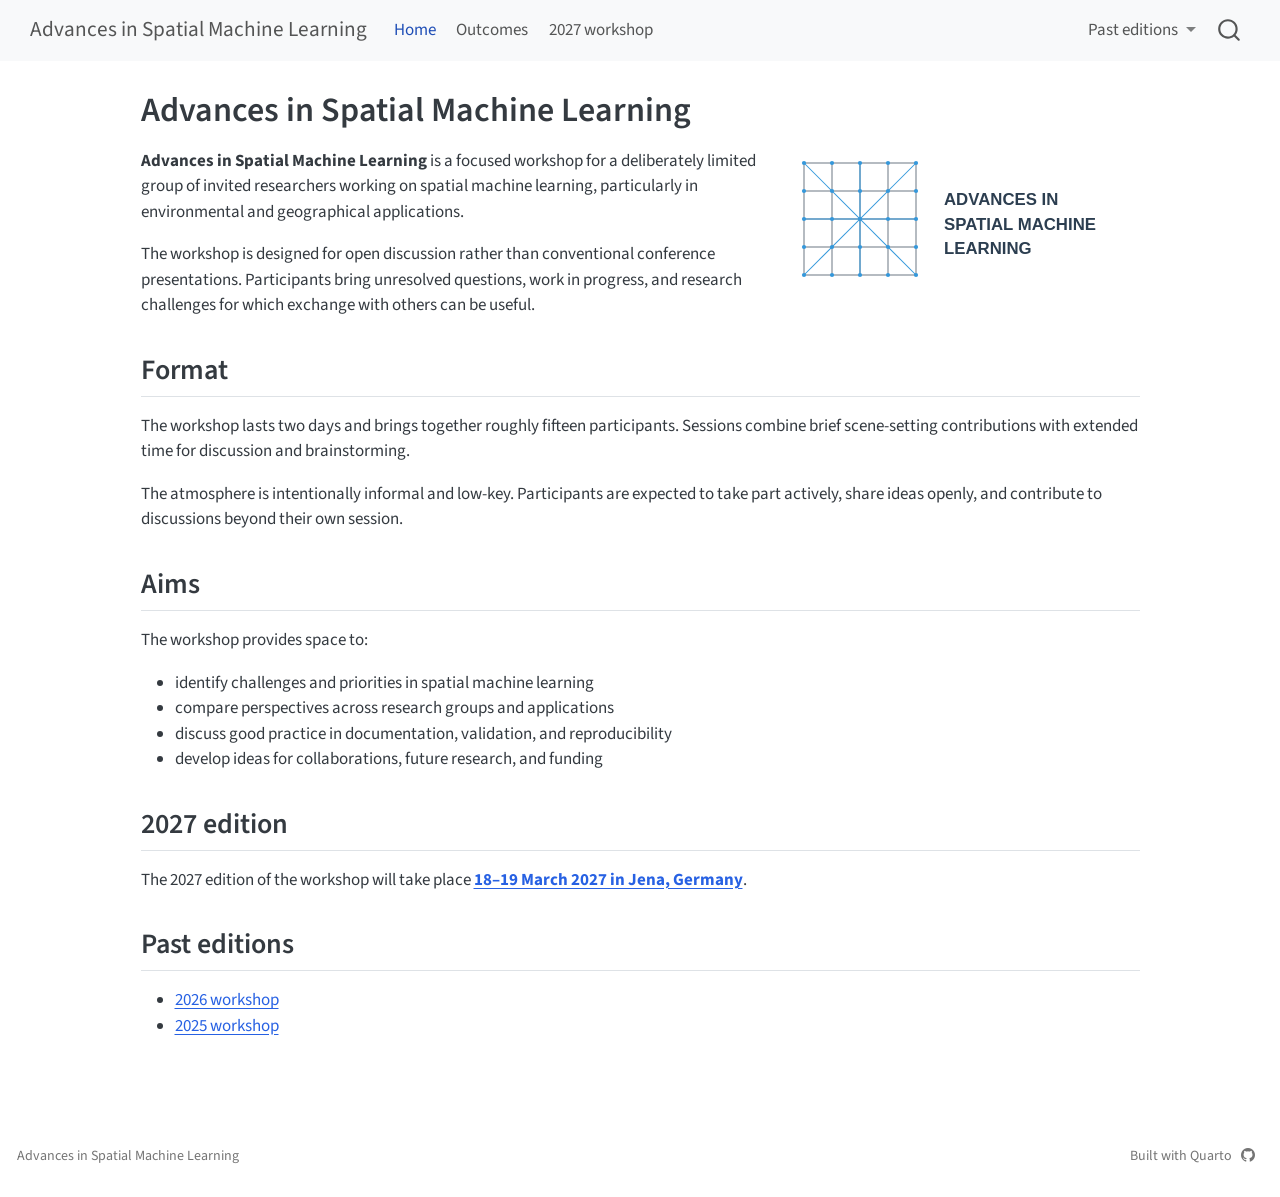
<file: index.html>
<!DOCTYPE html>
<html xmlns="http://www.w3.org/1999/xhtml" lang="en" xml:lang="en"><head>

<meta charset="utf-8">
<meta name="generator" content="quarto-1.11.9">

<meta name="viewport" content="width=device-width, initial-scale=1.0, user-scalable=yes">


<title>Advances in Spatial Machine Learning</title>
<style>
/* Default styles provided by pandoc.
** See https://pandoc.org/MANUAL.html#variables-for-html for config info.
*/
span.smallcaps{font-variant: small-caps;}
div.columns{display: flex; gap: 1.5em;}
div.column{flex: auto;}
@media screen {
div.columns{gap: min(4vw, 1.5em);}
div.column{overflow-x: auto;}
}
div.hanging-indent{margin-left: 1.5em; text-indent: -1.5em;}
ul.task-list{list-style: none;}
ul.task-list li input[type="checkbox"] {
  width: 0.8em;
  margin: 0 0.8em 0.2em -1em; /* quarto-specific, see https://github.com/quarto-dev/quarto-cli/issues/4556 */ 
  vertical-align: middle;
}
</style>


<script src="site_libs/quarto-nav/quarto-nav.js"></script>
<script src="site_libs/quarto-nav/headroom.min.js"></script>
<script src="site_libs/clipboard/clipboard.min.js"></script>
<script src="site_libs/quarto-search/autocomplete.umd.js"></script>
<script src="site_libs/quarto-search/fuse.min.js"></script>
<script src="site_libs/quarto-search/quarto-search.js"></script>
<meta name="quarto:offset" content="./">
<script src="site_libs/quarto-html/quarto.js" type="module"></script>
<script src="site_libs/quarto-html/tabsets/tabsets.js" type="module"></script>
<script src="site_libs/quarto-html/scrollable-regions/scrollable-regions.js" type="module"></script>
<script src="site_libs/quarto-html/popper.min.js"></script>
<script src="site_libs/quarto-html/tippy.umd.min.js"></script>
<script src="site_libs/quarto-html/anchor.min.js"></script>
<link href="site_libs/quarto-html/tippy.css" rel="stylesheet">
<link href="site_libs/quarto-html/quarto-syntax-highlighting-63b5708e65d6cd79cd7618c58d0c21e7.css" rel="stylesheet" id="quarto-text-highlighting-styles">
<script src="site_libs/bootstrap/bootstrap.min.js"></script>
<link href="site_libs/bootstrap/bootstrap-icons.css" rel="stylesheet">
<link href="site_libs/bootstrap/bootstrap-656bcca7f8d9086f250f7ab4b73faee2.min.css" rel="stylesheet" append-hash="true" id="quarto-bootstrap" data-mode="light">
<script id="quarto-search-options" type="application/json">{
  "location": "navbar",
  "copy-button": false,
  "collapse-after": 3,
  "panel-placement": "end",
  "type": "overlay",
  "limit": 50,
  "keyboard-shortcut": [
    "f",
    "/",
    "s"
  ],
  "show-item-context": false,
  "language": {
    "search-no-results-text": "No results",
    "search-matching-documents-text": "matching documents",
    "search-copy-link-title": "Copy link to search",
    "search-hide-matches-text": "Hide additional matches",
    "search-more-match-text": "more match in this document",
    "search-more-matches-text": "more matches in this document",
    "search-clear-button-title": "Clear",
    "search-text-placeholder": "",
    "search-detached-cancel-button-title": "Cancel",
    "search-submit-button-title": "Submit",
    "search-label": "Search"
  }
}</script>


<link rel="stylesheet" href="styles.css">
</head>

<body class="nav-fixed fullcontent quarto-light"><a id="quarto-skip-link" class="visually-hidden-focusable" href="#quarto-document-content">Skip to main content</a>

<div id="quarto-search-results"></div>
  <header id="quarto-header" class="headroom fixed-top">
    <nav class="navbar navbar-expand-lg " data-bs-theme="dark" aria-label="Site">
      <div class="navbar-container container-fluid">
      <div class="navbar-brand-container mx-auto">
    <a class="navbar-brand" href="./index.html">
    <span class="navbar-title">Advances in Spatial Machine Learning</span>
    </a>
  </div>
          <button class="navbar-toggler" type="button" data-bs-toggle="collapse" data-bs-target="#navbarCollapse" aria-controls="navbarCollapse" aria-expanded="false" aria-label="Toggle navigation" onclick="if (window.quartoToggleHeadroom) { window.quartoToggleHeadroom(); }">
  <span class="navbar-toggler-icon"></span>
</button>
          <div class="collapse navbar-collapse" id="navbarCollapse">
            <ul class="navbar-nav navbar-nav-scroll me-auto">
  <li class="nav-item">
    <a class="nav-link active" href="./index.html" aria-current="page"> 
<span class="menu-text">Home</span></a>
  </li>  
  <li class="nav-item">
    <a class="nav-link" href="./outcomes.html"> 
<span class="menu-text">Outcomes</span></a>
  </li>  
  <li class="nav-item">
    <a class="nav-link" href="./2027.html"> 
<span class="menu-text">2027 workshop</span></a>
  </li>  
</ul>
            <ul class="navbar-nav navbar-nav-scroll ms-auto">
  <li class="nav-item dropdown ">
    <a class="nav-link dropdown-toggle" href="#" id="nav-menu-past-editions" role="link" data-bs-toggle="dropdown" aria-expanded="false">
 <span class="menu-text">Past editions</span>
    </a>
    <ul class="dropdown-menu dropdown-menu-end" aria-labelledby="nav-menu-past-editions">    
        <li>
    <a class="dropdown-item" href="./2026.html">
 <span class="dropdown-text">2026 workshop</span></a>
  </li>  
        <li>
    <a class="dropdown-item" href="./2025.html">
 <span class="dropdown-text">2025 workshop</span></a>
  </li>  
    </ul>
  </li>
</ul>
          </div> <!-- /navcollapse -->
            <div class="quarto-navbar-tools">
</div>
            <div id="quarto-search" class="" title="Search"></div>
      </div> <!-- /container-fluid -->
    </nav>
</header>
<!-- content -->
<div id="quarto-content" class="quarto-container page-columns page-rows-contents page-layout-article page-navbar">
<!-- sidebar -->
<!-- margin-sidebar -->
    
<!-- main -->
<main class="content" id="quarto-document-content" tabindex="-1">

<header id="title-block-header" class="quarto-title-block default">
<div class="quarto-title">
<h1 class="title">Advances in Spatial Machine Learning</h1>
</div>



<div class="quarto-title-meta">

    
  
    
  </div>
  


</header>


<p><img src="figs/spatial-ml-logo-horizontal.svg" align="right" alt="Advances in Spatial Machine Learning workshop logo" width="350"></p>
<p><strong>Advances in Spatial Machine Learning</strong> is a focused workshop for a deliberately limited group of invited researchers working on spatial machine learning, particularly in environmental and geographical applications.</p>
<p>The workshop is designed for open discussion rather than conventional conference presentations. Participants bring unresolved questions, work in progress, and research challenges for which exchange with others can be useful.</p>
<section id="format" class="level2">
<h2 class="anchored" data-anchor-id="format">Format</h2>
<p>The workshop lasts two days and brings together roughly fifteen participants. <!--It includes six focused working sessions, an introduction, and a concluding discussion.--> Sessions combine brief scene-setting contributions with extended time for discussion and brainstorming.</p>
<p>The atmosphere is intentionally informal and low-key. Participants are expected to take part actively, share ideas openly, and contribute to discussions beyond their own session.</p>
</section>
<section id="aims" class="level2">
<h2 class="anchored" data-anchor-id="aims">Aims</h2>
<p>The workshop provides space to:</p>
<ul>
<li>identify challenges and priorities in spatial machine learning</li>
<li>compare perspectives across research groups and applications</li>
<li>discuss good practice in documentation, validation, and reproducibility</li>
<li>develop ideas for collaborations, future research, and funding</li>
</ul>
</section>
<section id="edition" class="level2">
<h2 class="anchored" data-anchor-id="edition">2027 edition</h2>
<p>The 2027 edition of the workshop will take place <a href="./2027.html"><strong>18–19 March 2027 in Jena, Germany</strong></a>.</p>
</section>
<section id="past-editions" class="level2">
<h2 class="anchored" data-anchor-id="past-editions">Past editions</h2>
<ul>
<li><a href="./2026.html">2026 workshop</a></li>
<li><a href="./2025.html">2025 workshop</a></li>
</ul>


</section>

</main> <!-- /main -->
<script id="quarto-html-after-body" type="application/javascript">
  window.document.addEventListener("DOMContentLoaded", function (event) {
    const icon = "";
    const anchorJS = new window.AnchorJS();
    anchorJS.options = {
      placement: 'right',
      icon: icon
    };
    anchorJS.add('.anchored');
    const isCodeAnnotation = (el) => {
      for (const clz of el.classList) {
        if (clz.startsWith('code-annotation-')) {                     
          return true;
        }
      }
      return false;
    }
    const onCopySuccess = function(e) {
      // button target
      const button = e.trigger;
      // don't keep focus
      button.blur();
      // flash "checked"
      button.classList.add('code-copy-button-checked');
      var currentTitle = button.getAttribute("title");
      button.setAttribute("title", "Copied!");
      let tooltip;
      if (window.bootstrap) {
        button.setAttribute("data-bs-toggle", "tooltip");
        button.setAttribute("data-bs-placement", "left");
        button.setAttribute("data-bs-title", "Copied!");
        tooltip = new bootstrap.Tooltip(button, 
          { trigger: "manual", 
            customClass: "code-copy-button-tooltip",
            offset: [0, -8]});
        tooltip.show();    
      }
      setTimeout(function() {
        if (tooltip) {
          tooltip.hide();
          button.removeAttribute("data-bs-title");
          button.removeAttribute("data-bs-toggle");
          button.removeAttribute("data-bs-placement");
        }
        button.setAttribute("title", currentTitle);
        button.classList.remove('code-copy-button-checked');
      }, 1000);
      // clear code selection
      e.clearSelection();
    }
    const getTextToCopy = function(trigger) {
      const outerScaffold = trigger.parentElement.cloneNode(true);
      const codeEl = outerScaffold.querySelector('code');
      for (const childEl of codeEl.children) {
        if (isCodeAnnotation(childEl)) {
          childEl.remove();
        }
      }
      return codeEl.innerText;
    }
    const clipboard = new window.ClipboardJS('.code-copy-button:not([data-in-quarto-modal])', {
      text: getTextToCopy
    });
    clipboard.on('success', onCopySuccess);
    if (window.document.getElementById('quarto-embedded-source-code-modal')) {
      const clipboardModal = new window.ClipboardJS('.code-copy-button[data-in-quarto-modal]', {
        text: getTextToCopy,
        container: window.document.getElementById('quarto-embedded-source-code-modal')
      });
      clipboardModal.on('success', onCopySuccess);
    }
      var localhostRegex = new RegExp(/^(?:http|https):\/\/localhost\:?[0-9]*\//);
      var mailtoRegex = new RegExp(/^mailto:/);
        var filterRegex = new RegExp("https:\/\/advsml\.github\.io\/");
      var isInternal = (href) => {
          return filterRegex.test(href) || localhostRegex.test(href) || mailtoRegex.test(href);
      }
      // Inspect non-navigation links and adorn them if external
      window.quartoDecorateExternalLinks = function (root) {
     var links = (root || window.document).querySelectorAll('a[href]:not(.nav-link):not(.navbar-brand):not(.toc-action):not(.sidebar-link):not(.sidebar-item-toggle):not(.pagination-link):not(.no-external):not([aria-hidden]):not(.dropdown-item):not(.quarto-navigation-tool):not(.about-link)');
      for (var i=0; i<links.length; i++) {
        const link = links[i];
        if (!isInternal(link.href)) {
          // undo the damage that might have been done by quarto-nav.js in the case of
          // links that we want to consider external
          if (link.dataset.originalHref !== undefined) {
            link.href = link.dataset.originalHref;
          }
          if (!link.classList.contains('no-external-icon')) {
          }
        }
      }
      };
      window.quartoDecorateExternalLinks(window.document);
    // Esc closes the popup (WCAG 1.4.13) and focus leaving both trigger and
    // popup closes it (WCAG 2.4.11); tippy handles neither for interactive popups.
    const hideOnEscAndFocusOut = {
      name: 'hideOnEscAndFocusOut',
      defaultValue: true,
      fn(instance) {
        const dismiss = () => {
          // A show scheduled by the trigger delay would otherwise reopen it
          instance.clearDelayTimeouts();
          instance.hide();
        };
        const onKeyDown = (event) => {
          if (event.key !== 'Escape') {
            return;
          }
          // Keep Esc from also reaching page handlers (e.g. reveal.js overview),
          // except an open reveal.js slide menu, which Esc should close too.
          // The menu handles keys only when its keyboard option is on.
          const menuHandlesEsc = window.Reveal?.getPlugin?.('menu')?.isOpen() &&
            window.Reveal.getConfig().menu?.keyboard !== false;
          if (!menuHandlesEsc) {
            event.stopPropagation();
          }
          if (instance.popper.contains(window.document.activeElement)) {
            // Disabled while refocusing so the focus trigger does not reopen it
            instance.disable();
            instance.reference.focus();
            instance.enable();
          }
          dismiss();
        };
        const onFocusOut = (event) => {
          const target = event.relatedTarget;
          if (target && !instance.reference.contains(target) &&
              !instance.popper.contains(target)) {
            dismiss();
          }
        };
        // On the trigger too: a click trigger (code-annotations: select) has no
        // blur handling. Attached for the instance's lifetime so leaving the
        // trigger also cancels a show still pending on the trigger delay.
        instance.reference.addEventListener('focusout', onFocusOut);
        return {
          onShow() {
            window.document.addEventListener('keydown', onKeyDown, true);
            instance.popper.addEventListener('focusout', onFocusOut);
          },
          onHide() {
            window.document.removeEventListener('keydown', onKeyDown, true);
            instance.popper.removeEventListener('focusout', onFocusOut);
          },
          onDestroy() {
            instance.reference.removeEventListener('focusout', onFocusOut);
          },
        };
      },
    };
    function tippyHover(el, contentFn, onTriggerFn, onUntriggerFn) {
      const config = {
        allowHTML: true,
        maxWidth: 500,
        delay: 100,
        arrow: false,
        appendTo: function(el) {
            return el.parentElement;
        },
        interactive: true,
        interactiveBorder: 10,
        theme: 'quarto',
        placement: 'bottom-start',
        plugins: [hideOnEscAndFocusOut],
      };
      if (contentFn) {
        config.content = contentFn;
      }
      if (onTriggerFn) {
        config.onTrigger = onTriggerFn;
      }
      if (onUntriggerFn) {
        config.onUntrigger = onUntriggerFn;
      }
      window.tippy(el, config); 
    }
    const noterefs = window.document.querySelectorAll('a[role="doc-noteref"]');
    for (var i=0; i<noterefs.length; i++) {
      const ref = noterefs[i];
      tippyHover(ref, function() {
        // use id or data attribute instead here
        let href = ref.getAttribute('data-footnote-href') || ref.getAttribute('href');
        try { href = new URL(href).hash; } catch {}
        const id = href.replace(/^#\/?/, "");
        const note = window.document.getElementById(id);
        if (note) {
          return note.innerHTML;
        } else {
          return "";
        }
      });
    }
    const xrefs = window.document.querySelectorAll('a.quarto-xref');
    const processXRef = (id, note) => {
      // Strip column container classes
      const stripColumnClz = (el) => {
        el.classList.remove("page-full", "page-columns");
        if (el.children) {
          for (const child of el.children) {
            stripColumnClz(child);
          }
        }
      }
      stripColumnClz(note)
      if (id === null || id.startsWith('sec-')) {
        // Special case sections, only their first couple elements
        const container = document.createElement("div");
        if (note.children && note.children.length > 2) {
          container.appendChild(note.children[0].cloneNode(true));
          for (let i = 1; i < note.children.length; i++) {
            const child = note.children[i];
            if (child.tagName === "P" && child.innerText === "") {
              continue;
            } else {
              container.appendChild(child.cloneNode(true));
              break;
            }
          }
          if (window.Quarto?.typesetMath) {
            window.Quarto.typesetMath(container);
          }
          return container.innerHTML
        } else {
          if (window.Quarto?.typesetMath) {
            window.Quarto.typesetMath(note);
          }
          return note.innerHTML;
        }
      } else {
        // Remove any anchor links if they are present
        const anchorLink = note.querySelector('a.anchorjs-link');
        if (anchorLink) {
          anchorLink.remove();
        }
        if (window.Quarto?.typesetMath) {
          window.Quarto.typesetMath(note);
        }
        if (note.classList.contains("callout")) {
          return note.outerHTML;
        } else {
          return note.innerHTML;
        }
      }
    }
    for (var i=0; i<xrefs.length; i++) {
      const xref = xrefs[i];
      tippyHover(xref, undefined, function(instance) {
        instance.disable();
        let url = xref.getAttribute('href');
        let hash = undefined; 
        if (url.startsWith('#')) {
          hash = url;
        } else {
          try { hash = new URL(url).hash; } catch {}
        }
        if (hash) {
          const id = hash.replace(/^#\/?/, "");
          const note = window.document.getElementById(id);
          if (note !== null) {
            try {
              const html = processXRef(id, note.cloneNode(true));
              instance.setContent(html);
            } finally {
              instance.enable();
              instance.show();
            }
          } else {
            // See if we can fetch this
            fetch(url.split('#')[0])
            .then(res => res.text())
            .then(html => {
              const parser = new DOMParser();
              const htmlDoc = parser.parseFromString(html, "text/html");
              const note = htmlDoc.getElementById(id);
              if (note !== null) {
                const html = processXRef(id, note);
                instance.setContent(html);
              } 
            }).finally(() => {
              instance.enable();
              instance.show();
            });
          }
        } else {
          // See if we can fetch a full url (with no hash to target)
          // This is a special case and we should probably do some content thinning / targeting
          fetch(url)
          .then(res => res.text())
          .then(html => {
            const parser = new DOMParser();
            const htmlDoc = parser.parseFromString(html, "text/html");
            const note = htmlDoc.querySelector('main.content');
            if (note !== null) {
              // This should only happen for chapter cross references
              // (since there is no id in the URL)
              // remove the first header
              if (note.children.length > 0 && note.children[0].tagName === "HEADER") {
                note.children[0].remove();
              }
              const html = processXRef(null, note);
              instance.setContent(html);
            } 
          }).finally(() => {
            instance.enable();
            instance.show();
          });
        }
      }, function(instance) {
      });
    }
        let selectedAnnoteEl;
        const selectorForAnnotation = ( cell, annotation) => {
          let cellAttr = 'data-code-cell="' + cell + '"';
          let lineAttr = 'data-code-annotation="' +  annotation + '"';
          const selector = 'span[' + cellAttr + '][' + lineAttr + ']';
          return selector;
        }
        const selectCodeLines = (annoteEl) => {
          const doc = window.document;
          const targetCell = annoteEl.getAttribute("data-target-cell");
          const targetAnnotation = annoteEl.getAttribute("data-target-annotation");
          const annoteSpan = window.document.querySelector(selectorForAnnotation(targetCell, targetAnnotation));
          const lines = annoteSpan.getAttribute("data-code-lines").split(",");
          const lineIds = lines.map((line) => {
            return targetCell + "-" + line;
          })
          // Each band is positioned against its own containing block, which is
          // not the offsetParent of the lines, so place it from client rects.
          const placeBand = (band, firstEl, lastEl, codeBlock) => {
            const container = band.offsetParent;
            if (container === null) {
              return;
            }
            const containerRect = container.getBoundingClientRect();
            // Reveal.js scales slides with a transform, so convert client
            // pixels back to the CSS pixels of the container.
            const scale = containerRect.height / container.offsetHeight || 1;
            const firstRect = firstEl.getBoundingClientRect();
            const lastRect = lastEl.getBoundingClientRect();
            const top = (firstRect.top - containerRect.top) / scale - container.clientTop + container.scrollTop;
            const height = (lastRect.bottom - firstRect.top) / scale;
            band.style.top = top - 2 + "px";
            band.style.height = height + 4 + "px";
            if (codeBlock) {
              // Without the copy button wrapper, the containing block is wider
              // than the code block, so span the code block explicitly.
              const blockRect = codeBlock.getBoundingClientRect();
              band.style.left = (blockRect.left - containerRect.left) / scale - container.clientLeft + container.scrollLeft + "px";
              band.style.width = blockRect.width / scale + "px";
            }
          };
          if (lineIds.length > 0) {
            const el = window.document.getElementById(lineIds[0]);
            const lastEl = window.document.getElementById(lineIds[lineIds.length - 1]);
            const parent = el.parentElement.parentElement;
            // cook up a div (if necessary) and position it
            let div = window.document.getElementById("code-annotation-line-highlight");
            if (div === null) {
              div = window.document.createElement("div");
              div.setAttribute("id", "code-annotation-line-highlight");
              div.style.position = 'absolute';
              parent.appendChild(div);
            }
            placeBand(div, el, lastEl, parent.closest("div.sourceCode") || parent);
            let gutterDiv = window.document.getElementById("code-annotation-line-highlight-gutter");
            if (gutterDiv === null) {
              gutterDiv = window.document.createElement("div");
              gutterDiv.setAttribute("id", "code-annotation-line-highlight-gutter");
              gutterDiv.style.position = 'absolute';
              const codeCell = window.document.getElementById(targetCell);
              const gutter = codeCell.querySelector('.code-annotation-gutter');
              gutter.appendChild(gutterDiv);
            }
            placeBand(gutterDiv, el, lastEl);
            selectedAnnoteEl = annoteEl;
          }
        };
        const unselectCodeLines = () => {
          const elementsIds = ["code-annotation-line-highlight", "code-annotation-line-highlight-gutter"];
          elementsIds.forEach((elId) => {
            const div = window.document.getElementById(elId);
            if (div) {
              div.remove();
            }
          });
          selectedAnnoteEl = undefined;
        };
          // Handle positioning of the toggle
      window.addEventListener(
        "resize",
        throttle(() => {
          elRect = undefined;
          if (selectedAnnoteEl) {
            selectCodeLines(selectedAnnoteEl);
          }
        }, 10)
      );
      function throttle(fn, ms) {
      let throttle = false;
      let timer;
        return (...args) => {
          if(!throttle) { // first call gets through
              fn.apply(this, args);
              throttle = true;
          } else { // all the others get throttled
              if(timer) clearTimeout(timer); // cancel #2
              timer = setTimeout(() => {
                fn.apply(this, args);
                timer = throttle = false;
              }, ms);
          }
        };
      }
        // Attach click handler to the DT
        const annoteDls = window.document.querySelectorAll('dt[data-target-cell]');
        for (const annoteDlNode of annoteDls) {
          annoteDlNode.addEventListener('click', (event) => {
            const clickedEl = event.target;
            if (clickedEl !== selectedAnnoteEl) {
              unselectCodeLines();
              const activeEl = window.document.querySelector('dt[data-target-cell].code-annotation-active');
              if (activeEl) {
                activeEl.classList.remove('code-annotation-active');
              }
              selectCodeLines(clickedEl);
              clickedEl.classList.add('code-annotation-active');
            } else {
              // Unselect the line
              unselectCodeLines();
              clickedEl.classList.remove('code-annotation-active');
            }
          });
        }
    const findCites = (el) => {
      const parentEl = el.parentElement;
      if (parentEl) {
        const cites = parentEl.dataset.cites;
        if (cites) {
          return {
            el,
            cites: cites.split(' ')
          };
        } else {
          return findCites(el.parentElement)
        }
      } else {
        return undefined;
      }
    };
    var bibliorefs = window.document.querySelectorAll('a[role="doc-biblioref"]');
    for (var i=0; i<bibliorefs.length; i++) {
      const ref = bibliorefs[i];
      const citeInfo = findCites(ref);
      if (citeInfo) {
        tippyHover(citeInfo.el, function() {
          var popup = window.document.createElement('div');
          citeInfo.cites.forEach(function(cite) {
            var citeDiv = window.document.createElement('div');
            citeDiv.classList.add('hanging-indent');
            citeDiv.classList.add('csl-entry');
            var biblioDiv = window.document.getElementById('ref-' + cite);
            if (biblioDiv) {
              citeDiv.innerHTML = biblioDiv.innerHTML;
            }
            popup.appendChild(citeDiv);
          });
          return popup.innerHTML;
        });
      }
    }
  });
  </script>
  <script type="application/javascript">
  window.quartoScrollableRegionsLabels = {"code":"Scrollable code","output":"Scrollable output"};
  </script>
</div> <!-- /content -->
<footer class="footer">
  <div class="nav-footer">
    <div class="nav-footer-left">
<p>Advances in Spatial Machine Learning</p>
</div>   
    <div class="nav-footer-center">
      &nbsp;
    </div>
    <div class="nav-footer-right">
      <ul class="footer-items list-unstyled">
    <li class="nav-item">
 Built with Quarto
  </li>  
    <li class="nav-item compact">
    <a class="nav-link" href="https://github.com/advsml/advsml.github.io">
      <i class="bi bi-github" role="img">
</i> 
    </a>
  </li>  
</ul>
    </div>
  </div>
</footer>




</body></html>
</file>
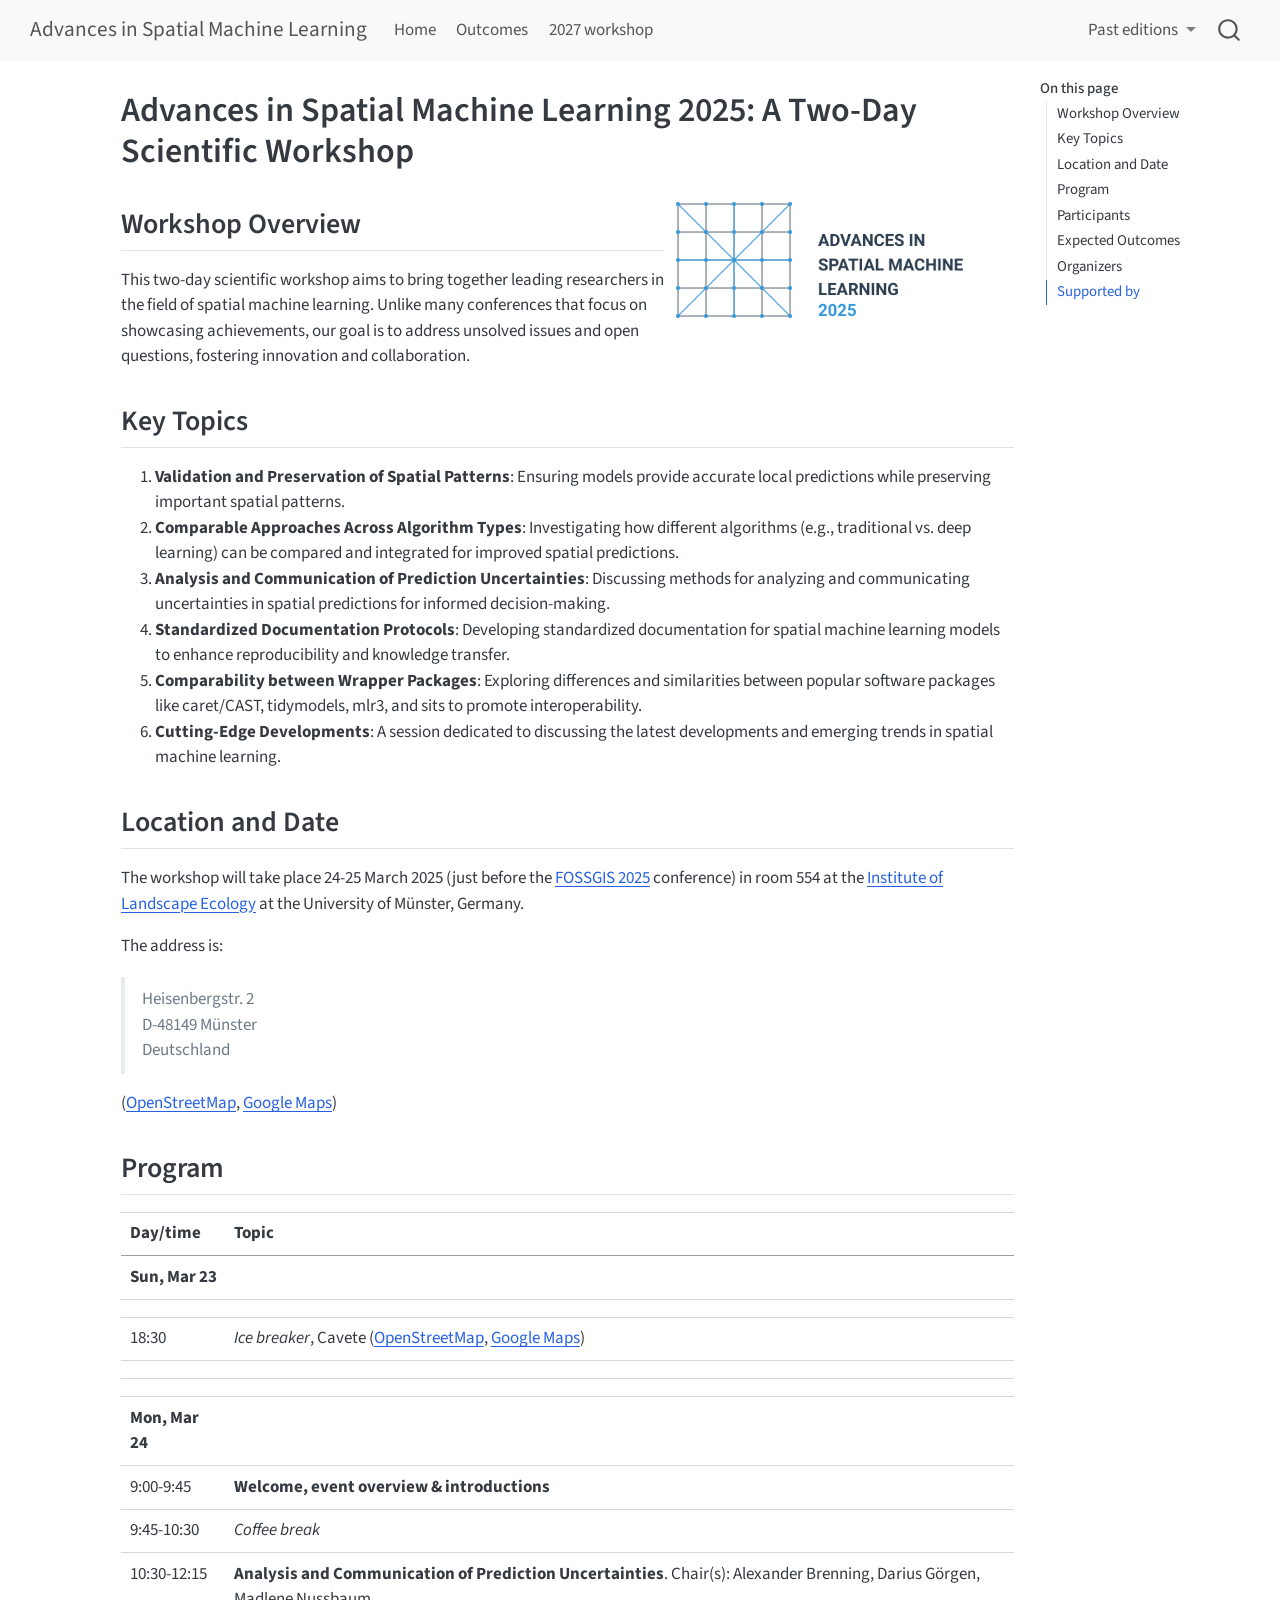
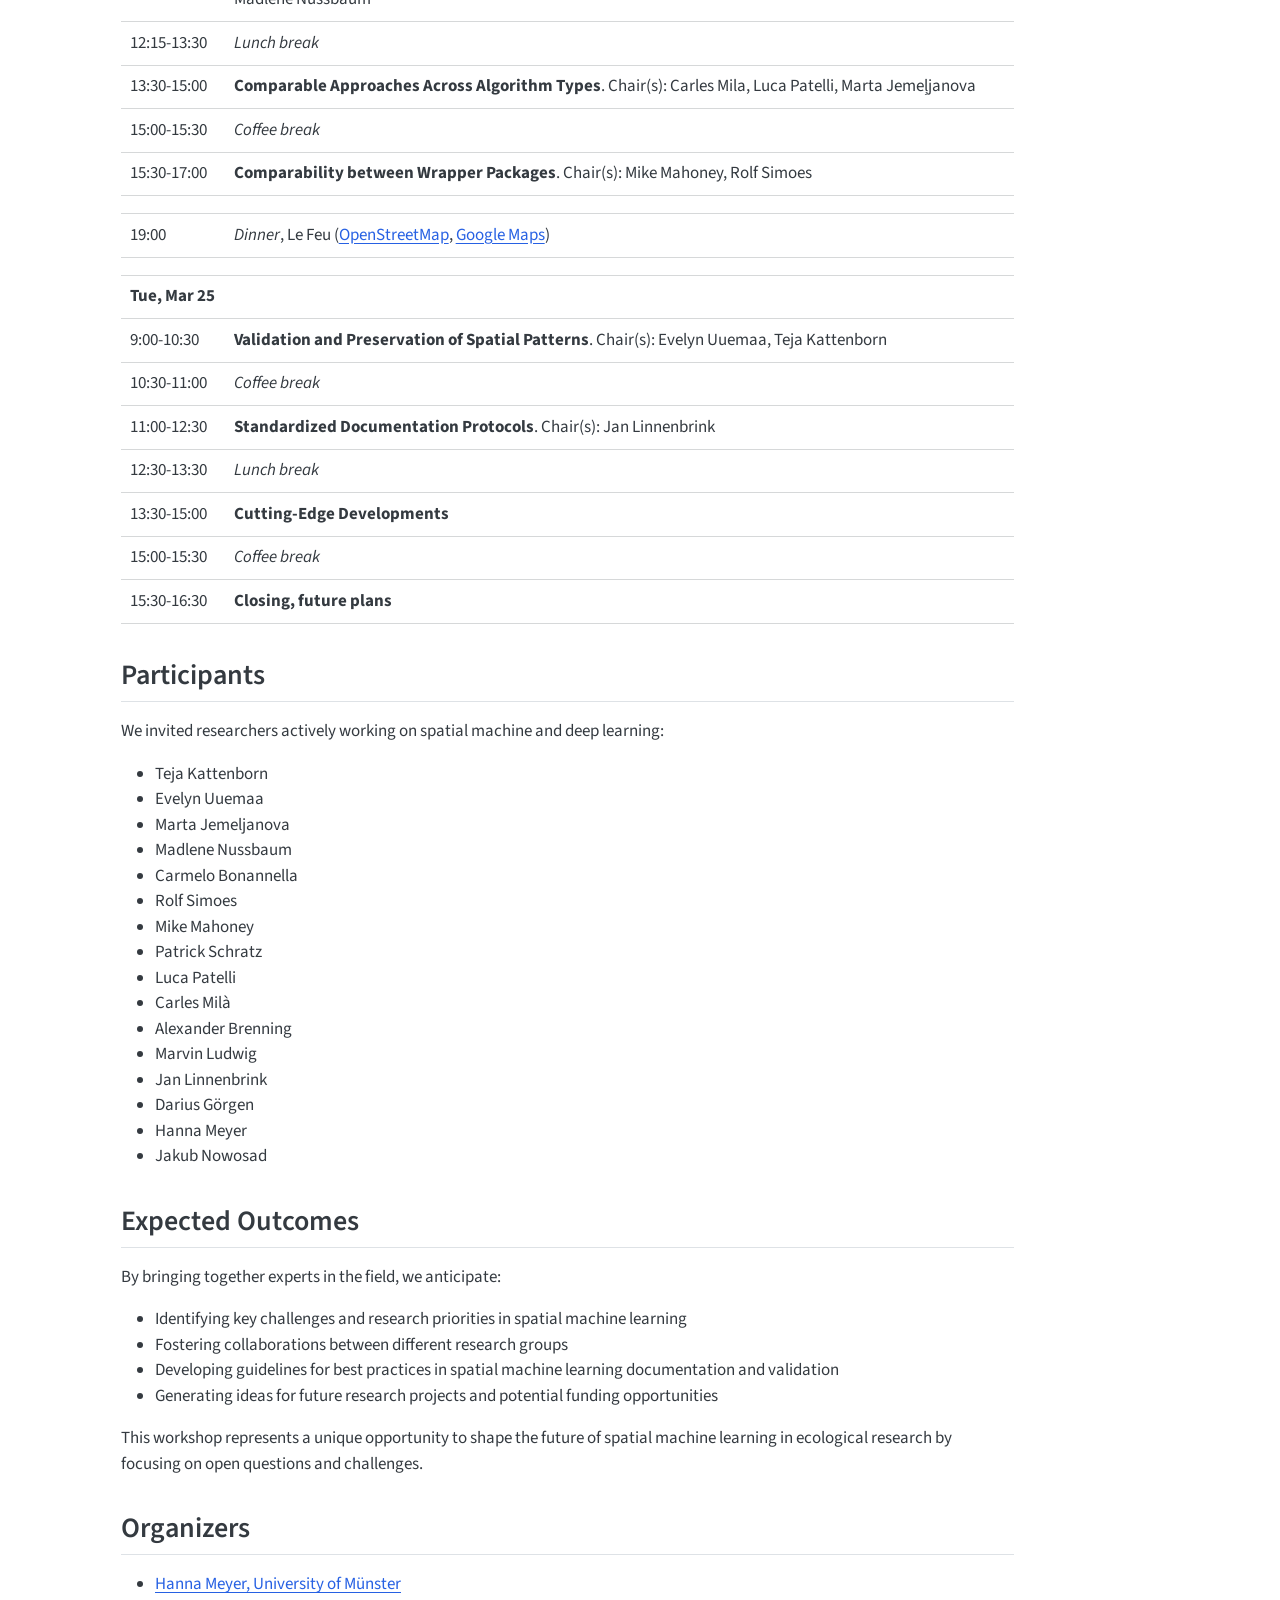
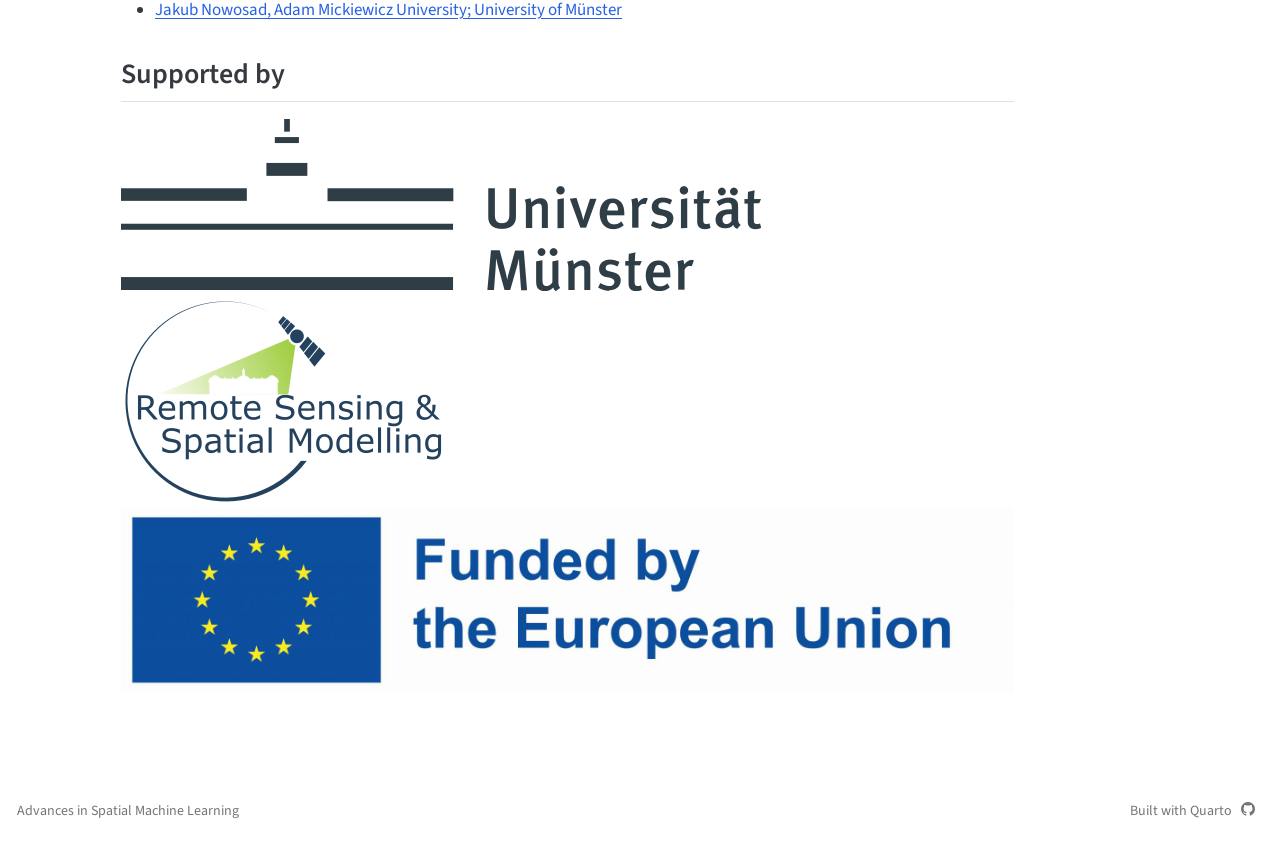
<file: 2025.html>
<!DOCTYPE html>
<html xmlns="http://www.w3.org/1999/xhtml" lang="en" xml:lang="en"><head>

<meta charset="utf-8">
<meta name="generator" content="quarto-1.11.9">

<meta name="viewport" content="width=device-width, initial-scale=1.0, user-scalable=yes">


<title>Advances in Spatial Machine Learning 2025: A Two-Day Scientific Workshop – Advances in Spatial Machine Learning</title>
<style>
/* Default styles provided by pandoc.
** See https://pandoc.org/MANUAL.html#variables-for-html for config info.
*/
span.smallcaps{font-variant: small-caps;}
div.columns{display: flex; gap: 1.5em;}
div.column{flex: auto;}
@media screen {
div.columns{gap: min(4vw, 1.5em);}
div.column{overflow-x: auto;}
}
div.hanging-indent{margin-left: 1.5em; text-indent: -1.5em;}
ul.task-list{list-style: none;}
ul.task-list li input[type="checkbox"] {
  width: 0.8em;
  margin: 0 0.8em 0.2em -1em; /* quarto-specific, see https://github.com/quarto-dev/quarto-cli/issues/4556 */ 
  vertical-align: middle;
}
</style>


<script src="site_libs/quarto-nav/quarto-nav.js"></script>
<script src="site_libs/quarto-nav/headroom.min.js"></script>
<script src="site_libs/clipboard/clipboard.min.js"></script>
<script src="site_libs/quarto-search/autocomplete.umd.js"></script>
<script src="site_libs/quarto-search/fuse.min.js"></script>
<script src="site_libs/quarto-search/quarto-search.js"></script>
<meta name="quarto:offset" content="./">
<script src="site_libs/quarto-html/quarto.js" type="module"></script>
<script src="site_libs/quarto-html/tabsets/tabsets.js" type="module"></script>
<script src="site_libs/quarto-html/scrollable-regions/scrollable-regions.js" type="module"></script>
<script src="site_libs/quarto-html/popper.min.js"></script>
<script src="site_libs/quarto-html/tippy.umd.min.js"></script>
<script src="site_libs/quarto-html/anchor.min.js"></script>
<link href="site_libs/quarto-html/tippy.css" rel="stylesheet">
<link href="site_libs/quarto-html/quarto-syntax-highlighting-63b5708e65d6cd79cd7618c58d0c21e7.css" rel="stylesheet" id="quarto-text-highlighting-styles">
<script src="site_libs/bootstrap/bootstrap.min.js"></script>
<link href="site_libs/bootstrap/bootstrap-icons.css" rel="stylesheet">
<link href="site_libs/bootstrap/bootstrap-656bcca7f8d9086f250f7ab4b73faee2.min.css" rel="stylesheet" append-hash="true" id="quarto-bootstrap" data-mode="light">
<script id="quarto-search-options" type="application/json">{
  "location": "navbar",
  "copy-button": false,
  "collapse-after": 3,
  "panel-placement": "end",
  "type": "overlay",
  "limit": 50,
  "keyboard-shortcut": [
    "f",
    "/",
    "s"
  ],
  "show-item-context": false,
  "language": {
    "search-no-results-text": "No results",
    "search-matching-documents-text": "matching documents",
    "search-copy-link-title": "Copy link to search",
    "search-hide-matches-text": "Hide additional matches",
    "search-more-match-text": "more match in this document",
    "search-more-matches-text": "more matches in this document",
    "search-clear-button-title": "Clear",
    "search-text-placeholder": "",
    "search-detached-cancel-button-title": "Cancel",
    "search-submit-button-title": "Submit",
    "search-label": "Search"
  }
}</script>


<link rel="stylesheet" href="styles.css">
</head>

<body class="nav-fixed quarto-light"><a id="quarto-skip-link" class="visually-hidden-focusable" href="#quarto-document-content">Skip to main content</a>

<div id="quarto-search-results"></div>
  <header id="quarto-header" class="headroom fixed-top">
    <nav class="navbar navbar-expand-lg " data-bs-theme="dark" aria-label="Site">
      <div class="navbar-container container-fluid">
      <div class="navbar-brand-container mx-auto">
    <a class="navbar-brand" href="./index.html">
    <span class="navbar-title">Advances in Spatial Machine Learning</span>
    </a>
  </div>
          <button class="navbar-toggler" type="button" data-bs-toggle="collapse" data-bs-target="#navbarCollapse" aria-controls="navbarCollapse" aria-expanded="false" aria-label="Toggle navigation" onclick="if (window.quartoToggleHeadroom) { window.quartoToggleHeadroom(); }">
  <span class="navbar-toggler-icon"></span>
</button>
          <div class="collapse navbar-collapse" id="navbarCollapse">
            <ul class="navbar-nav navbar-nav-scroll me-auto">
  <li class="nav-item">
    <a class="nav-link" href="./index.html"> 
<span class="menu-text">Home</span></a>
  </li>  
  <li class="nav-item">
    <a class="nav-link" href="./outcomes.html"> 
<span class="menu-text">Outcomes</span></a>
  </li>  
  <li class="nav-item">
    <a class="nav-link" href="./2027.html"> 
<span class="menu-text">2027 workshop</span></a>
  </li>  
</ul>
            <ul class="navbar-nav navbar-nav-scroll ms-auto">
  <li class="nav-item dropdown ">
    <a class="nav-link dropdown-toggle" href="#" id="nav-menu-past-editions" role="link" data-bs-toggle="dropdown" aria-expanded="false">
 <span class="menu-text">Past editions</span>
    </a>
    <ul class="dropdown-menu dropdown-menu-end" aria-labelledby="nav-menu-past-editions">    
        <li>
    <a class="dropdown-item" href="./2026.html">
 <span class="dropdown-text">2026 workshop</span></a>
  </li>  
        <li>
    <a class="dropdown-item" href="./2025.html">
 <span class="dropdown-text">2025 workshop</span></a>
  </li>  
    </ul>
  </li>
</ul>
          </div> <!-- /navcollapse -->
            <div class="quarto-navbar-tools">
</div>
            <div id="quarto-search" class="" title="Search"></div>
      </div> <!-- /container-fluid -->
    </nav>
</header>
<!-- content -->
<div id="quarto-content" class="quarto-container page-columns page-rows-contents page-layout-article page-navbar">
<!-- sidebar -->
<!-- margin-sidebar -->
    <div id="quarto-margin-sidebar" class="sidebar margin-sidebar">
        <nav id="TOC" role="doc-toc" aria-labelledby="toc-title" class="toc-active">
    <h2 id="toc-title">On this page</h2>
   
  <ul>
  <li><a href="#workshop-overview" id="toc-workshop-overview" class="nav-link active" data-scroll-target="#workshop-overview">Workshop Overview</a></li>
  <li><a href="#key-topics" id="toc-key-topics" class="nav-link" data-scroll-target="#key-topics">Key Topics</a></li>
  <li><a href="#location-and-date" id="toc-location-and-date" class="nav-link" data-scroll-target="#location-and-date">Location and Date</a></li>
  <li><a href="#program" id="toc-program" class="nav-link" data-scroll-target="#program">Program</a></li>
  <li><a href="#participants" id="toc-participants" class="nav-link" data-scroll-target="#participants">Participants</a></li>
  <li><a href="#expected-outcomes" id="toc-expected-outcomes" class="nav-link" data-scroll-target="#expected-outcomes">Expected Outcomes</a></li>
  <li><a href="#organizers" id="toc-organizers" class="nav-link" data-scroll-target="#organizers">Organizers</a></li>
  <li><a href="#supported-by" id="toc-supported-by" class="nav-link" data-scroll-target="#supported-by">Supported by</a></li>
  </ul>
</nav>
    </div>
<!-- main -->
<main class="content" id="quarto-document-content" tabindex="-1">

<header id="title-block-header" class="quarto-title-block default">
<div class="quarto-title">
<h1 class="title">Advances in Spatial Machine Learning 2025: A Two-Day Scientific Workshop</h1>
</div>



<div class="quarto-title-meta">

    
  
    
  </div>
  


</header>


<p><img src="figs/spatial-ml-logo-horizontal2025.png" align="right" alt="" width="350"></p>
<section id="workshop-overview" class="level2">
<h2 class="anchored" data-anchor-id="workshop-overview">Workshop Overview</h2>
<p>This two-day scientific workshop aims to bring together leading researchers in the field of spatial machine learning. Unlike many conferences that focus on showcasing achievements, our goal is to address unsolved issues and open questions, fostering innovation and collaboration.</p>
</section>
<section id="key-topics" class="level2">
<h2 class="anchored" data-anchor-id="key-topics">Key Topics</h2>
<ol type="1">
<li><strong>Validation and Preservation of Spatial Patterns</strong>: Ensuring models provide accurate local predictions while preserving important spatial patterns.</li>
<li><strong>Comparable Approaches Across Algorithm Types</strong>: Investigating how different algorithms (e.g., traditional vs.&nbsp;deep learning) can be compared and integrated for improved spatial predictions.</li>
<li><strong>Analysis and Communication of Prediction Uncertainties</strong>: Discussing methods for analyzing and communicating uncertainties in spatial predictions for informed decision-making.</li>
<li><strong>Standardized Documentation Protocols</strong>: Developing standardized documentation for spatial machine learning models to enhance reproducibility and knowledge transfer.</li>
<li><strong>Comparability between Wrapper Packages</strong>: Exploring differences and similarities between popular software packages like caret/CAST, tidymodels, mlr3, and sits to promote interoperability.</li>
<li><strong>Cutting-Edge Developments</strong>: A session dedicated to discussing the latest developments and emerging trends in spatial machine learning.</li>
</ol>
</section>
<section id="location-and-date" class="level2">
<h2 class="anchored" data-anchor-id="location-and-date">Location and Date</h2>
<p>The workshop will take place 24-25 March 2025 (just before the <a href="https://fossgis-konferenz.de/2025/">FOSSGIS 2025</a> conference) in room 554 at the <a href="https://www.uni-muenster.de/Landschaftsoekologie/en/index.html">Institute of Landscape Ecology</a> at the University of Münster, Germany.</p>
<p>The address is:</p>
<blockquote class="blockquote">
<p>Heisenbergstr. 2<br> D-48149 Münster<br> Deutschland<br></p>
</blockquote>
<p>(<a href="https://www.openstreetmap.org/node/2122669361#map=19/51.969496/7.595801">OpenStreetMap</a>, <a href="https://maps.app.goo.gl/xnPyqwSmXPi2EDvd8">Google Maps</a>)</p>
</section>
<section id="program" class="level2">
<h2 class="anchored" data-anchor-id="program">Program</h2>
<table class="caption-top table">
<thead>
<tr class="header">
<th>Day/time</th>
<th>Topic</th>
</tr>
</thead>
<tbody>
<tr class="odd">
<td><strong>Sun, Mar 23</strong></td>
<td></td>
</tr>
<tr class="even">
<td></td>
<td></td>
</tr>
<tr class="odd">
<td>18:30</td>
<td><em>Ice breaker</em>, Cavete (<a href="https://www.openstreetmap.org/way/251734927">OpenStreetMap</a>, <a href="https://maps.app.goo.gl/v8bHCEzbv9rkvE12A">Google Maps</a>)</td>
</tr>
<tr class="even">
<td></td>
<td></td>
</tr>
<tr class="odd">
<td></td>
<td></td>
</tr>
<tr class="even">
<td><strong>Mon, Mar 24</strong></td>
<td></td>
</tr>
<tr class="odd">
<td>9:00-9:45</td>
<td><strong>Welcome, event overview &amp; introductions</strong></td>
</tr>
<tr class="even">
<td>9:45-10:30</td>
<td><em>Coffee break</em></td>
</tr>
<tr class="odd">
<td>10:30-12:15</td>
<td><strong>Analysis and Communication of Prediction Uncertainties</strong>. Chair(s): Alexander Brenning, Darius Görgen, Madlene Nussbaum</td>
</tr>
<tr class="even">
<td>12:15-13:30</td>
<td><em>Lunch break</em></td>
</tr>
<tr class="odd">
<td>13:30-15:00</td>
<td><strong>Comparable Approaches Across Algorithm Types</strong>. Chair(s): Carles Mila, Luca Patelli, Marta Jemeļjanova</td>
</tr>
<tr class="even">
<td>15:00-15:30</td>
<td><em>Coffee break</em></td>
</tr>
<tr class="odd">
<td>15:30-17:00</td>
<td><strong>Comparability between Wrapper Packages</strong>. Chair(s): Mike Mahoney, Rolf Simoes</td>
</tr>
<tr class="even">
<td></td>
<td></td>
</tr>
<tr class="odd">
<td>19:00</td>
<td><em>Dinner</em>, Le Feu (<a href="https://www.openstreetmap.org/node/667887075">OpenStreetMap</a>, <a href="https://maps.app.goo.gl/XqqU7QU92i7N2P7FA">Google Maps</a>)</td>
</tr>
<tr class="even">
<td></td>
<td></td>
</tr>
<tr class="odd">
<td><strong>Tue, Mar 25</strong></td>
<td></td>
</tr>
<tr class="even">
<td>9:00-10:30</td>
<td><strong>Validation and Preservation of Spatial Patterns</strong>. Chair(s): Evelyn Uuemaa, Teja Kattenborn</td>
</tr>
<tr class="odd">
<td>10:30-11:00</td>
<td><em>Coffee break</em></td>
</tr>
<tr class="even">
<td>11:00-12:30</td>
<td><strong>Standardized Documentation Protocols</strong>. Chair(s): Jan Linnenbrink</td>
</tr>
<tr class="odd">
<td>12:30-13:30</td>
<td><em>Lunch break</em></td>
</tr>
<tr class="even">
<td>13:30-15:00</td>
<td><strong>Cutting-Edge Developments</strong></td>
</tr>
<tr class="odd">
<td>15:00-15:30</td>
<td><em>Coffee break</em></td>
</tr>
<tr class="even">
<td>15:30-16:30</td>
<td><strong>Closing, future plans</strong></td>
</tr>
</tbody>
</table>
</section>
<section id="participants" class="level2">
<h2 class="anchored" data-anchor-id="participants">Participants</h2>
<p>We invited researchers actively working on spatial machine and deep learning: <!-- This intimate setting will allow for in-depth discussions and meaningful collaborations. --></p>
<ul>
<li>Teja Kattenborn <!-- - Teja Kattenborn plus one --></li>
<li>Evelyn Uuemaa</li>
<li>Marta Jemeljanova</li>
<li>Madlene Nussbaum</li>
<li>Carmelo Bonannella</li>
<li>Rolf Simoes</li>
<li>Mike Mahoney</li>
<li>Patrick Schratz</li>
<li>Luca Patelli</li>
<li>Carles Milà</li>
<li>Alexander Brenning</li>
<li>Marvin Ludwig</li>
<li>Jan Linnenbrink</li>
<li>Darius Görgen</li>
<li>Hanna Meyer</li>
<li>Jakub Nowosad</li>
</ul>
</section>
<section id="expected-outcomes" class="level2">
<h2 class="anchored" data-anchor-id="expected-outcomes">Expected Outcomes</h2>
<p>By bringing together experts in the field, we anticipate:</p>
<ul>
<li>Identifying key challenges and research priorities in spatial machine learning</li>
<li>Fostering collaborations between different research groups</li>
<li>Developing guidelines for best practices in spatial machine learning documentation and validation</li>
<li>Generating ideas for future research projects and potential funding opportunities</li>
</ul>
<p>This workshop represents a unique opportunity to shape the future of spatial machine learning in ecological research by focusing on open questions and challenges.</p>
</section>
<section id="organizers" class="level2">
<h2 class="anchored" data-anchor-id="organizers">Organizers</h2>
<ul>
<li><a href="https://www.uni-muenster.de/RemoteSensing/team/meyer/index.html">Hanna Meyer, University of Münster</a></li>
<li><a href="https://jakubnowosad.com/">Jakub Nowosad, Adam Mickiewicz University; University of Münster</a></li>
</ul>
</section>
<section id="supported-by" class="level2">
<h2 class="anchored" data-anchor-id="supported-by">Supported by</h2>
<p><img src="figs/Logo_Universität_Münster.svg.png" class="img-fluid"> <img src="figs/logo_remotesenising_en.png" class="img-fluid"> <img src="figs/EN-Funded by the EU-POS.jpg" class="img-fluid"></p>


</section>

</main> <!-- /main -->
<script id="quarto-html-after-body" type="application/javascript">
  window.document.addEventListener("DOMContentLoaded", function (event) {
    const icon = "";
    const anchorJS = new window.AnchorJS();
    anchorJS.options = {
      placement: 'right',
      icon: icon
    };
    anchorJS.add('.anchored');
    const isCodeAnnotation = (el) => {
      for (const clz of el.classList) {
        if (clz.startsWith('code-annotation-')) {                     
          return true;
        }
      }
      return false;
    }
    const onCopySuccess = function(e) {
      // button target
      const button = e.trigger;
      // don't keep focus
      button.blur();
      // flash "checked"
      button.classList.add('code-copy-button-checked');
      var currentTitle = button.getAttribute("title");
      button.setAttribute("title", "Copied!");
      let tooltip;
      if (window.bootstrap) {
        button.setAttribute("data-bs-toggle", "tooltip");
        button.setAttribute("data-bs-placement", "left");
        button.setAttribute("data-bs-title", "Copied!");
        tooltip = new bootstrap.Tooltip(button, 
          { trigger: "manual", 
            customClass: "code-copy-button-tooltip",
            offset: [0, -8]});
        tooltip.show();    
      }
      setTimeout(function() {
        if (tooltip) {
          tooltip.hide();
          button.removeAttribute("data-bs-title");
          button.removeAttribute("data-bs-toggle");
          button.removeAttribute("data-bs-placement");
        }
        button.setAttribute("title", currentTitle);
        button.classList.remove('code-copy-button-checked');
      }, 1000);
      // clear code selection
      e.clearSelection();
    }
    const getTextToCopy = function(trigger) {
      const outerScaffold = trigger.parentElement.cloneNode(true);
      const codeEl = outerScaffold.querySelector('code');
      for (const childEl of codeEl.children) {
        if (isCodeAnnotation(childEl)) {
          childEl.remove();
        }
      }
      return codeEl.innerText;
    }
    const clipboard = new window.ClipboardJS('.code-copy-button:not([data-in-quarto-modal])', {
      text: getTextToCopy
    });
    clipboard.on('success', onCopySuccess);
    if (window.document.getElementById('quarto-embedded-source-code-modal')) {
      const clipboardModal = new window.ClipboardJS('.code-copy-button[data-in-quarto-modal]', {
        text: getTextToCopy,
        container: window.document.getElementById('quarto-embedded-source-code-modal')
      });
      clipboardModal.on('success', onCopySuccess);
    }
      var localhostRegex = new RegExp(/^(?:http|https):\/\/localhost\:?[0-9]*\//);
      var mailtoRegex = new RegExp(/^mailto:/);
        var filterRegex = new RegExp("https:\/\/advsml\.github\.io\/");
      var isInternal = (href) => {
          return filterRegex.test(href) || localhostRegex.test(href) || mailtoRegex.test(href);
      }
      // Inspect non-navigation links and adorn them if external
      window.quartoDecorateExternalLinks = function (root) {
     var links = (root || window.document).querySelectorAll('a[href]:not(.nav-link):not(.navbar-brand):not(.toc-action):not(.sidebar-link):not(.sidebar-item-toggle):not(.pagination-link):not(.no-external):not([aria-hidden]):not(.dropdown-item):not(.quarto-navigation-tool):not(.about-link)');
      for (var i=0; i<links.length; i++) {
        const link = links[i];
        if (!isInternal(link.href)) {
          // undo the damage that might have been done by quarto-nav.js in the case of
          // links that we want to consider external
          if (link.dataset.originalHref !== undefined) {
            link.href = link.dataset.originalHref;
          }
          if (!link.classList.contains('no-external-icon')) {
          }
        }
      }
      };
      window.quartoDecorateExternalLinks(window.document);
    // Esc closes the popup (WCAG 1.4.13) and focus leaving both trigger and
    // popup closes it (WCAG 2.4.11); tippy handles neither for interactive popups.
    const hideOnEscAndFocusOut = {
      name: 'hideOnEscAndFocusOut',
      defaultValue: true,
      fn(instance) {
        const dismiss = () => {
          // A show scheduled by the trigger delay would otherwise reopen it
          instance.clearDelayTimeouts();
          instance.hide();
        };
        const onKeyDown = (event) => {
          if (event.key !== 'Escape') {
            return;
          }
          // Keep Esc from also reaching page handlers (e.g. reveal.js overview),
          // except an open reveal.js slide menu, which Esc should close too.
          // The menu handles keys only when its keyboard option is on.
          const menuHandlesEsc = window.Reveal?.getPlugin?.('menu')?.isOpen() &&
            window.Reveal.getConfig().menu?.keyboard !== false;
          if (!menuHandlesEsc) {
            event.stopPropagation();
          }
          if (instance.popper.contains(window.document.activeElement)) {
            // Disabled while refocusing so the focus trigger does not reopen it
            instance.disable();
            instance.reference.focus();
            instance.enable();
          }
          dismiss();
        };
        const onFocusOut = (event) => {
          const target = event.relatedTarget;
          if (target && !instance.reference.contains(target) &&
              !instance.popper.contains(target)) {
            dismiss();
          }
        };
        // On the trigger too: a click trigger (code-annotations: select) has no
        // blur handling. Attached for the instance's lifetime so leaving the
        // trigger also cancels a show still pending on the trigger delay.
        instance.reference.addEventListener('focusout', onFocusOut);
        return {
          onShow() {
            window.document.addEventListener('keydown', onKeyDown, true);
            instance.popper.addEventListener('focusout', onFocusOut);
          },
          onHide() {
            window.document.removeEventListener('keydown', onKeyDown, true);
            instance.popper.removeEventListener('focusout', onFocusOut);
          },
          onDestroy() {
            instance.reference.removeEventListener('focusout', onFocusOut);
          },
        };
      },
    };
    function tippyHover(el, contentFn, onTriggerFn, onUntriggerFn) {
      const config = {
        allowHTML: true,
        maxWidth: 500,
        delay: 100,
        arrow: false,
        appendTo: function(el) {
            return el.parentElement;
        },
        interactive: true,
        interactiveBorder: 10,
        theme: 'quarto',
        placement: 'bottom-start',
        plugins: [hideOnEscAndFocusOut],
      };
      if (contentFn) {
        config.content = contentFn;
      }
      if (onTriggerFn) {
        config.onTrigger = onTriggerFn;
      }
      if (onUntriggerFn) {
        config.onUntrigger = onUntriggerFn;
      }
      window.tippy(el, config); 
    }
    const noterefs = window.document.querySelectorAll('a[role="doc-noteref"]');
    for (var i=0; i<noterefs.length; i++) {
      const ref = noterefs[i];
      tippyHover(ref, function() {
        // use id or data attribute instead here
        let href = ref.getAttribute('data-footnote-href') || ref.getAttribute('href');
        try { href = new URL(href).hash; } catch {}
        const id = href.replace(/^#\/?/, "");
        const note = window.document.getElementById(id);
        if (note) {
          return note.innerHTML;
        } else {
          return "";
        }
      });
    }
    const xrefs = window.document.querySelectorAll('a.quarto-xref');
    const processXRef = (id, note) => {
      // Strip column container classes
      const stripColumnClz = (el) => {
        el.classList.remove("page-full", "page-columns");
        if (el.children) {
          for (const child of el.children) {
            stripColumnClz(child);
          }
        }
      }
      stripColumnClz(note)
      if (id === null || id.startsWith('sec-')) {
        // Special case sections, only their first couple elements
        const container = document.createElement("div");
        if (note.children && note.children.length > 2) {
          container.appendChild(note.children[0].cloneNode(true));
          for (let i = 1; i < note.children.length; i++) {
            const child = note.children[i];
            if (child.tagName === "P" && child.innerText === "") {
              continue;
            } else {
              container.appendChild(child.cloneNode(true));
              break;
            }
          }
          if (window.Quarto?.typesetMath) {
            window.Quarto.typesetMath(container);
          }
          return container.innerHTML
        } else {
          if (window.Quarto?.typesetMath) {
            window.Quarto.typesetMath(note);
          }
          return note.innerHTML;
        }
      } else {
        // Remove any anchor links if they are present
        const anchorLink = note.querySelector('a.anchorjs-link');
        if (anchorLink) {
          anchorLink.remove();
        }
        if (window.Quarto?.typesetMath) {
          window.Quarto.typesetMath(note);
        }
        if (note.classList.contains("callout")) {
          return note.outerHTML;
        } else {
          return note.innerHTML;
        }
      }
    }
    for (var i=0; i<xrefs.length; i++) {
      const xref = xrefs[i];
      tippyHover(xref, undefined, function(instance) {
        instance.disable();
        let url = xref.getAttribute('href');
        let hash = undefined; 
        if (url.startsWith('#')) {
          hash = url;
        } else {
          try { hash = new URL(url).hash; } catch {}
        }
        if (hash) {
          const id = hash.replace(/^#\/?/, "");
          const note = window.document.getElementById(id);
          if (note !== null) {
            try {
              const html = processXRef(id, note.cloneNode(true));
              instance.setContent(html);
            } finally {
              instance.enable();
              instance.show();
            }
          } else {
            // See if we can fetch this
            fetch(url.split('#')[0])
            .then(res => res.text())
            .then(html => {
              const parser = new DOMParser();
              const htmlDoc = parser.parseFromString(html, "text/html");
              const note = htmlDoc.getElementById(id);
              if (note !== null) {
                const html = processXRef(id, note);
                instance.setContent(html);
              } 
            }).finally(() => {
              instance.enable();
              instance.show();
            });
          }
        } else {
          // See if we can fetch a full url (with no hash to target)
          // This is a special case and we should probably do some content thinning / targeting
          fetch(url)
          .then(res => res.text())
          .then(html => {
            const parser = new DOMParser();
            const htmlDoc = parser.parseFromString(html, "text/html");
            const note = htmlDoc.querySelector('main.content');
            if (note !== null) {
              // This should only happen for chapter cross references
              // (since there is no id in the URL)
              // remove the first header
              if (note.children.length > 0 && note.children[0].tagName === "HEADER") {
                note.children[0].remove();
              }
              const html = processXRef(null, note);
              instance.setContent(html);
            } 
          }).finally(() => {
            instance.enable();
            instance.show();
          });
        }
      }, function(instance) {
      });
    }
        let selectedAnnoteEl;
        const selectorForAnnotation = ( cell, annotation) => {
          let cellAttr = 'data-code-cell="' + cell + '"';
          let lineAttr = 'data-code-annotation="' +  annotation + '"';
          const selector = 'span[' + cellAttr + '][' + lineAttr + ']';
          return selector;
        }
        const selectCodeLines = (annoteEl) => {
          const doc = window.document;
          const targetCell = annoteEl.getAttribute("data-target-cell");
          const targetAnnotation = annoteEl.getAttribute("data-target-annotation");
          const annoteSpan = window.document.querySelector(selectorForAnnotation(targetCell, targetAnnotation));
          const lines = annoteSpan.getAttribute("data-code-lines").split(",");
          const lineIds = lines.map((line) => {
            return targetCell + "-" + line;
          })
          // Each band is positioned against its own containing block, which is
          // not the offsetParent of the lines, so place it from client rects.
          const placeBand = (band, firstEl, lastEl, codeBlock) => {
            const container = band.offsetParent;
            if (container === null) {
              return;
            }
            const containerRect = container.getBoundingClientRect();
            // Reveal.js scales slides with a transform, so convert client
            // pixels back to the CSS pixels of the container.
            const scale = containerRect.height / container.offsetHeight || 1;
            const firstRect = firstEl.getBoundingClientRect();
            const lastRect = lastEl.getBoundingClientRect();
            const top = (firstRect.top - containerRect.top) / scale - container.clientTop + container.scrollTop;
            const height = (lastRect.bottom - firstRect.top) / scale;
            band.style.top = top - 2 + "px";
            band.style.height = height + 4 + "px";
            if (codeBlock) {
              // Without the copy button wrapper, the containing block is wider
              // than the code block, so span the code block explicitly.
              const blockRect = codeBlock.getBoundingClientRect();
              band.style.left = (blockRect.left - containerRect.left) / scale - container.clientLeft + container.scrollLeft + "px";
              band.style.width = blockRect.width / scale + "px";
            }
          };
          if (lineIds.length > 0) {
            const el = window.document.getElementById(lineIds[0]);
            const lastEl = window.document.getElementById(lineIds[lineIds.length - 1]);
            const parent = el.parentElement.parentElement;
            // cook up a div (if necessary) and position it
            let div = window.document.getElementById("code-annotation-line-highlight");
            if (div === null) {
              div = window.document.createElement("div");
              div.setAttribute("id", "code-annotation-line-highlight");
              div.style.position = 'absolute';
              parent.appendChild(div);
            }
            placeBand(div, el, lastEl, parent.closest("div.sourceCode") || parent);
            let gutterDiv = window.document.getElementById("code-annotation-line-highlight-gutter");
            if (gutterDiv === null) {
              gutterDiv = window.document.createElement("div");
              gutterDiv.setAttribute("id", "code-annotation-line-highlight-gutter");
              gutterDiv.style.position = 'absolute';
              const codeCell = window.document.getElementById(targetCell);
              const gutter = codeCell.querySelector('.code-annotation-gutter');
              gutter.appendChild(gutterDiv);
            }
            placeBand(gutterDiv, el, lastEl);
            selectedAnnoteEl = annoteEl;
          }
        };
        const unselectCodeLines = () => {
          const elementsIds = ["code-annotation-line-highlight", "code-annotation-line-highlight-gutter"];
          elementsIds.forEach((elId) => {
            const div = window.document.getElementById(elId);
            if (div) {
              div.remove();
            }
          });
          selectedAnnoteEl = undefined;
        };
          // Handle positioning of the toggle
      window.addEventListener(
        "resize",
        throttle(() => {
          elRect = undefined;
          if (selectedAnnoteEl) {
            selectCodeLines(selectedAnnoteEl);
          }
        }, 10)
      );
      function throttle(fn, ms) {
      let throttle = false;
      let timer;
        return (...args) => {
          if(!throttle) { // first call gets through
              fn.apply(this, args);
              throttle = true;
          } else { // all the others get throttled
              if(timer) clearTimeout(timer); // cancel #2
              timer = setTimeout(() => {
                fn.apply(this, args);
                timer = throttle = false;
              }, ms);
          }
        };
      }
        // Attach click handler to the DT
        const annoteDls = window.document.querySelectorAll('dt[data-target-cell]');
        for (const annoteDlNode of annoteDls) {
          annoteDlNode.addEventListener('click', (event) => {
            const clickedEl = event.target;
            if (clickedEl !== selectedAnnoteEl) {
              unselectCodeLines();
              const activeEl = window.document.querySelector('dt[data-target-cell].code-annotation-active');
              if (activeEl) {
                activeEl.classList.remove('code-annotation-active');
              }
              selectCodeLines(clickedEl);
              clickedEl.classList.add('code-annotation-active');
            } else {
              // Unselect the line
              unselectCodeLines();
              clickedEl.classList.remove('code-annotation-active');
            }
          });
        }
    const findCites = (el) => {
      const parentEl = el.parentElement;
      if (parentEl) {
        const cites = parentEl.dataset.cites;
        if (cites) {
          return {
            el,
            cites: cites.split(' ')
          };
        } else {
          return findCites(el.parentElement)
        }
      } else {
        return undefined;
      }
    };
    var bibliorefs = window.document.querySelectorAll('a[role="doc-biblioref"]');
    for (var i=0; i<bibliorefs.length; i++) {
      const ref = bibliorefs[i];
      const citeInfo = findCites(ref);
      if (citeInfo) {
        tippyHover(citeInfo.el, function() {
          var popup = window.document.createElement('div');
          citeInfo.cites.forEach(function(cite) {
            var citeDiv = window.document.createElement('div');
            citeDiv.classList.add('hanging-indent');
            citeDiv.classList.add('csl-entry');
            var biblioDiv = window.document.getElementById('ref-' + cite);
            if (biblioDiv) {
              citeDiv.innerHTML = biblioDiv.innerHTML;
            }
            popup.appendChild(citeDiv);
          });
          return popup.innerHTML;
        });
      }
    }
  });
  </script>
  <script type="application/javascript">
  window.quartoScrollableRegionsLabels = {"code":"Scrollable code","output":"Scrollable output"};
  </script>
</div> <!-- /content -->
<footer class="footer">
  <div class="nav-footer">
    <div class="nav-footer-left">
<p>Advances in Spatial Machine Learning</p>
</div>   
    <div class="nav-footer-center">
      &nbsp;
    </div>
    <div class="nav-footer-right">
      <ul class="footer-items list-unstyled">
    <li class="nav-item">
 Built with Quarto
  </li>  
    <li class="nav-item compact">
    <a class="nav-link" href="https://github.com/advsml/advsml.github.io">
      <i class="bi bi-github" role="img">
</i> 
    </a>
  </li>  
</ul>
    </div>
  </div>
</footer>




</body></html>
</file>
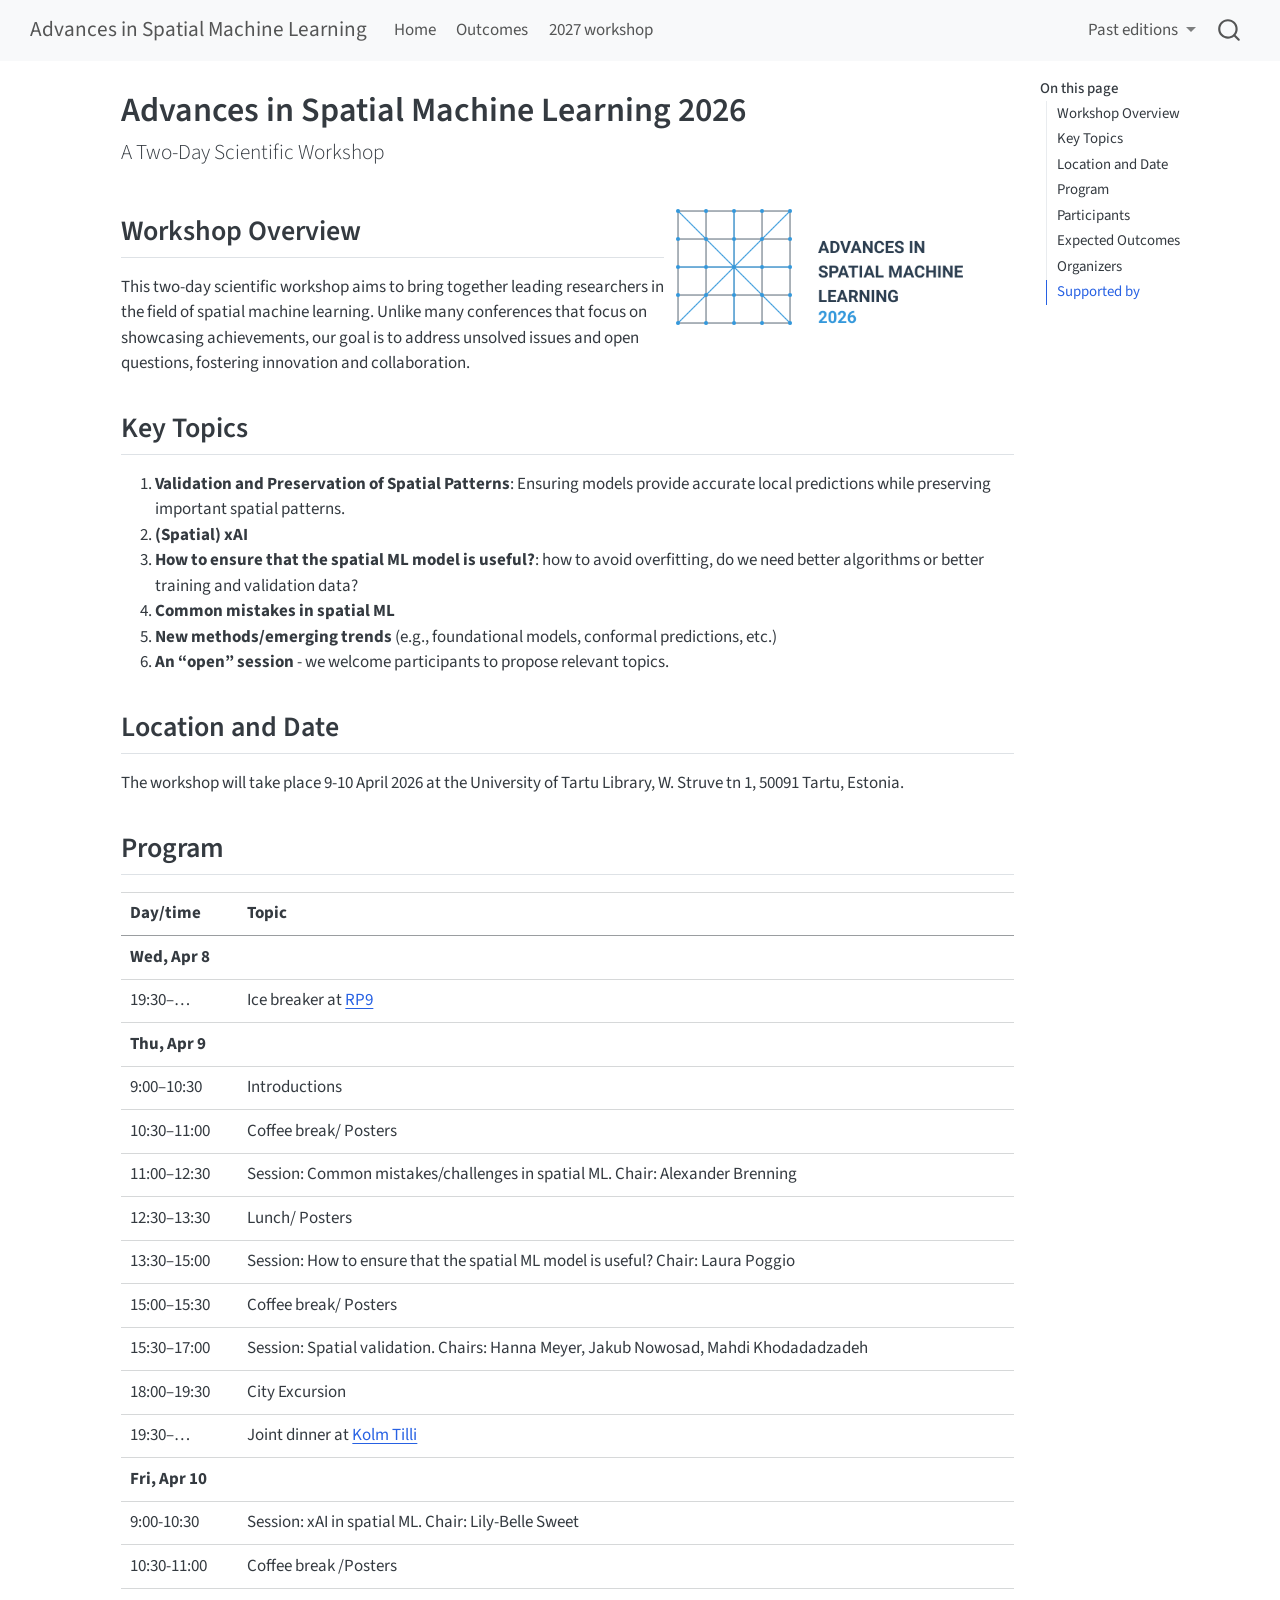
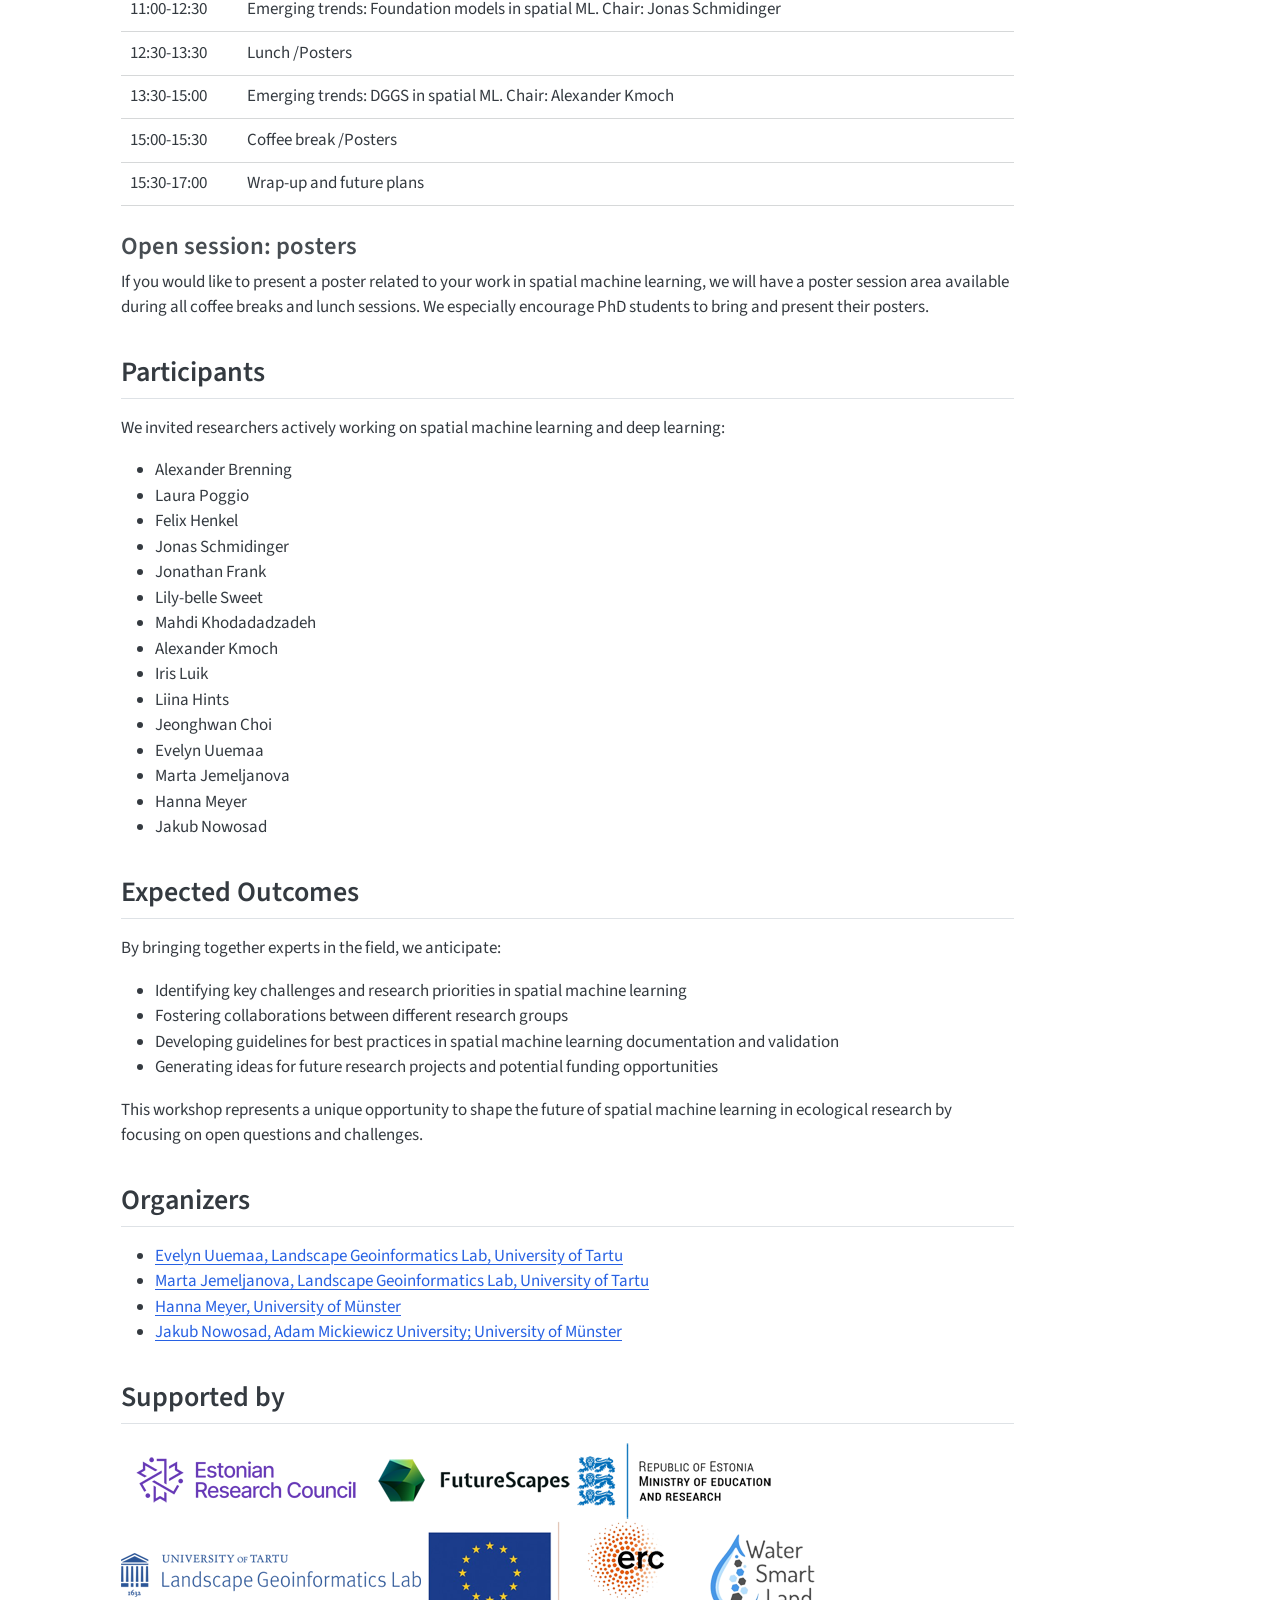
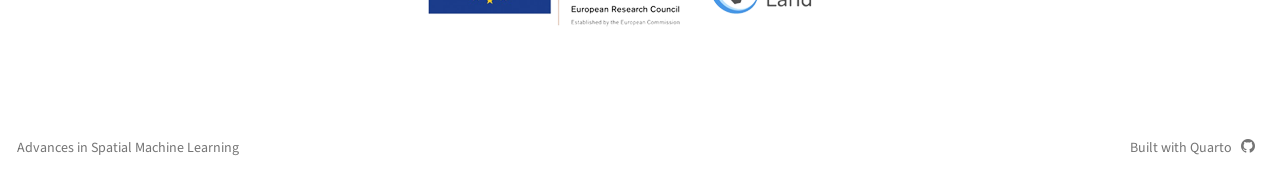
<file: 2026.html>
<!DOCTYPE html>
<html xmlns="http://www.w3.org/1999/xhtml" lang="en" xml:lang="en"><head>

<meta charset="utf-8">
<meta name="generator" content="quarto-1.11.9">

<meta name="viewport" content="width=device-width, initial-scale=1.0, user-scalable=yes">


<title>Advances in Spatial Machine Learning 2026 – Advances in Spatial Machine Learning</title>
<style>
/* Default styles provided by pandoc.
** See https://pandoc.org/MANUAL.html#variables-for-html for config info.
*/
span.smallcaps{font-variant: small-caps;}
div.columns{display: flex; gap: 1.5em;}
div.column{flex: auto;}
@media screen {
div.columns{gap: min(4vw, 1.5em);}
div.column{overflow-x: auto;}
}
div.hanging-indent{margin-left: 1.5em; text-indent: -1.5em;}
ul.task-list{list-style: none;}
ul.task-list li input[type="checkbox"] {
  width: 0.8em;
  margin: 0 0.8em 0.2em -1em; /* quarto-specific, see https://github.com/quarto-dev/quarto-cli/issues/4556 */ 
  vertical-align: middle;
}
</style>


<script src="site_libs/quarto-nav/quarto-nav.js"></script>
<script src="site_libs/quarto-nav/headroom.min.js"></script>
<script src="site_libs/clipboard/clipboard.min.js"></script>
<script src="site_libs/quarto-search/autocomplete.umd.js"></script>
<script src="site_libs/quarto-search/fuse.min.js"></script>
<script src="site_libs/quarto-search/quarto-search.js"></script>
<meta name="quarto:offset" content="./">
<script src="site_libs/quarto-html/quarto.js" type="module"></script>
<script src="site_libs/quarto-html/tabsets/tabsets.js" type="module"></script>
<script src="site_libs/quarto-html/scrollable-regions/scrollable-regions.js" type="module"></script>
<script src="site_libs/quarto-html/popper.min.js"></script>
<script src="site_libs/quarto-html/tippy.umd.min.js"></script>
<script src="site_libs/quarto-html/anchor.min.js"></script>
<link href="site_libs/quarto-html/tippy.css" rel="stylesheet">
<link href="site_libs/quarto-html/quarto-syntax-highlighting-63b5708e65d6cd79cd7618c58d0c21e7.css" rel="stylesheet" id="quarto-text-highlighting-styles">
<script src="site_libs/bootstrap/bootstrap.min.js"></script>
<link href="site_libs/bootstrap/bootstrap-icons.css" rel="stylesheet">
<link href="site_libs/bootstrap/bootstrap-656bcca7f8d9086f250f7ab4b73faee2.min.css" rel="stylesheet" append-hash="true" id="quarto-bootstrap" data-mode="light">
<script id="quarto-search-options" type="application/json">{
  "location": "navbar",
  "copy-button": false,
  "collapse-after": 3,
  "panel-placement": "end",
  "type": "overlay",
  "limit": 50,
  "keyboard-shortcut": [
    "f",
    "/",
    "s"
  ],
  "show-item-context": false,
  "language": {
    "search-no-results-text": "No results",
    "search-matching-documents-text": "matching documents",
    "search-copy-link-title": "Copy link to search",
    "search-hide-matches-text": "Hide additional matches",
    "search-more-match-text": "more match in this document",
    "search-more-matches-text": "more matches in this document",
    "search-clear-button-title": "Clear",
    "search-text-placeholder": "",
    "search-detached-cancel-button-title": "Cancel",
    "search-submit-button-title": "Submit",
    "search-label": "Search"
  }
}</script>


<link rel="stylesheet" href="styles.css">
</head>

<body class="nav-fixed quarto-light"><a id="quarto-skip-link" class="visually-hidden-focusable" href="#quarto-document-content">Skip to main content</a>

<div id="quarto-search-results"></div>
  <header id="quarto-header" class="headroom fixed-top">
    <nav class="navbar navbar-expand-lg " data-bs-theme="dark" aria-label="Site">
      <div class="navbar-container container-fluid">
      <div class="navbar-brand-container mx-auto">
    <a class="navbar-brand" href="./index.html">
    <span class="navbar-title">Advances in Spatial Machine Learning</span>
    </a>
  </div>
          <button class="navbar-toggler" type="button" data-bs-toggle="collapse" data-bs-target="#navbarCollapse" aria-controls="navbarCollapse" aria-expanded="false" aria-label="Toggle navigation" onclick="if (window.quartoToggleHeadroom) { window.quartoToggleHeadroom(); }">
  <span class="navbar-toggler-icon"></span>
</button>
          <div class="collapse navbar-collapse" id="navbarCollapse">
            <ul class="navbar-nav navbar-nav-scroll me-auto">
  <li class="nav-item">
    <a class="nav-link" href="./index.html"> 
<span class="menu-text">Home</span></a>
  </li>  
  <li class="nav-item">
    <a class="nav-link" href="./outcomes.html"> 
<span class="menu-text">Outcomes</span></a>
  </li>  
  <li class="nav-item">
    <a class="nav-link" href="./2027.html"> 
<span class="menu-text">2027 workshop</span></a>
  </li>  
</ul>
            <ul class="navbar-nav navbar-nav-scroll ms-auto">
  <li class="nav-item dropdown ">
    <a class="nav-link dropdown-toggle" href="#" id="nav-menu-past-editions" role="link" data-bs-toggle="dropdown" aria-expanded="false">
 <span class="menu-text">Past editions</span>
    </a>
    <ul class="dropdown-menu dropdown-menu-end" aria-labelledby="nav-menu-past-editions">    
        <li>
    <a class="dropdown-item" href="./2026.html">
 <span class="dropdown-text">2026 workshop</span></a>
  </li>  
        <li>
    <a class="dropdown-item" href="./2025.html">
 <span class="dropdown-text">2025 workshop</span></a>
  </li>  
    </ul>
  </li>
</ul>
          </div> <!-- /navcollapse -->
            <div class="quarto-navbar-tools">
</div>
            <div id="quarto-search" class="" title="Search"></div>
      </div> <!-- /container-fluid -->
    </nav>
</header>
<!-- content -->
<div id="quarto-content" class="quarto-container page-columns page-rows-contents page-layout-article page-navbar">
<!-- sidebar -->
<!-- margin-sidebar -->
    <div id="quarto-margin-sidebar" class="sidebar margin-sidebar">
        <nav id="TOC" role="doc-toc" aria-labelledby="toc-title" class="toc-active">
    <h2 id="toc-title">On this page</h2>
   
  <ul>
  <li><a href="#workshop-overview" id="toc-workshop-overview" class="nav-link active" data-scroll-target="#workshop-overview">Workshop Overview</a></li>
  <li><a href="#key-topics" id="toc-key-topics" class="nav-link" data-scroll-target="#key-topics">Key Topics</a></li>
  <li><a href="#location-and-date" id="toc-location-and-date" class="nav-link" data-scroll-target="#location-and-date">Location and Date</a></li>
  <li><a href="#program" id="toc-program" class="nav-link" data-scroll-target="#program">Program</a>
  <ul class="collapse">
  <li><a href="#open-session-posters" id="toc-open-session-posters" class="nav-link" data-scroll-target="#open-session-posters">Open session: posters</a></li>
  </ul></li>
  <li><a href="#participants" id="toc-participants" class="nav-link" data-scroll-target="#participants">Participants</a></li>
  <li><a href="#expected-outcomes" id="toc-expected-outcomes" class="nav-link" data-scroll-target="#expected-outcomes">Expected Outcomes</a></li>
  <li><a href="#organizers" id="toc-organizers" class="nav-link" data-scroll-target="#organizers">Organizers</a></li>
  <li><a href="#supported-by" id="toc-supported-by" class="nav-link" data-scroll-target="#supported-by">Supported by</a></li>
  </ul>
</nav>
    </div>
<!-- main -->
<main class="content" id="quarto-document-content" tabindex="-1">

<header id="title-block-header" class="quarto-title-block default">
<div class="quarto-title">
<h1 class="title">Advances in Spatial Machine Learning 2026</h1>
<p class="subtitle lead">A Two-Day Scientific Workshop</p>
</div>



<div class="quarto-title-meta">

    
  
    
  </div>
  


</header>


<p><img src="figs/spatial-ml-logo-horizontal2026.png" align="right" alt="" width="350"></p>
<section id="workshop-overview" class="level2">
<h2 class="anchored" data-anchor-id="workshop-overview">Workshop Overview</h2>
<p>This two-day scientific workshop aims to bring together leading researchers in the field of spatial machine learning. Unlike many conferences that focus on showcasing achievements, our goal is to address unsolved issues and open questions, fostering innovation and collaboration.</p>
</section>
<section id="key-topics" class="level2">
<h2 class="anchored" data-anchor-id="key-topics">Key Topics</h2>
<ol type="1">
<li><strong>Validation and Preservation of Spatial Patterns</strong>: Ensuring models provide accurate local predictions while preserving important spatial patterns.</li>
<li><strong>(Spatial) xAI</strong></li>
<li><strong>How to ensure that the spatial ML model is useful?</strong>: how to avoid overfitting, do we need better algorithms or better training and validation data?</li>
<li><strong>Common mistakes in spatial ML</strong></li>
<li><strong>New methods/emerging trends</strong> (e.g., foundational models, conformal predictions, etc.)</li>
<li><strong>An “open” session</strong> - we welcome participants to propose relevant topics.</li>
</ol>
</section>
<section id="location-and-date" class="level2">
<h2 class="anchored" data-anchor-id="location-and-date">Location and Date</h2>
<p>The workshop will take place 9-10 April 2026 at the University of Tartu Library, W. Struve tn 1, 50091 Tartu, Estonia.</p>
</section>
<section id="program" class="level2">
<h2 class="anchored" data-anchor-id="program">Program</h2>
<table class="caption-top table">
<thead>
<tr class="header">
<th>Day/time</th>
<th>Topic</th>
</tr>
</thead>
<tbody>
<tr class="odd">
<td><strong>Wed, Apr 8</strong></td>
<td></td>
</tr>
<tr class="even">
<td>19:30–…</td>
<td>Ice breaker at <a href="https://maps.app.goo.gl/eKbagLrSSt5rba25A">RP9</a></td>
</tr>
<tr class="odd">
<td><strong>Thu, Apr 9</strong></td>
<td></td>
</tr>
<tr class="even">
<td>9:00–10:30</td>
<td>Introductions</td>
</tr>
<tr class="odd">
<td>10:30–11:00</td>
<td>Coffee break/ Posters</td>
</tr>
<tr class="even">
<td>11:00–12:30</td>
<td>Session: Common mistakes/challenges in spatial ML. Chair: Alexander Brenning</td>
</tr>
<tr class="odd">
<td>12:30–13:30</td>
<td>Lunch/ Posters</td>
</tr>
<tr class="even">
<td>13:30–15:00</td>
<td>Session: How to ensure that the spatial ML model is useful? Chair: Laura Poggio</td>
</tr>
<tr class="odd">
<td>15:00–15:30</td>
<td>Coffee break/ Posters</td>
</tr>
<tr class="even">
<td>15:30–17:00</td>
<td>Session: Spatial validation. Chairs: Hanna Meyer, Jakub Nowosad, Mahdi Khodadadzadeh</td>
</tr>
<tr class="odd">
<td>18:00–19:30</td>
<td>City Excursion</td>
</tr>
<tr class="even">
<td>19:30–…</td>
<td>Joint dinner at <a href="https://maps.app.goo.gl/PHMDmYJb6BmThmeP9">Kolm Tilli</a></td>
</tr>
<tr class="odd">
<td><strong>Fri, Apr 10</strong></td>
<td></td>
</tr>
<tr class="even">
<td>9:00-10:30</td>
<td>Session: xAI in spatial ML. Chair: Lily-Belle Sweet</td>
</tr>
<tr class="odd">
<td>10:30-11:00</td>
<td>Coffee break /Posters</td>
</tr>
<tr class="even">
<td>11:00-12:30</td>
<td>Emerging trends: Foundation models in spatial ML. Chair: Jonas Schmidinger</td>
</tr>
<tr class="odd">
<td>12:30-13:30</td>
<td>Lunch /Posters</td>
</tr>
<tr class="even">
<td>13:30-15:00</td>
<td>Emerging trends: DGGS in spatial ML. Chair: Alexander Kmoch</td>
</tr>
<tr class="odd">
<td>15:00-15:30</td>
<td>Coffee break /Posters</td>
</tr>
<tr class="even">
<td>15:30-17:00</td>
<td>Wrap-up and future plans</td>
</tr>
</tbody>
</table>
<section id="open-session-posters" class="level3">
<h3 class="anchored" data-anchor-id="open-session-posters">Open session: posters</h3>
<p>If you would like to present a poster related to your work in spatial machine learning, we will have a poster session area available during all coffee breaks and lunch sessions. We especially encourage PhD students to bring and present their posters.</p>
</section>
</section>
<section id="participants" class="level2">
<h2 class="anchored" data-anchor-id="participants">Participants</h2>
<p>We invited researchers actively working on spatial machine learning and deep learning:</p>
<ul>
<li>Alexander Brenning</li>
<li>Laura Poggio</li>
<li>Felix Henkel</li>
<li>Jonas Schmidinger</li>
<li>Jonathan Frank</li>
<li>Lily-belle Sweet</li>
<li>Mahdi Khodadadzadeh</li>
<li>Alexander Kmoch</li>
<li>Iris Luik</li>
<li>Liina Hints</li>
<li>Jeonghwan Choi</li>
<li>Evelyn Uuemaa</li>
<li>Marta Jemeljanova</li>
<li>Hanna Meyer</li>
<li>Jakub Nowosad</li>
</ul>
</section>
<section id="expected-outcomes" class="level2">
<h2 class="anchored" data-anchor-id="expected-outcomes">Expected Outcomes</h2>
<p>By bringing together experts in the field, we anticipate:</p>
<ul>
<li>Identifying key challenges and research priorities in spatial machine learning</li>
<li>Fostering collaborations between different research groups</li>
<li>Developing guidelines for best practices in spatial machine learning documentation and validation</li>
<li>Generating ideas for future research projects and potential funding opportunities</li>
</ul>
<p>This workshop represents a unique opportunity to shape the future of spatial machine learning in ecological research by focusing on open questions and challenges.</p>
</section>
<section id="organizers" class="level2">
<h2 class="anchored" data-anchor-id="organizers">Organizers</h2>
<ul>
<li><a href="https://landscape-geoinformatics.ut.ee/">Evelyn Uuemaa, Landscape Geoinformatics Lab, University of Tartu</a></li>
<li><a href="https://landscape-geoinformatics.ut.ee/">Marta Jemeljanova, Landscape Geoinformatics Lab, University of Tartu</a></li>
<li><a href="https://www.uni-muenster.de/RemoteSensing/team/meyer/index.html">Hanna Meyer, University of Münster</a></li>
<li><a href="https://jakubnowosad.com/">Jakub Nowosad, Adam Mickiewicz University; University of Münster</a></li>
</ul>
</section>
<section id="supported-by" class="level2">
<h2 class="anchored" data-anchor-id="supported-by">Supported by</h2>
<p><img src="figs/etag_lilla_eng.png" class="img-fluid"> <img src="figs/FutureScapes_dark.png" class="img-fluid"> <img src="figs/htm_eng.png" class="img-fluid"> <img src="figs/maastikugeoinformaatika labor_eng_sinine.png" class="img-fluid"> <img src="figs/erc_logo.png" class="img-fluid"></p>


</section>

</main> <!-- /main -->
<script id="quarto-html-after-body" type="application/javascript">
  window.document.addEventListener("DOMContentLoaded", function (event) {
    const icon = "";
    const anchorJS = new window.AnchorJS();
    anchorJS.options = {
      placement: 'right',
      icon: icon
    };
    anchorJS.add('.anchored');
    const isCodeAnnotation = (el) => {
      for (const clz of el.classList) {
        if (clz.startsWith('code-annotation-')) {                     
          return true;
        }
      }
      return false;
    }
    const onCopySuccess = function(e) {
      // button target
      const button = e.trigger;
      // don't keep focus
      button.blur();
      // flash "checked"
      button.classList.add('code-copy-button-checked');
      var currentTitle = button.getAttribute("title");
      button.setAttribute("title", "Copied!");
      let tooltip;
      if (window.bootstrap) {
        button.setAttribute("data-bs-toggle", "tooltip");
        button.setAttribute("data-bs-placement", "left");
        button.setAttribute("data-bs-title", "Copied!");
        tooltip = new bootstrap.Tooltip(button, 
          { trigger: "manual", 
            customClass: "code-copy-button-tooltip",
            offset: [0, -8]});
        tooltip.show();    
      }
      setTimeout(function() {
        if (tooltip) {
          tooltip.hide();
          button.removeAttribute("data-bs-title");
          button.removeAttribute("data-bs-toggle");
          button.removeAttribute("data-bs-placement");
        }
        button.setAttribute("title", currentTitle);
        button.classList.remove('code-copy-button-checked');
      }, 1000);
      // clear code selection
      e.clearSelection();
    }
    const getTextToCopy = function(trigger) {
      const outerScaffold = trigger.parentElement.cloneNode(true);
      const codeEl = outerScaffold.querySelector('code');
      for (const childEl of codeEl.children) {
        if (isCodeAnnotation(childEl)) {
          childEl.remove();
        }
      }
      return codeEl.innerText;
    }
    const clipboard = new window.ClipboardJS('.code-copy-button:not([data-in-quarto-modal])', {
      text: getTextToCopy
    });
    clipboard.on('success', onCopySuccess);
    if (window.document.getElementById('quarto-embedded-source-code-modal')) {
      const clipboardModal = new window.ClipboardJS('.code-copy-button[data-in-quarto-modal]', {
        text: getTextToCopy,
        container: window.document.getElementById('quarto-embedded-source-code-modal')
      });
      clipboardModal.on('success', onCopySuccess);
    }
      var localhostRegex = new RegExp(/^(?:http|https):\/\/localhost\:?[0-9]*\//);
      var mailtoRegex = new RegExp(/^mailto:/);
        var filterRegex = new RegExp("https:\/\/advsml\.github\.io\/");
      var isInternal = (href) => {
          return filterRegex.test(href) || localhostRegex.test(href) || mailtoRegex.test(href);
      }
      // Inspect non-navigation links and adorn them if external
      window.quartoDecorateExternalLinks = function (root) {
     var links = (root || window.document).querySelectorAll('a[href]:not(.nav-link):not(.navbar-brand):not(.toc-action):not(.sidebar-link):not(.sidebar-item-toggle):not(.pagination-link):not(.no-external):not([aria-hidden]):not(.dropdown-item):not(.quarto-navigation-tool):not(.about-link)');
      for (var i=0; i<links.length; i++) {
        const link = links[i];
        if (!isInternal(link.href)) {
          // undo the damage that might have been done by quarto-nav.js in the case of
          // links that we want to consider external
          if (link.dataset.originalHref !== undefined) {
            link.href = link.dataset.originalHref;
          }
          if (!link.classList.contains('no-external-icon')) {
          }
        }
      }
      };
      window.quartoDecorateExternalLinks(window.document);
    // Esc closes the popup (WCAG 1.4.13) and focus leaving both trigger and
    // popup closes it (WCAG 2.4.11); tippy handles neither for interactive popups.
    const hideOnEscAndFocusOut = {
      name: 'hideOnEscAndFocusOut',
      defaultValue: true,
      fn(instance) {
        const dismiss = () => {
          // A show scheduled by the trigger delay would otherwise reopen it
          instance.clearDelayTimeouts();
          instance.hide();
        };
        const onKeyDown = (event) => {
          if (event.key !== 'Escape') {
            return;
          }
          // Keep Esc from also reaching page handlers (e.g. reveal.js overview),
          // except an open reveal.js slide menu, which Esc should close too.
          // The menu handles keys only when its keyboard option is on.
          const menuHandlesEsc = window.Reveal?.getPlugin?.('menu')?.isOpen() &&
            window.Reveal.getConfig().menu?.keyboard !== false;
          if (!menuHandlesEsc) {
            event.stopPropagation();
          }
          if (instance.popper.contains(window.document.activeElement)) {
            // Disabled while refocusing so the focus trigger does not reopen it
            instance.disable();
            instance.reference.focus();
            instance.enable();
          }
          dismiss();
        };
        const onFocusOut = (event) => {
          const target = event.relatedTarget;
          if (target && !instance.reference.contains(target) &&
              !instance.popper.contains(target)) {
            dismiss();
          }
        };
        // On the trigger too: a click trigger (code-annotations: select) has no
        // blur handling. Attached for the instance's lifetime so leaving the
        // trigger also cancels a show still pending on the trigger delay.
        instance.reference.addEventListener('focusout', onFocusOut);
        return {
          onShow() {
            window.document.addEventListener('keydown', onKeyDown, true);
            instance.popper.addEventListener('focusout', onFocusOut);
          },
          onHide() {
            window.document.removeEventListener('keydown', onKeyDown, true);
            instance.popper.removeEventListener('focusout', onFocusOut);
          },
          onDestroy() {
            instance.reference.removeEventListener('focusout', onFocusOut);
          },
        };
      },
    };
    function tippyHover(el, contentFn, onTriggerFn, onUntriggerFn) {
      const config = {
        allowHTML: true,
        maxWidth: 500,
        delay: 100,
        arrow: false,
        appendTo: function(el) {
            return el.parentElement;
        },
        interactive: true,
        interactiveBorder: 10,
        theme: 'quarto',
        placement: 'bottom-start',
        plugins: [hideOnEscAndFocusOut],
      };
      if (contentFn) {
        config.content = contentFn;
      }
      if (onTriggerFn) {
        config.onTrigger = onTriggerFn;
      }
      if (onUntriggerFn) {
        config.onUntrigger = onUntriggerFn;
      }
      window.tippy(el, config); 
    }
    const noterefs = window.document.querySelectorAll('a[role="doc-noteref"]');
    for (var i=0; i<noterefs.length; i++) {
      const ref = noterefs[i];
      tippyHover(ref, function() {
        // use id or data attribute instead here
        let href = ref.getAttribute('data-footnote-href') || ref.getAttribute('href');
        try { href = new URL(href).hash; } catch {}
        const id = href.replace(/^#\/?/, "");
        const note = window.document.getElementById(id);
        if (note) {
          return note.innerHTML;
        } else {
          return "";
        }
      });
    }
    const xrefs = window.document.querySelectorAll('a.quarto-xref');
    const processXRef = (id, note) => {
      // Strip column container classes
      const stripColumnClz = (el) => {
        el.classList.remove("page-full", "page-columns");
        if (el.children) {
          for (const child of el.children) {
            stripColumnClz(child);
          }
        }
      }
      stripColumnClz(note)
      if (id === null || id.startsWith('sec-')) {
        // Special case sections, only their first couple elements
        const container = document.createElement("div");
        if (note.children && note.children.length > 2) {
          container.appendChild(note.children[0].cloneNode(true));
          for (let i = 1; i < note.children.length; i++) {
            const child = note.children[i];
            if (child.tagName === "P" && child.innerText === "") {
              continue;
            } else {
              container.appendChild(child.cloneNode(true));
              break;
            }
          }
          if (window.Quarto?.typesetMath) {
            window.Quarto.typesetMath(container);
          }
          return container.innerHTML
        } else {
          if (window.Quarto?.typesetMath) {
            window.Quarto.typesetMath(note);
          }
          return note.innerHTML;
        }
      } else {
        // Remove any anchor links if they are present
        const anchorLink = note.querySelector('a.anchorjs-link');
        if (anchorLink) {
          anchorLink.remove();
        }
        if (window.Quarto?.typesetMath) {
          window.Quarto.typesetMath(note);
        }
        if (note.classList.contains("callout")) {
          return note.outerHTML;
        } else {
          return note.innerHTML;
        }
      }
    }
    for (var i=0; i<xrefs.length; i++) {
      const xref = xrefs[i];
      tippyHover(xref, undefined, function(instance) {
        instance.disable();
        let url = xref.getAttribute('href');
        let hash = undefined; 
        if (url.startsWith('#')) {
          hash = url;
        } else {
          try { hash = new URL(url).hash; } catch {}
        }
        if (hash) {
          const id = hash.replace(/^#\/?/, "");
          const note = window.document.getElementById(id);
          if (note !== null) {
            try {
              const html = processXRef(id, note.cloneNode(true));
              instance.setContent(html);
            } finally {
              instance.enable();
              instance.show();
            }
          } else {
            // See if we can fetch this
            fetch(url.split('#')[0])
            .then(res => res.text())
            .then(html => {
              const parser = new DOMParser();
              const htmlDoc = parser.parseFromString(html, "text/html");
              const note = htmlDoc.getElementById(id);
              if (note !== null) {
                const html = processXRef(id, note);
                instance.setContent(html);
              } 
            }).finally(() => {
              instance.enable();
              instance.show();
            });
          }
        } else {
          // See if we can fetch a full url (with no hash to target)
          // This is a special case and we should probably do some content thinning / targeting
          fetch(url)
          .then(res => res.text())
          .then(html => {
            const parser = new DOMParser();
            const htmlDoc = parser.parseFromString(html, "text/html");
            const note = htmlDoc.querySelector('main.content');
            if (note !== null) {
              // This should only happen for chapter cross references
              // (since there is no id in the URL)
              // remove the first header
              if (note.children.length > 0 && note.children[0].tagName === "HEADER") {
                note.children[0].remove();
              }
              const html = processXRef(null, note);
              instance.setContent(html);
            } 
          }).finally(() => {
            instance.enable();
            instance.show();
          });
        }
      }, function(instance) {
      });
    }
        let selectedAnnoteEl;
        const selectorForAnnotation = ( cell, annotation) => {
          let cellAttr = 'data-code-cell="' + cell + '"';
          let lineAttr = 'data-code-annotation="' +  annotation + '"';
          const selector = 'span[' + cellAttr + '][' + lineAttr + ']';
          return selector;
        }
        const selectCodeLines = (annoteEl) => {
          const doc = window.document;
          const targetCell = annoteEl.getAttribute("data-target-cell");
          const targetAnnotation = annoteEl.getAttribute("data-target-annotation");
          const annoteSpan = window.document.querySelector(selectorForAnnotation(targetCell, targetAnnotation));
          const lines = annoteSpan.getAttribute("data-code-lines").split(",");
          const lineIds = lines.map((line) => {
            return targetCell + "-" + line;
          })
          // Each band is positioned against its own containing block, which is
          // not the offsetParent of the lines, so place it from client rects.
          const placeBand = (band, firstEl, lastEl, codeBlock) => {
            const container = band.offsetParent;
            if (container === null) {
              return;
            }
            const containerRect = container.getBoundingClientRect();
            // Reveal.js scales slides with a transform, so convert client
            // pixels back to the CSS pixels of the container.
            const scale = containerRect.height / container.offsetHeight || 1;
            const firstRect = firstEl.getBoundingClientRect();
            const lastRect = lastEl.getBoundingClientRect();
            const top = (firstRect.top - containerRect.top) / scale - container.clientTop + container.scrollTop;
            const height = (lastRect.bottom - firstRect.top) / scale;
            band.style.top = top - 2 + "px";
            band.style.height = height + 4 + "px";
            if (codeBlock) {
              // Without the copy button wrapper, the containing block is wider
              // than the code block, so span the code block explicitly.
              const blockRect = codeBlock.getBoundingClientRect();
              band.style.left = (blockRect.left - containerRect.left) / scale - container.clientLeft + container.scrollLeft + "px";
              band.style.width = blockRect.width / scale + "px";
            }
          };
          if (lineIds.length > 0) {
            const el = window.document.getElementById(lineIds[0]);
            const lastEl = window.document.getElementById(lineIds[lineIds.length - 1]);
            const parent = el.parentElement.parentElement;
            // cook up a div (if necessary) and position it
            let div = window.document.getElementById("code-annotation-line-highlight");
            if (div === null) {
              div = window.document.createElement("div");
              div.setAttribute("id", "code-annotation-line-highlight");
              div.style.position = 'absolute';
              parent.appendChild(div);
            }
            placeBand(div, el, lastEl, parent.closest("div.sourceCode") || parent);
            let gutterDiv = window.document.getElementById("code-annotation-line-highlight-gutter");
            if (gutterDiv === null) {
              gutterDiv = window.document.createElement("div");
              gutterDiv.setAttribute("id", "code-annotation-line-highlight-gutter");
              gutterDiv.style.position = 'absolute';
              const codeCell = window.document.getElementById(targetCell);
              const gutter = codeCell.querySelector('.code-annotation-gutter');
              gutter.appendChild(gutterDiv);
            }
            placeBand(gutterDiv, el, lastEl);
            selectedAnnoteEl = annoteEl;
          }
        };
        const unselectCodeLines = () => {
          const elementsIds = ["code-annotation-line-highlight", "code-annotation-line-highlight-gutter"];
          elementsIds.forEach((elId) => {
            const div = window.document.getElementById(elId);
            if (div) {
              div.remove();
            }
          });
          selectedAnnoteEl = undefined;
        };
          // Handle positioning of the toggle
      window.addEventListener(
        "resize",
        throttle(() => {
          elRect = undefined;
          if (selectedAnnoteEl) {
            selectCodeLines(selectedAnnoteEl);
          }
        }, 10)
      );
      function throttle(fn, ms) {
      let throttle = false;
      let timer;
        return (...args) => {
          if(!throttle) { // first call gets through
              fn.apply(this, args);
              throttle = true;
          } else { // all the others get throttled
              if(timer) clearTimeout(timer); // cancel #2
              timer = setTimeout(() => {
                fn.apply(this, args);
                timer = throttle = false;
              }, ms);
          }
        };
      }
        // Attach click handler to the DT
        const annoteDls = window.document.querySelectorAll('dt[data-target-cell]');
        for (const annoteDlNode of annoteDls) {
          annoteDlNode.addEventListener('click', (event) => {
            const clickedEl = event.target;
            if (clickedEl !== selectedAnnoteEl) {
              unselectCodeLines();
              const activeEl = window.document.querySelector('dt[data-target-cell].code-annotation-active');
              if (activeEl) {
                activeEl.classList.remove('code-annotation-active');
              }
              selectCodeLines(clickedEl);
              clickedEl.classList.add('code-annotation-active');
            } else {
              // Unselect the line
              unselectCodeLines();
              clickedEl.classList.remove('code-annotation-active');
            }
          });
        }
    const findCites = (el) => {
      const parentEl = el.parentElement;
      if (parentEl) {
        const cites = parentEl.dataset.cites;
        if (cites) {
          return {
            el,
            cites: cites.split(' ')
          };
        } else {
          return findCites(el.parentElement)
        }
      } else {
        return undefined;
      }
    };
    var bibliorefs = window.document.querySelectorAll('a[role="doc-biblioref"]');
    for (var i=0; i<bibliorefs.length; i++) {
      const ref = bibliorefs[i];
      const citeInfo = findCites(ref);
      if (citeInfo) {
        tippyHover(citeInfo.el, function() {
          var popup = window.document.createElement('div');
          citeInfo.cites.forEach(function(cite) {
            var citeDiv = window.document.createElement('div');
            citeDiv.classList.add('hanging-indent');
            citeDiv.classList.add('csl-entry');
            var biblioDiv = window.document.getElementById('ref-' + cite);
            if (biblioDiv) {
              citeDiv.innerHTML = biblioDiv.innerHTML;
            }
            popup.appendChild(citeDiv);
          });
          return popup.innerHTML;
        });
      }
    }
  });
  </script>
  <script type="application/javascript">
  window.quartoScrollableRegionsLabels = {"code":"Scrollable code","output":"Scrollable output"};
  </script>
</div> <!-- /content -->
<footer class="footer">
  <div class="nav-footer">
    <div class="nav-footer-left">
<p>Advances in Spatial Machine Learning</p>
</div>   
    <div class="nav-footer-center">
      &nbsp;
    </div>
    <div class="nav-footer-right">
      <ul class="footer-items list-unstyled">
    <li class="nav-item">
 Built with Quarto
  </li>  
    <li class="nav-item compact">
    <a class="nav-link" href="https://github.com/advsml/advsml.github.io">
      <i class="bi bi-github" role="img">
</i> 
    </a>
  </li>  
</ul>
    </div>
  </div>
</footer>




</body></html>
</file>
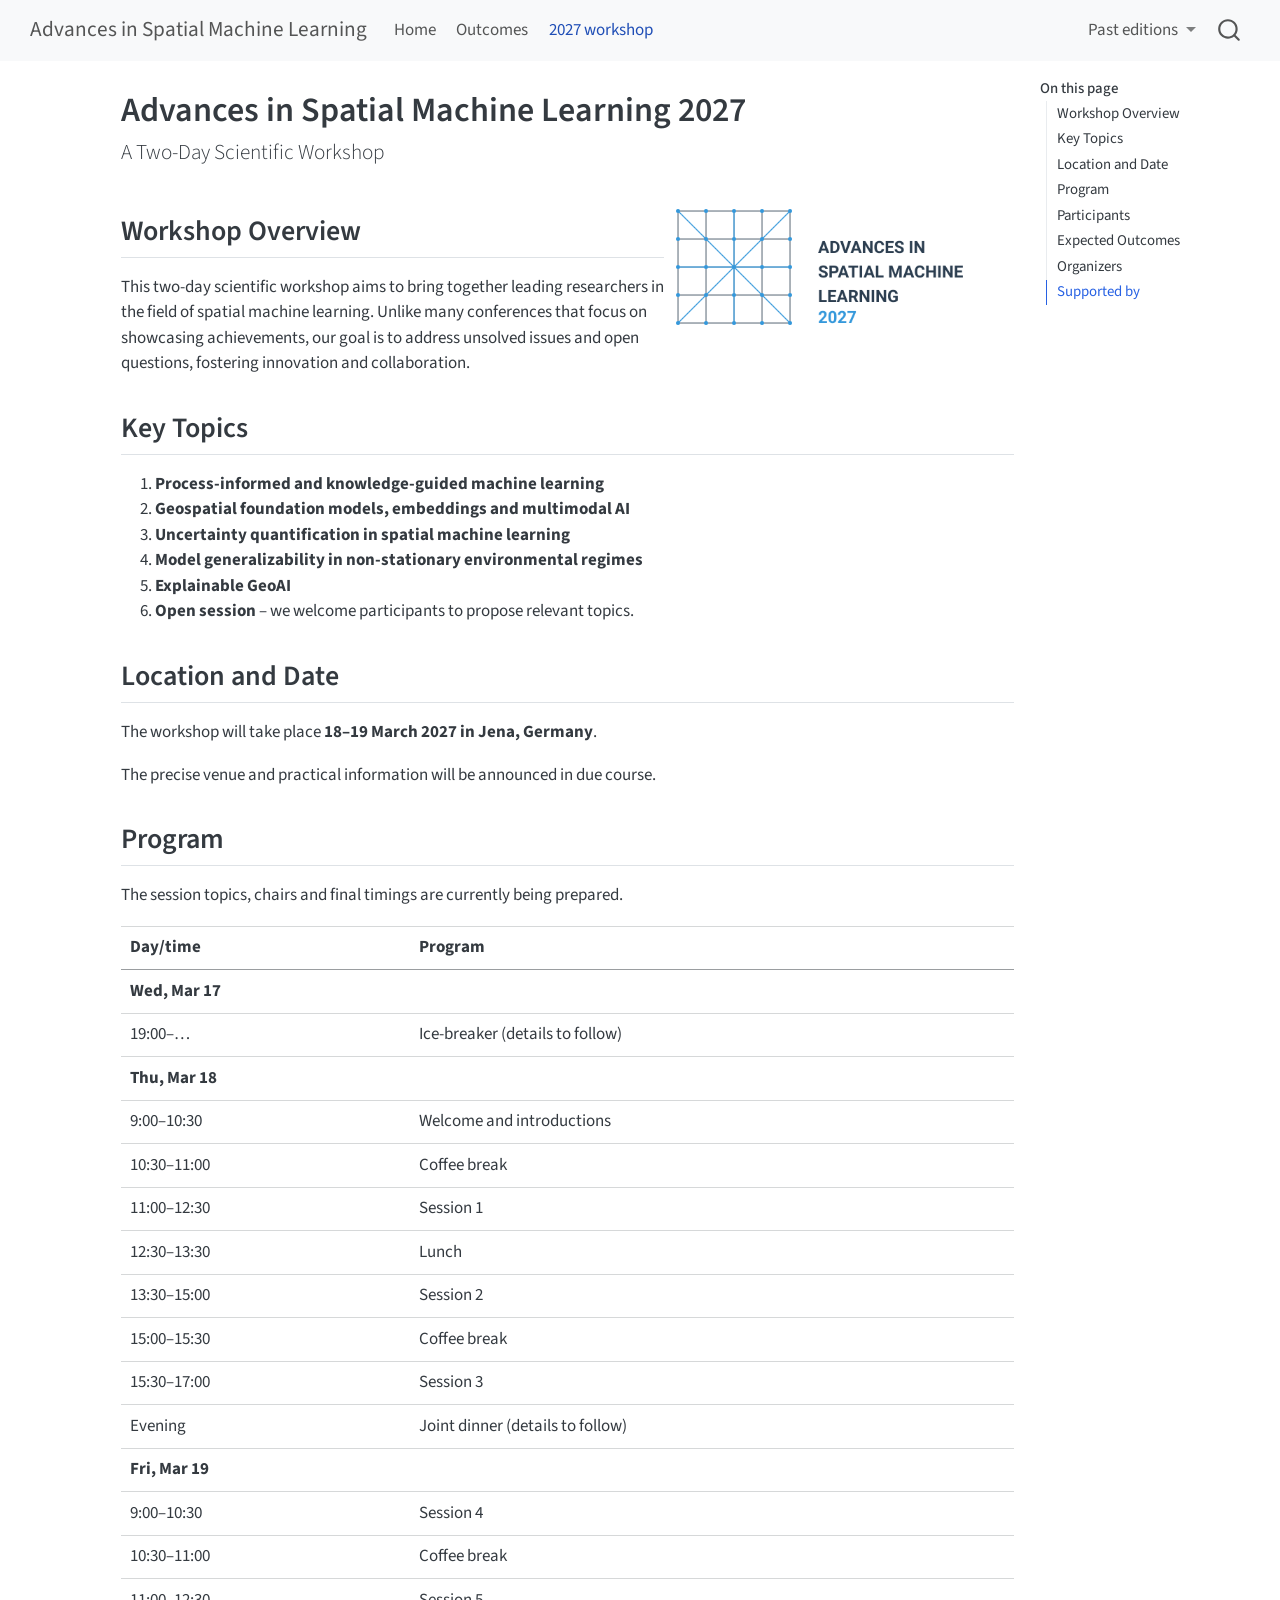
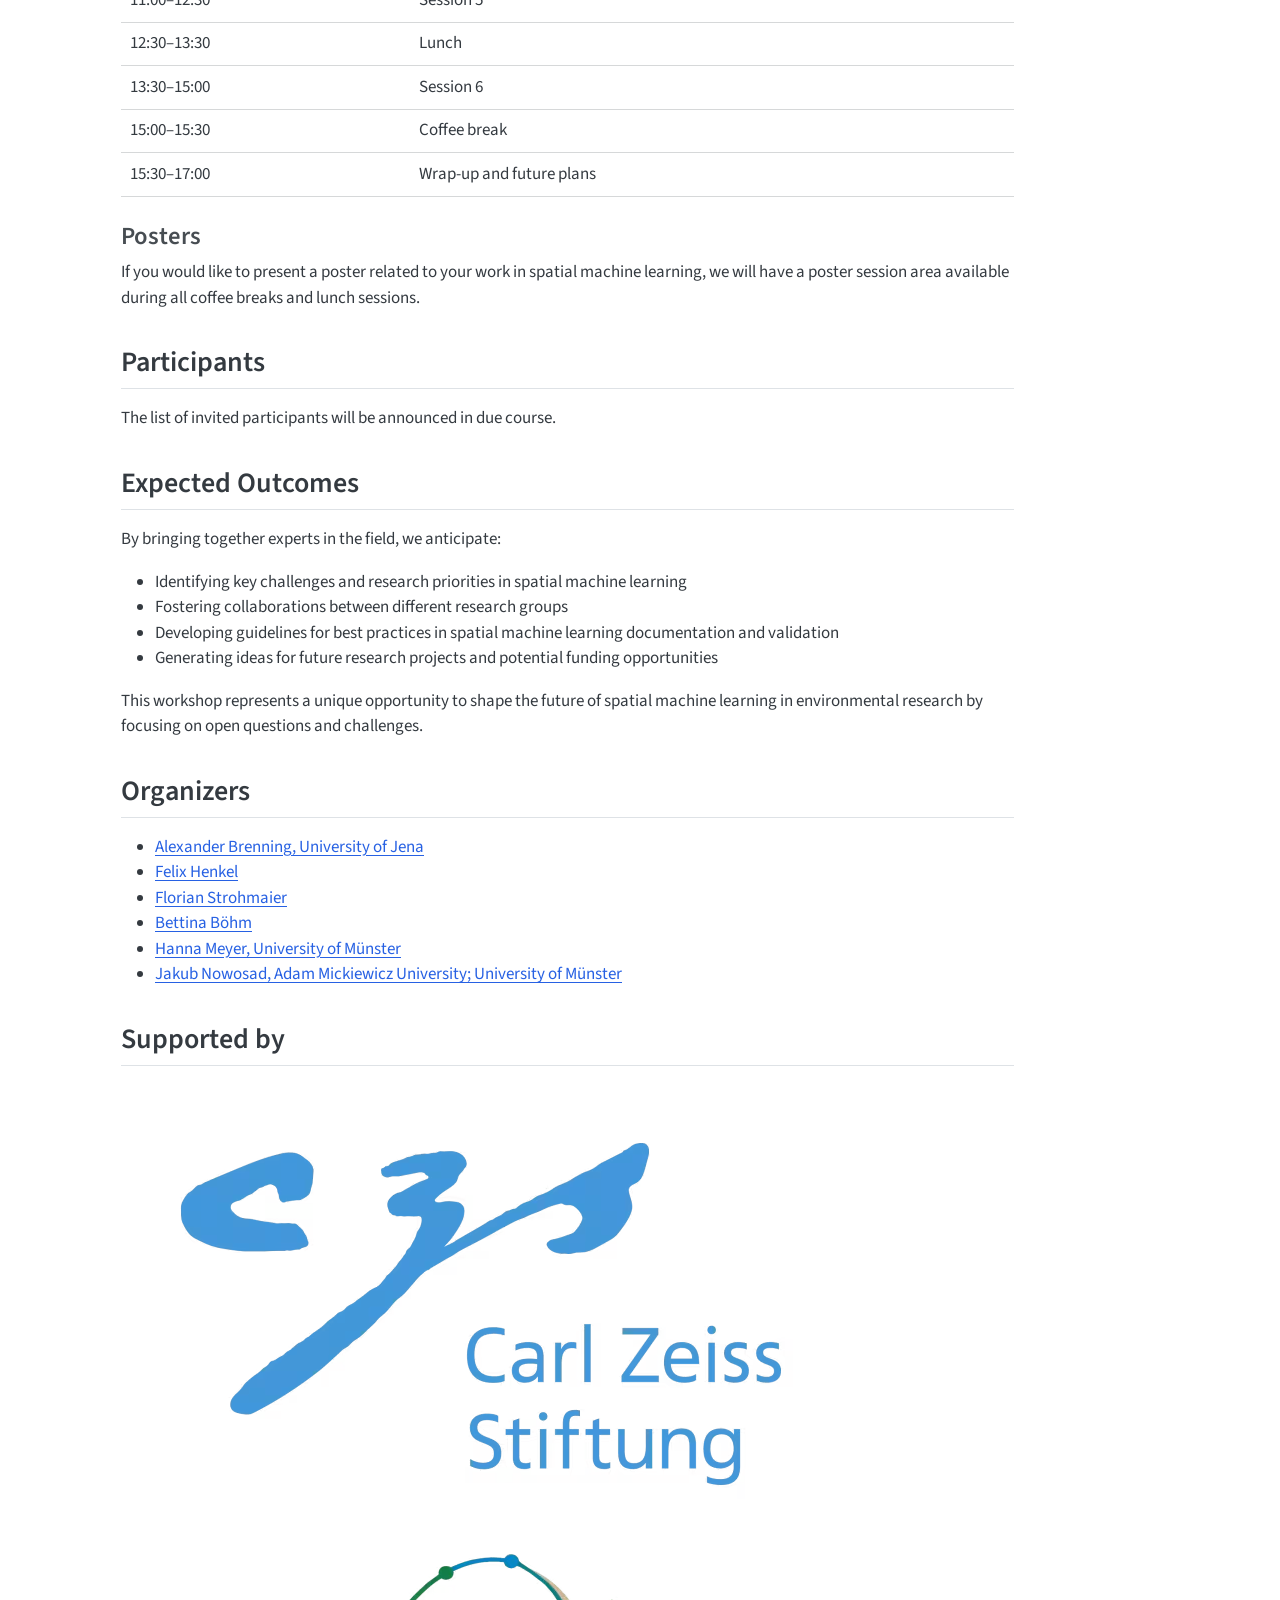
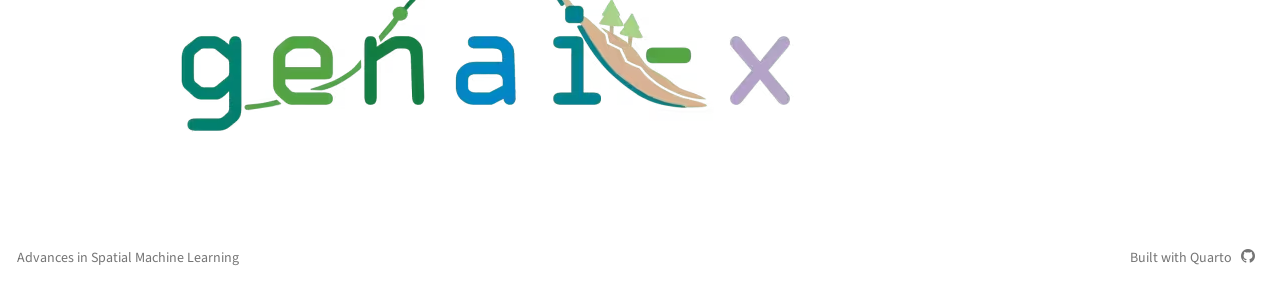
<file: 2027.html>
<!DOCTYPE html>
<html xmlns="http://www.w3.org/1999/xhtml" lang="en" xml:lang="en"><head>

<meta charset="utf-8">
<meta name="generator" content="quarto-1.11.9">

<meta name="viewport" content="width=device-width, initial-scale=1.0, user-scalable=yes">


<title>Advances in Spatial Machine Learning 2027 – Advances in Spatial Machine Learning</title>
<style>
/* Default styles provided by pandoc.
** See https://pandoc.org/MANUAL.html#variables-for-html for config info.
*/
span.smallcaps{font-variant: small-caps;}
div.columns{display: flex; gap: 1.5em;}
div.column{flex: auto;}
@media screen {
div.columns{gap: min(4vw, 1.5em);}
div.column{overflow-x: auto;}
}
div.hanging-indent{margin-left: 1.5em; text-indent: -1.5em;}
ul.task-list{list-style: none;}
ul.task-list li input[type="checkbox"] {
  width: 0.8em;
  margin: 0 0.8em 0.2em -1em; /* quarto-specific, see https://github.com/quarto-dev/quarto-cli/issues/4556 */ 
  vertical-align: middle;
}
</style>


<script src="site_libs/quarto-nav/quarto-nav.js"></script>
<script src="site_libs/quarto-nav/headroom.min.js"></script>
<script src="site_libs/clipboard/clipboard.min.js"></script>
<script src="site_libs/quarto-search/autocomplete.umd.js"></script>
<script src="site_libs/quarto-search/fuse.min.js"></script>
<script src="site_libs/quarto-search/quarto-search.js"></script>
<meta name="quarto:offset" content="./">
<script src="site_libs/quarto-html/quarto.js" type="module"></script>
<script src="site_libs/quarto-html/tabsets/tabsets.js" type="module"></script>
<script src="site_libs/quarto-html/scrollable-regions/scrollable-regions.js" type="module"></script>
<script src="site_libs/quarto-html/popper.min.js"></script>
<script src="site_libs/quarto-html/tippy.umd.min.js"></script>
<script src="site_libs/quarto-html/anchor.min.js"></script>
<link href="site_libs/quarto-html/tippy.css" rel="stylesheet">
<link href="site_libs/quarto-html/quarto-syntax-highlighting-63b5708e65d6cd79cd7618c58d0c21e7.css" rel="stylesheet" id="quarto-text-highlighting-styles">
<script src="site_libs/bootstrap/bootstrap.min.js"></script>
<link href="site_libs/bootstrap/bootstrap-icons.css" rel="stylesheet">
<link href="site_libs/bootstrap/bootstrap-656bcca7f8d9086f250f7ab4b73faee2.min.css" rel="stylesheet" append-hash="true" id="quarto-bootstrap" data-mode="light">
<script id="quarto-search-options" type="application/json">{
  "location": "navbar",
  "copy-button": false,
  "collapse-after": 3,
  "panel-placement": "end",
  "type": "overlay",
  "limit": 50,
  "keyboard-shortcut": [
    "f",
    "/",
    "s"
  ],
  "show-item-context": false,
  "language": {
    "search-no-results-text": "No results",
    "search-matching-documents-text": "matching documents",
    "search-copy-link-title": "Copy link to search",
    "search-hide-matches-text": "Hide additional matches",
    "search-more-match-text": "more match in this document",
    "search-more-matches-text": "more matches in this document",
    "search-clear-button-title": "Clear",
    "search-text-placeholder": "",
    "search-detached-cancel-button-title": "Cancel",
    "search-submit-button-title": "Submit",
    "search-label": "Search"
  }
}</script>


<link rel="stylesheet" href="styles.css">
</head>

<body class="nav-fixed quarto-light"><a id="quarto-skip-link" class="visually-hidden-focusable" href="#quarto-document-content">Skip to main content</a>

<div id="quarto-search-results"></div>
  <header id="quarto-header" class="headroom fixed-top">
    <nav class="navbar navbar-expand-lg " data-bs-theme="dark" aria-label="Site">
      <div class="navbar-container container-fluid">
      <div class="navbar-brand-container mx-auto">
    <a class="navbar-brand" href="./index.html">
    <span class="navbar-title">Advances in Spatial Machine Learning</span>
    </a>
  </div>
          <button class="navbar-toggler" type="button" data-bs-toggle="collapse" data-bs-target="#navbarCollapse" aria-controls="navbarCollapse" aria-expanded="false" aria-label="Toggle navigation" onclick="if (window.quartoToggleHeadroom) { window.quartoToggleHeadroom(); }">
  <span class="navbar-toggler-icon"></span>
</button>
          <div class="collapse navbar-collapse" id="navbarCollapse">
            <ul class="navbar-nav navbar-nav-scroll me-auto">
  <li class="nav-item">
    <a class="nav-link" href="./index.html"> 
<span class="menu-text">Home</span></a>
  </li>  
  <li class="nav-item">
    <a class="nav-link" href="./outcomes.html"> 
<span class="menu-text">Outcomes</span></a>
  </li>  
  <li class="nav-item">
    <a class="nav-link active" href="./2027.html" aria-current="page"> 
<span class="menu-text">2027 workshop</span></a>
  </li>  
</ul>
            <ul class="navbar-nav navbar-nav-scroll ms-auto">
  <li class="nav-item dropdown ">
    <a class="nav-link dropdown-toggle" href="#" id="nav-menu-past-editions" role="link" data-bs-toggle="dropdown" aria-expanded="false">
 <span class="menu-text">Past editions</span>
    </a>
    <ul class="dropdown-menu dropdown-menu-end" aria-labelledby="nav-menu-past-editions">    
        <li>
    <a class="dropdown-item" href="./2026.html">
 <span class="dropdown-text">2026 workshop</span></a>
  </li>  
        <li>
    <a class="dropdown-item" href="./2025.html">
 <span class="dropdown-text">2025 workshop</span></a>
  </li>  
    </ul>
  </li>
</ul>
          </div> <!-- /navcollapse -->
            <div class="quarto-navbar-tools">
</div>
            <div id="quarto-search" class="" title="Search"></div>
      </div> <!-- /container-fluid -->
    </nav>
</header>
<!-- content -->
<div id="quarto-content" class="quarto-container page-columns page-rows-contents page-layout-article page-navbar">
<!-- sidebar -->
<!-- margin-sidebar -->
    <div id="quarto-margin-sidebar" class="sidebar margin-sidebar">
        <nav id="TOC" role="doc-toc" aria-labelledby="toc-title" class="toc-active">
    <h2 id="toc-title">On this page</h2>
   
  <ul>
  <li><a href="#workshop-overview" id="toc-workshop-overview" class="nav-link active" data-scroll-target="#workshop-overview">Workshop Overview</a></li>
  <li><a href="#key-topics" id="toc-key-topics" class="nav-link" data-scroll-target="#key-topics">Key Topics</a></li>
  <li><a href="#location-and-date" id="toc-location-and-date" class="nav-link" data-scroll-target="#location-and-date">Location and Date</a></li>
  <li><a href="#program" id="toc-program" class="nav-link" data-scroll-target="#program">Program</a>
  <ul class="collapse">
  <li><a href="#posters" id="toc-posters" class="nav-link" data-scroll-target="#posters">Posters</a></li>
  </ul></li>
  <li><a href="#participants" id="toc-participants" class="nav-link" data-scroll-target="#participants">Participants</a></li>
  <li><a href="#expected-outcomes" id="toc-expected-outcomes" class="nav-link" data-scroll-target="#expected-outcomes">Expected Outcomes</a></li>
  <li><a href="#organizers" id="toc-organizers" class="nav-link" data-scroll-target="#organizers">Organizers</a></li>
  <li><a href="#supported-by" id="toc-supported-by" class="nav-link" data-scroll-target="#supported-by">Supported by</a></li>
  </ul>
</nav>
    </div>
<!-- main -->
<main class="content" id="quarto-document-content" tabindex="-1">

<header id="title-block-header" class="quarto-title-block default">
<div class="quarto-title">
<h1 class="title">Advances in Spatial Machine Learning 2027</h1>
<p class="subtitle lead">A Two-Day Scientific Workshop</p>
</div>



<div class="quarto-title-meta">

    
  
    
  </div>
  


</header>


<p><img src="figs/spatial-ml-logo-horizontal2027.png" align="right" alt="" width="350"></p>
<section id="workshop-overview" class="level2">
<h2 class="anchored" data-anchor-id="workshop-overview">Workshop Overview</h2>
<p>This two-day scientific workshop aims to bring together leading researchers in the field of spatial machine learning. Unlike many conferences that focus on showcasing achievements, our goal is to address unsolved issues and open questions, fostering innovation and collaboration.</p>
</section>
<section id="key-topics" class="level2">
<h2 class="anchored" data-anchor-id="key-topics">Key Topics</h2>
<ol type="1">
<li><strong>Process-informed and knowledge-guided machine learning</strong></li>
<li><strong>Geospatial foundation models, embeddings and multimodal AI</strong></li>
<li><strong>Uncertainty quantification in spatial machine learning</strong></li>
<li><strong>Model generalizability in non-stationary environmental regimes</strong></li>
<li><strong>Explainable GeoAI</strong></li>
<li><strong>Open session</strong> – we welcome participants to propose relevant topics.</li>
</ol>
</section>
<section id="location-and-date" class="level2">
<h2 class="anchored" data-anchor-id="location-and-date">Location and Date</h2>
<p>The workshop will take place <strong>18–19 March 2027 in Jena, Germany</strong>.</p>
<p>The precise venue and practical information will be announced in due course.</p>
</section>
<section id="program" class="level2">
<h2 class="anchored" data-anchor-id="program">Program</h2>
<p>The session topics, chairs and final timings are currently being prepared.</p>
<table class="caption-top table">
<thead>
<tr class="header">
<th>Day/time</th>
<th>Program</th>
</tr>
</thead>
<tbody>
<tr class="odd">
<td><strong>Wed, Mar 17</strong></td>
<td></td>
</tr>
<tr class="even">
<td>19:00–…</td>
<td>Ice-breaker (details to follow)</td>
</tr>
<tr class="odd">
<td><strong>Thu, Mar 18</strong></td>
<td></td>
</tr>
<tr class="even">
<td>9:00–10:30</td>
<td>Welcome and introductions</td>
</tr>
<tr class="odd">
<td>10:30–11:00</td>
<td>Coffee break</td>
</tr>
<tr class="even">
<td>11:00–12:30</td>
<td>Session 1</td>
</tr>
<tr class="odd">
<td>12:30–13:30</td>
<td>Lunch</td>
</tr>
<tr class="even">
<td>13:30–15:00</td>
<td>Session 2</td>
</tr>
<tr class="odd">
<td>15:00–15:30</td>
<td>Coffee break</td>
</tr>
<tr class="even">
<td>15:30–17:00</td>
<td>Session 3</td>
</tr>
<tr class="odd">
<td>Evening</td>
<td>Joint dinner (details to follow)</td>
</tr>
<tr class="even">
<td><strong>Fri, Mar 19</strong></td>
<td></td>
</tr>
<tr class="odd">
<td>9:00–10:30</td>
<td>Session 4</td>
</tr>
<tr class="even">
<td>10:30–11:00</td>
<td>Coffee break</td>
</tr>
<tr class="odd">
<td>11:00–12:30</td>
<td>Session 5</td>
</tr>
<tr class="even">
<td>12:30–13:30</td>
<td>Lunch</td>
</tr>
<tr class="odd">
<td>13:30–15:00</td>
<td>Session 6</td>
</tr>
<tr class="even">
<td>15:00–15:30</td>
<td>Coffee break</td>
</tr>
<tr class="odd">
<td>15:30–17:00</td>
<td>Wrap-up and future plans</td>
</tr>
</tbody>
</table>
<section id="posters" class="level3">
<h3 class="anchored" data-anchor-id="posters">Posters</h3>
<p>If you would like to present a poster related to your work in spatial machine learning, we will have a poster session area available during all coffee breaks and lunch sessions.</p>
</section>
</section>
<section id="participants" class="level2">
<h2 class="anchored" data-anchor-id="participants">Participants</h2>
<p>The list of invited participants will be announced in due course.</p>
</section>
<section id="expected-outcomes" class="level2">
<h2 class="anchored" data-anchor-id="expected-outcomes">Expected Outcomes</h2>
<p>By bringing together experts in the field, we anticipate:</p>
<ul>
<li>Identifying key challenges and research priorities in spatial machine learning</li>
<li>Fostering collaborations between different research groups</li>
<li>Developing guidelines for best practices in spatial machine learning documentation and validation</li>
<li>Generating ideas for future research projects and potential funding opportunities</li>
</ul>
<p>This workshop represents a unique opportunity to shape the future of spatial machine learning in environmental research by focusing on open questions and challenges.</p>
</section>
<section id="organizers" class="level2">
<h2 class="anchored" data-anchor-id="organizers">Organizers</h2>
<ul>
<li><a href="https://www.chemgeo.uni-jena.de/30866/brenning">Alexander Brenning, University of Jena</a></li>
<li><a href="https://www.chemgeo.uni-jena.de/43692/henkel">Felix Henkel</a></li>
<li><a href="https://www.chemgeo.uni-jena.de/30943/strohmaier">Florian Strohmaier</a></li>
<li><a href="https://www.chemgeo.uni-jena.de/30833/boehm">Bettina Böhm</a></li>
<li><a href="https://www.uni-muenster.de/RemoteSensing/team/meyer/index.html">Hanna Meyer, University of Münster</a></li>
<li><a href="https://jakubnowosad.com/">Jakub Nowosad, Adam Mickiewicz University; University of Münster</a></li>
</ul>
</section>
<section id="supported-by" class="level2">
<h2 class="anchored" data-anchor-id="supported-by">Supported by</h2>
<p><img src="figs/czs.avif" class="img-fluid" alt="Logo of the Carl-Zeiss-Stiftung"> <img src="figs/genai.avif" class="img-fluid" alt="GENAI-X project logo. Graphic: Dilşad Kurdak"></p>


</section>

</main> <!-- /main -->
<script id="quarto-html-after-body" type="application/javascript">
  window.document.addEventListener("DOMContentLoaded", function (event) {
    const icon = "";
    const anchorJS = new window.AnchorJS();
    anchorJS.options = {
      placement: 'right',
      icon: icon
    };
    anchorJS.add('.anchored');
    const isCodeAnnotation = (el) => {
      for (const clz of el.classList) {
        if (clz.startsWith('code-annotation-')) {                     
          return true;
        }
      }
      return false;
    }
    const onCopySuccess = function(e) {
      // button target
      const button = e.trigger;
      // don't keep focus
      button.blur();
      // flash "checked"
      button.classList.add('code-copy-button-checked');
      var currentTitle = button.getAttribute("title");
      button.setAttribute("title", "Copied!");
      let tooltip;
      if (window.bootstrap) {
        button.setAttribute("data-bs-toggle", "tooltip");
        button.setAttribute("data-bs-placement", "left");
        button.setAttribute("data-bs-title", "Copied!");
        tooltip = new bootstrap.Tooltip(button, 
          { trigger: "manual", 
            customClass: "code-copy-button-tooltip",
            offset: [0, -8]});
        tooltip.show();    
      }
      setTimeout(function() {
        if (tooltip) {
          tooltip.hide();
          button.removeAttribute("data-bs-title");
          button.removeAttribute("data-bs-toggle");
          button.removeAttribute("data-bs-placement");
        }
        button.setAttribute("title", currentTitle);
        button.classList.remove('code-copy-button-checked');
      }, 1000);
      // clear code selection
      e.clearSelection();
    }
    const getTextToCopy = function(trigger) {
      const outerScaffold = trigger.parentElement.cloneNode(true);
      const codeEl = outerScaffold.querySelector('code');
      for (const childEl of codeEl.children) {
        if (isCodeAnnotation(childEl)) {
          childEl.remove();
        }
      }
      return codeEl.innerText;
    }
    const clipboard = new window.ClipboardJS('.code-copy-button:not([data-in-quarto-modal])', {
      text: getTextToCopy
    });
    clipboard.on('success', onCopySuccess);
    if (window.document.getElementById('quarto-embedded-source-code-modal')) {
      const clipboardModal = new window.ClipboardJS('.code-copy-button[data-in-quarto-modal]', {
        text: getTextToCopy,
        container: window.document.getElementById('quarto-embedded-source-code-modal')
      });
      clipboardModal.on('success', onCopySuccess);
    }
      var localhostRegex = new RegExp(/^(?:http|https):\/\/localhost\:?[0-9]*\//);
      var mailtoRegex = new RegExp(/^mailto:/);
        var filterRegex = new RegExp("https:\/\/advsml\.github\.io\/");
      var isInternal = (href) => {
          return filterRegex.test(href) || localhostRegex.test(href) || mailtoRegex.test(href);
      }
      // Inspect non-navigation links and adorn them if external
      window.quartoDecorateExternalLinks = function (root) {
     var links = (root || window.document).querySelectorAll('a[href]:not(.nav-link):not(.navbar-brand):not(.toc-action):not(.sidebar-link):not(.sidebar-item-toggle):not(.pagination-link):not(.no-external):not([aria-hidden]):not(.dropdown-item):not(.quarto-navigation-tool):not(.about-link)');
      for (var i=0; i<links.length; i++) {
        const link = links[i];
        if (!isInternal(link.href)) {
          // undo the damage that might have been done by quarto-nav.js in the case of
          // links that we want to consider external
          if (link.dataset.originalHref !== undefined) {
            link.href = link.dataset.originalHref;
          }
          if (!link.classList.contains('no-external-icon')) {
          }
        }
      }
      };
      window.quartoDecorateExternalLinks(window.document);
    // Esc closes the popup (WCAG 1.4.13) and focus leaving both trigger and
    // popup closes it (WCAG 2.4.11); tippy handles neither for interactive popups.
    const hideOnEscAndFocusOut = {
      name: 'hideOnEscAndFocusOut',
      defaultValue: true,
      fn(instance) {
        const dismiss = () => {
          // A show scheduled by the trigger delay would otherwise reopen it
          instance.clearDelayTimeouts();
          instance.hide();
        };
        const onKeyDown = (event) => {
          if (event.key !== 'Escape') {
            return;
          }
          // Keep Esc from also reaching page handlers (e.g. reveal.js overview),
          // except an open reveal.js slide menu, which Esc should close too.
          // The menu handles keys only when its keyboard option is on.
          const menuHandlesEsc = window.Reveal?.getPlugin?.('menu')?.isOpen() &&
            window.Reveal.getConfig().menu?.keyboard !== false;
          if (!menuHandlesEsc) {
            event.stopPropagation();
          }
          if (instance.popper.contains(window.document.activeElement)) {
            // Disabled while refocusing so the focus trigger does not reopen it
            instance.disable();
            instance.reference.focus();
            instance.enable();
          }
          dismiss();
        };
        const onFocusOut = (event) => {
          const target = event.relatedTarget;
          if (target && !instance.reference.contains(target) &&
              !instance.popper.contains(target)) {
            dismiss();
          }
        };
        // On the trigger too: a click trigger (code-annotations: select) has no
        // blur handling. Attached for the instance's lifetime so leaving the
        // trigger also cancels a show still pending on the trigger delay.
        instance.reference.addEventListener('focusout', onFocusOut);
        return {
          onShow() {
            window.document.addEventListener('keydown', onKeyDown, true);
            instance.popper.addEventListener('focusout', onFocusOut);
          },
          onHide() {
            window.document.removeEventListener('keydown', onKeyDown, true);
            instance.popper.removeEventListener('focusout', onFocusOut);
          },
          onDestroy() {
            instance.reference.removeEventListener('focusout', onFocusOut);
          },
        };
      },
    };
    function tippyHover(el, contentFn, onTriggerFn, onUntriggerFn) {
      const config = {
        allowHTML: true,
        maxWidth: 500,
        delay: 100,
        arrow: false,
        appendTo: function(el) {
            return el.parentElement;
        },
        interactive: true,
        interactiveBorder: 10,
        theme: 'quarto',
        placement: 'bottom-start',
        plugins: [hideOnEscAndFocusOut],
      };
      if (contentFn) {
        config.content = contentFn;
      }
      if (onTriggerFn) {
        config.onTrigger = onTriggerFn;
      }
      if (onUntriggerFn) {
        config.onUntrigger = onUntriggerFn;
      }
      window.tippy(el, config); 
    }
    const noterefs = window.document.querySelectorAll('a[role="doc-noteref"]');
    for (var i=0; i<noterefs.length; i++) {
      const ref = noterefs[i];
      tippyHover(ref, function() {
        // use id or data attribute instead here
        let href = ref.getAttribute('data-footnote-href') || ref.getAttribute('href');
        try { href = new URL(href).hash; } catch {}
        const id = href.replace(/^#\/?/, "");
        const note = window.document.getElementById(id);
        if (note) {
          return note.innerHTML;
        } else {
          return "";
        }
      });
    }
    const xrefs = window.document.querySelectorAll('a.quarto-xref');
    const processXRef = (id, note) => {
      // Strip column container classes
      const stripColumnClz = (el) => {
        el.classList.remove("page-full", "page-columns");
        if (el.children) {
          for (const child of el.children) {
            stripColumnClz(child);
          }
        }
      }
      stripColumnClz(note)
      if (id === null || id.startsWith('sec-')) {
        // Special case sections, only their first couple elements
        const container = document.createElement("div");
        if (note.children && note.children.length > 2) {
          container.appendChild(note.children[0].cloneNode(true));
          for (let i = 1; i < note.children.length; i++) {
            const child = note.children[i];
            if (child.tagName === "P" && child.innerText === "") {
              continue;
            } else {
              container.appendChild(child.cloneNode(true));
              break;
            }
          }
          if (window.Quarto?.typesetMath) {
            window.Quarto.typesetMath(container);
          }
          return container.innerHTML
        } else {
          if (window.Quarto?.typesetMath) {
            window.Quarto.typesetMath(note);
          }
          return note.innerHTML;
        }
      } else {
        // Remove any anchor links if they are present
        const anchorLink = note.querySelector('a.anchorjs-link');
        if (anchorLink) {
          anchorLink.remove();
        }
        if (window.Quarto?.typesetMath) {
          window.Quarto.typesetMath(note);
        }
        if (note.classList.contains("callout")) {
          return note.outerHTML;
        } else {
          return note.innerHTML;
        }
      }
    }
    for (var i=0; i<xrefs.length; i++) {
      const xref = xrefs[i];
      tippyHover(xref, undefined, function(instance) {
        instance.disable();
        let url = xref.getAttribute('href');
        let hash = undefined; 
        if (url.startsWith('#')) {
          hash = url;
        } else {
          try { hash = new URL(url).hash; } catch {}
        }
        if (hash) {
          const id = hash.replace(/^#\/?/, "");
          const note = window.document.getElementById(id);
          if (note !== null) {
            try {
              const html = processXRef(id, note.cloneNode(true));
              instance.setContent(html);
            } finally {
              instance.enable();
              instance.show();
            }
          } else {
            // See if we can fetch this
            fetch(url.split('#')[0])
            .then(res => res.text())
            .then(html => {
              const parser = new DOMParser();
              const htmlDoc = parser.parseFromString(html, "text/html");
              const note = htmlDoc.getElementById(id);
              if (note !== null) {
                const html = processXRef(id, note);
                instance.setContent(html);
              } 
            }).finally(() => {
              instance.enable();
              instance.show();
            });
          }
        } else {
          // See if we can fetch a full url (with no hash to target)
          // This is a special case and we should probably do some content thinning / targeting
          fetch(url)
          .then(res => res.text())
          .then(html => {
            const parser = new DOMParser();
            const htmlDoc = parser.parseFromString(html, "text/html");
            const note = htmlDoc.querySelector('main.content');
            if (note !== null) {
              // This should only happen for chapter cross references
              // (since there is no id in the URL)
              // remove the first header
              if (note.children.length > 0 && note.children[0].tagName === "HEADER") {
                note.children[0].remove();
              }
              const html = processXRef(null, note);
              instance.setContent(html);
            } 
          }).finally(() => {
            instance.enable();
            instance.show();
          });
        }
      }, function(instance) {
      });
    }
        let selectedAnnoteEl;
        const selectorForAnnotation = ( cell, annotation) => {
          let cellAttr = 'data-code-cell="' + cell + '"';
          let lineAttr = 'data-code-annotation="' +  annotation + '"';
          const selector = 'span[' + cellAttr + '][' + lineAttr + ']';
          return selector;
        }
        const selectCodeLines = (annoteEl) => {
          const doc = window.document;
          const targetCell = annoteEl.getAttribute("data-target-cell");
          const targetAnnotation = annoteEl.getAttribute("data-target-annotation");
          const annoteSpan = window.document.querySelector(selectorForAnnotation(targetCell, targetAnnotation));
          const lines = annoteSpan.getAttribute("data-code-lines").split(",");
          const lineIds = lines.map((line) => {
            return targetCell + "-" + line;
          })
          // Each band is positioned against its own containing block, which is
          // not the offsetParent of the lines, so place it from client rects.
          const placeBand = (band, firstEl, lastEl, codeBlock) => {
            const container = band.offsetParent;
            if (container === null) {
              return;
            }
            const containerRect = container.getBoundingClientRect();
            // Reveal.js scales slides with a transform, so convert client
            // pixels back to the CSS pixels of the container.
            const scale = containerRect.height / container.offsetHeight || 1;
            const firstRect = firstEl.getBoundingClientRect();
            const lastRect = lastEl.getBoundingClientRect();
            const top = (firstRect.top - containerRect.top) / scale - container.clientTop + container.scrollTop;
            const height = (lastRect.bottom - firstRect.top) / scale;
            band.style.top = top - 2 + "px";
            band.style.height = height + 4 + "px";
            if (codeBlock) {
              // Without the copy button wrapper, the containing block is wider
              // than the code block, so span the code block explicitly.
              const blockRect = codeBlock.getBoundingClientRect();
              band.style.left = (blockRect.left - containerRect.left) / scale - container.clientLeft + container.scrollLeft + "px";
              band.style.width = blockRect.width / scale + "px";
            }
          };
          if (lineIds.length > 0) {
            const el = window.document.getElementById(lineIds[0]);
            const lastEl = window.document.getElementById(lineIds[lineIds.length - 1]);
            const parent = el.parentElement.parentElement;
            // cook up a div (if necessary) and position it
            let div = window.document.getElementById("code-annotation-line-highlight");
            if (div === null) {
              div = window.document.createElement("div");
              div.setAttribute("id", "code-annotation-line-highlight");
              div.style.position = 'absolute';
              parent.appendChild(div);
            }
            placeBand(div, el, lastEl, parent.closest("div.sourceCode") || parent);
            let gutterDiv = window.document.getElementById("code-annotation-line-highlight-gutter");
            if (gutterDiv === null) {
              gutterDiv = window.document.createElement("div");
              gutterDiv.setAttribute("id", "code-annotation-line-highlight-gutter");
              gutterDiv.style.position = 'absolute';
              const codeCell = window.document.getElementById(targetCell);
              const gutter = codeCell.querySelector('.code-annotation-gutter');
              gutter.appendChild(gutterDiv);
            }
            placeBand(gutterDiv, el, lastEl);
            selectedAnnoteEl = annoteEl;
          }
        };
        const unselectCodeLines = () => {
          const elementsIds = ["code-annotation-line-highlight", "code-annotation-line-highlight-gutter"];
          elementsIds.forEach((elId) => {
            const div = window.document.getElementById(elId);
            if (div) {
              div.remove();
            }
          });
          selectedAnnoteEl = undefined;
        };
          // Handle positioning of the toggle
      window.addEventListener(
        "resize",
        throttle(() => {
          elRect = undefined;
          if (selectedAnnoteEl) {
            selectCodeLines(selectedAnnoteEl);
          }
        }, 10)
      );
      function throttle(fn, ms) {
      let throttle = false;
      let timer;
        return (...args) => {
          if(!throttle) { // first call gets through
              fn.apply(this, args);
              throttle = true;
          } else { // all the others get throttled
              if(timer) clearTimeout(timer); // cancel #2
              timer = setTimeout(() => {
                fn.apply(this, args);
                timer = throttle = false;
              }, ms);
          }
        };
      }
        // Attach click handler to the DT
        const annoteDls = window.document.querySelectorAll('dt[data-target-cell]');
        for (const annoteDlNode of annoteDls) {
          annoteDlNode.addEventListener('click', (event) => {
            const clickedEl = event.target;
            if (clickedEl !== selectedAnnoteEl) {
              unselectCodeLines();
              const activeEl = window.document.querySelector('dt[data-target-cell].code-annotation-active');
              if (activeEl) {
                activeEl.classList.remove('code-annotation-active');
              }
              selectCodeLines(clickedEl);
              clickedEl.classList.add('code-annotation-active');
            } else {
              // Unselect the line
              unselectCodeLines();
              clickedEl.classList.remove('code-annotation-active');
            }
          });
        }
    const findCites = (el) => {
      const parentEl = el.parentElement;
      if (parentEl) {
        const cites = parentEl.dataset.cites;
        if (cites) {
          return {
            el,
            cites: cites.split(' ')
          };
        } else {
          return findCites(el.parentElement)
        }
      } else {
        return undefined;
      }
    };
    var bibliorefs = window.document.querySelectorAll('a[role="doc-biblioref"]');
    for (var i=0; i<bibliorefs.length; i++) {
      const ref = bibliorefs[i];
      const citeInfo = findCites(ref);
      if (citeInfo) {
        tippyHover(citeInfo.el, function() {
          var popup = window.document.createElement('div');
          citeInfo.cites.forEach(function(cite) {
            var citeDiv = window.document.createElement('div');
            citeDiv.classList.add('hanging-indent');
            citeDiv.classList.add('csl-entry');
            var biblioDiv = window.document.getElementById('ref-' + cite);
            if (biblioDiv) {
              citeDiv.innerHTML = biblioDiv.innerHTML;
            }
            popup.appendChild(citeDiv);
          });
          return popup.innerHTML;
        });
      }
    }
  });
  </script>
  <script type="application/javascript">
  window.quartoScrollableRegionsLabels = {"code":"Scrollable code","output":"Scrollable output"};
  </script>
</div> <!-- /content -->
<footer class="footer">
  <div class="nav-footer">
    <div class="nav-footer-left">
<p>Advances in Spatial Machine Learning</p>
</div>   
    <div class="nav-footer-center">
      &nbsp;
    </div>
    <div class="nav-footer-right">
      <ul class="footer-items list-unstyled">
    <li class="nav-item">
 Built with Quarto
  </li>  
    <li class="nav-item compact">
    <a class="nav-link" href="https://github.com/advsml/advsml.github.io">
      <i class="bi bi-github" role="img">
</i> 
    </a>
  </li>  
</ul>
    </div>
  </div>
</footer>




</body></html>
</file>
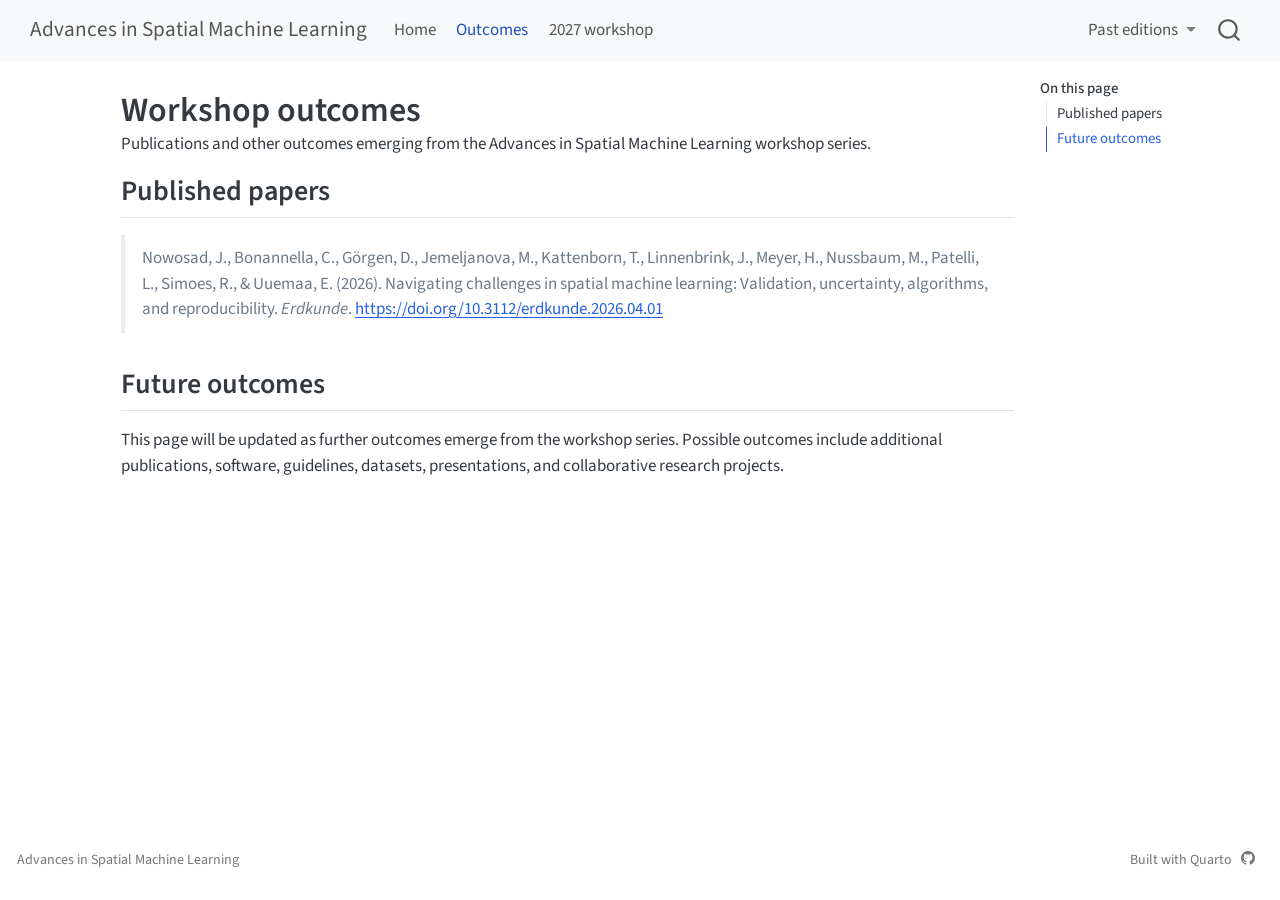
<file: outcomes.html>
<!DOCTYPE html>
<html xmlns="http://www.w3.org/1999/xhtml" lang="en" xml:lang="en"><head>

<meta charset="utf-8">
<meta name="generator" content="quarto-1.11.9">

<meta name="viewport" content="width=device-width, initial-scale=1.0, user-scalable=yes">

<meta name="description" content="Publications and other outcomes emerging from the Advances in Spatial Machine Learning workshop series.">

<title>Workshop outcomes – Advances in Spatial Machine Learning</title>
<style>
/* Default styles provided by pandoc.
** See https://pandoc.org/MANUAL.html#variables-for-html for config info.
*/
span.smallcaps{font-variant: small-caps;}
div.columns{display: flex; gap: 1.5em;}
div.column{flex: auto;}
@media screen {
div.columns{gap: min(4vw, 1.5em);}
div.column{overflow-x: auto;}
}
div.hanging-indent{margin-left: 1.5em; text-indent: -1.5em;}
ul.task-list{list-style: none;}
ul.task-list li input[type="checkbox"] {
  width: 0.8em;
  margin: 0 0.8em 0.2em -1em; /* quarto-specific, see https://github.com/quarto-dev/quarto-cli/issues/4556 */ 
  vertical-align: middle;
}
</style>


<script src="site_libs/quarto-nav/quarto-nav.js"></script>
<script src="site_libs/quarto-nav/headroom.min.js"></script>
<script src="site_libs/clipboard/clipboard.min.js"></script>
<script src="site_libs/quarto-search/autocomplete.umd.js"></script>
<script src="site_libs/quarto-search/fuse.min.js"></script>
<script src="site_libs/quarto-search/quarto-search.js"></script>
<meta name="quarto:offset" content="./">
<script src="site_libs/quarto-html/quarto.js" type="module"></script>
<script src="site_libs/quarto-html/tabsets/tabsets.js" type="module"></script>
<script src="site_libs/quarto-html/scrollable-regions/scrollable-regions.js" type="module"></script>
<script src="site_libs/quarto-html/popper.min.js"></script>
<script src="site_libs/quarto-html/tippy.umd.min.js"></script>
<script src="site_libs/quarto-html/anchor.min.js"></script>
<link href="site_libs/quarto-html/tippy.css" rel="stylesheet">
<link href="site_libs/quarto-html/quarto-syntax-highlighting-63b5708e65d6cd79cd7618c58d0c21e7.css" rel="stylesheet" id="quarto-text-highlighting-styles">
<script src="site_libs/bootstrap/bootstrap.min.js"></script>
<link href="site_libs/bootstrap/bootstrap-icons.css" rel="stylesheet">
<link href="site_libs/bootstrap/bootstrap-656bcca7f8d9086f250f7ab4b73faee2.min.css" rel="stylesheet" append-hash="true" id="quarto-bootstrap" data-mode="light">
<script id="quarto-search-options" type="application/json">{
  "location": "navbar",
  "copy-button": false,
  "collapse-after": 3,
  "panel-placement": "end",
  "type": "overlay",
  "limit": 50,
  "keyboard-shortcut": [
    "f",
    "/",
    "s"
  ],
  "show-item-context": false,
  "language": {
    "search-no-results-text": "No results",
    "search-matching-documents-text": "matching documents",
    "search-copy-link-title": "Copy link to search",
    "search-hide-matches-text": "Hide additional matches",
    "search-more-match-text": "more match in this document",
    "search-more-matches-text": "more matches in this document",
    "search-clear-button-title": "Clear",
    "search-text-placeholder": "",
    "search-detached-cancel-button-title": "Cancel",
    "search-submit-button-title": "Submit",
    "search-label": "Search"
  }
}</script>


<link rel="stylesheet" href="styles.css">
</head>

<body class="nav-fixed quarto-light"><a id="quarto-skip-link" class="visually-hidden-focusable" href="#quarto-document-content">Skip to main content</a>

<div id="quarto-search-results"></div>
  <header id="quarto-header" class="headroom fixed-top">
    <nav class="navbar navbar-expand-lg " data-bs-theme="dark" aria-label="Site">
      <div class="navbar-container container-fluid">
      <div class="navbar-brand-container mx-auto">
    <a class="navbar-brand" href="./index.html">
    <span class="navbar-title">Advances in Spatial Machine Learning</span>
    </a>
  </div>
          <button class="navbar-toggler" type="button" data-bs-toggle="collapse" data-bs-target="#navbarCollapse" aria-controls="navbarCollapse" aria-expanded="false" aria-label="Toggle navigation" onclick="if (window.quartoToggleHeadroom) { window.quartoToggleHeadroom(); }">
  <span class="navbar-toggler-icon"></span>
</button>
          <div class="collapse navbar-collapse" id="navbarCollapse">
            <ul class="navbar-nav navbar-nav-scroll me-auto">
  <li class="nav-item">
    <a class="nav-link" href="./index.html"> 
<span class="menu-text">Home</span></a>
  </li>  
  <li class="nav-item">
    <a class="nav-link active" href="./outcomes.html" aria-current="page"> 
<span class="menu-text">Outcomes</span></a>
  </li>  
  <li class="nav-item">
    <a class="nav-link" href="./2027.html"> 
<span class="menu-text">2027 workshop</span></a>
  </li>  
</ul>
            <ul class="navbar-nav navbar-nav-scroll ms-auto">
  <li class="nav-item dropdown ">
    <a class="nav-link dropdown-toggle" href="#" id="nav-menu-past-editions" role="link" data-bs-toggle="dropdown" aria-expanded="false">
 <span class="menu-text">Past editions</span>
    </a>
    <ul class="dropdown-menu dropdown-menu-end" aria-labelledby="nav-menu-past-editions">    
        <li>
    <a class="dropdown-item" href="./2026.html">
 <span class="dropdown-text">2026 workshop</span></a>
  </li>  
        <li>
    <a class="dropdown-item" href="./2025.html">
 <span class="dropdown-text">2025 workshop</span></a>
  </li>  
    </ul>
  </li>
</ul>
          </div> <!-- /navcollapse -->
            <div class="quarto-navbar-tools">
</div>
            <div id="quarto-search" class="" title="Search"></div>
      </div> <!-- /container-fluid -->
    </nav>
</header>
<!-- content -->
<div id="quarto-content" class="quarto-container page-columns page-rows-contents page-layout-article page-navbar">
<!-- sidebar -->
<!-- margin-sidebar -->
    <div id="quarto-margin-sidebar" class="sidebar margin-sidebar">
        <nav id="TOC" role="doc-toc" aria-labelledby="toc-title" class="toc-active">
    <h2 id="toc-title">On this page</h2>
   
  <ul>
  <li><a href="#published-papers" id="toc-published-papers" class="nav-link active" data-scroll-target="#published-papers">Published papers</a></li>
  <li><a href="#future-outcomes" id="toc-future-outcomes" class="nav-link" data-scroll-target="#future-outcomes">Future outcomes</a></li>
  </ul>
</nav>
    </div>
<!-- main -->
<main class="content" id="quarto-document-content" tabindex="-1">

<header id="title-block-header" class="quarto-title-block default">
<div class="quarto-title">
<h1 class="title">Workshop outcomes</h1>
</div>

<div>
  <div class="description">
    Publications and other outcomes emerging from the Advances in Spatial Machine Learning workshop series.
  </div>
</div>


<div class="quarto-title-meta">

    
  
    
  </div>
  


</header>


<!-- The workshop series is intended to support ongoing collaboration and to turn discussions about open questions in spatial machine learning into useful scientific outputs. -->
<section id="published-papers" class="level2">
<h2 class="anchored" data-anchor-id="published-papers">Published papers</h2>
<blockquote class="blockquote">
<p>Nowosad, J., Bonannella, C., Görgen, D., Jemeljanova, M., Kattenborn, T., Linnenbrink, J., Meyer, H., Nussbaum, M., Patelli, L., Simoes, R., &amp; Uuemaa, E. (2026). Navigating challenges in spatial machine learning: Validation, uncertainty, algorithms, and reproducibility. <em>Erdkunde</em>. <a href="https://doi.org/10.3112/erdkunde.2026.04.01" class="uri">https://doi.org/10.3112/erdkunde.2026.04.01</a></p>
</blockquote>
</section>
<section id="future-outcomes" class="level2">
<h2 class="anchored" data-anchor-id="future-outcomes">Future outcomes</h2>
<p>This page will be updated as further outcomes emerge from the workshop series. Possible outcomes include additional publications, software, guidelines, datasets, presentations, and collaborative research projects.</p>
<!-- ### 2027 edition

Outcomes from the 2027 edition will be added here as they become available. -->


</section>

</main> <!-- /main -->
<script id="quarto-html-after-body" type="application/javascript">
  window.document.addEventListener("DOMContentLoaded", function (event) {
    const icon = "";
    const anchorJS = new window.AnchorJS();
    anchorJS.options = {
      placement: 'right',
      icon: icon
    };
    anchorJS.add('.anchored');
    const isCodeAnnotation = (el) => {
      for (const clz of el.classList) {
        if (clz.startsWith('code-annotation-')) {                     
          return true;
        }
      }
      return false;
    }
    const onCopySuccess = function(e) {
      // button target
      const button = e.trigger;
      // don't keep focus
      button.blur();
      // flash "checked"
      button.classList.add('code-copy-button-checked');
      var currentTitle = button.getAttribute("title");
      button.setAttribute("title", "Copied!");
      let tooltip;
      if (window.bootstrap) {
        button.setAttribute("data-bs-toggle", "tooltip");
        button.setAttribute("data-bs-placement", "left");
        button.setAttribute("data-bs-title", "Copied!");
        tooltip = new bootstrap.Tooltip(button, 
          { trigger: "manual", 
            customClass: "code-copy-button-tooltip",
            offset: [0, -8]});
        tooltip.show();    
      }
      setTimeout(function() {
        if (tooltip) {
          tooltip.hide();
          button.removeAttribute("data-bs-title");
          button.removeAttribute("data-bs-toggle");
          button.removeAttribute("data-bs-placement");
        }
        button.setAttribute("title", currentTitle);
        button.classList.remove('code-copy-button-checked');
      }, 1000);
      // clear code selection
      e.clearSelection();
    }
    const getTextToCopy = function(trigger) {
      const outerScaffold = trigger.parentElement.cloneNode(true);
      const codeEl = outerScaffold.querySelector('code');
      for (const childEl of codeEl.children) {
        if (isCodeAnnotation(childEl)) {
          childEl.remove();
        }
      }
      return codeEl.innerText;
    }
    const clipboard = new window.ClipboardJS('.code-copy-button:not([data-in-quarto-modal])', {
      text: getTextToCopy
    });
    clipboard.on('success', onCopySuccess);
    if (window.document.getElementById('quarto-embedded-source-code-modal')) {
      const clipboardModal = new window.ClipboardJS('.code-copy-button[data-in-quarto-modal]', {
        text: getTextToCopy,
        container: window.document.getElementById('quarto-embedded-source-code-modal')
      });
      clipboardModal.on('success', onCopySuccess);
    }
      var localhostRegex = new RegExp(/^(?:http|https):\/\/localhost\:?[0-9]*\//);
      var mailtoRegex = new RegExp(/^mailto:/);
        var filterRegex = new RegExp("https:\/\/advsml\.github\.io\/");
      var isInternal = (href) => {
          return filterRegex.test(href) || localhostRegex.test(href) || mailtoRegex.test(href);
      }
      // Inspect non-navigation links and adorn them if external
      window.quartoDecorateExternalLinks = function (root) {
     var links = (root || window.document).querySelectorAll('a[href]:not(.nav-link):not(.navbar-brand):not(.toc-action):not(.sidebar-link):not(.sidebar-item-toggle):not(.pagination-link):not(.no-external):not([aria-hidden]):not(.dropdown-item):not(.quarto-navigation-tool):not(.about-link)');
      for (var i=0; i<links.length; i++) {
        const link = links[i];
        if (!isInternal(link.href)) {
          // undo the damage that might have been done by quarto-nav.js in the case of
          // links that we want to consider external
          if (link.dataset.originalHref !== undefined) {
            link.href = link.dataset.originalHref;
          }
          if (!link.classList.contains('no-external-icon')) {
          }
        }
      }
      };
      window.quartoDecorateExternalLinks(window.document);
    // Esc closes the popup (WCAG 1.4.13) and focus leaving both trigger and
    // popup closes it (WCAG 2.4.11); tippy handles neither for interactive popups.
    const hideOnEscAndFocusOut = {
      name: 'hideOnEscAndFocusOut',
      defaultValue: true,
      fn(instance) {
        const dismiss = () => {
          // A show scheduled by the trigger delay would otherwise reopen it
          instance.clearDelayTimeouts();
          instance.hide();
        };
        const onKeyDown = (event) => {
          if (event.key !== 'Escape') {
            return;
          }
          // Keep Esc from also reaching page handlers (e.g. reveal.js overview),
          // except an open reveal.js slide menu, which Esc should close too.
          // The menu handles keys only when its keyboard option is on.
          const menuHandlesEsc = window.Reveal?.getPlugin?.('menu')?.isOpen() &&
            window.Reveal.getConfig().menu?.keyboard !== false;
          if (!menuHandlesEsc) {
            event.stopPropagation();
          }
          if (instance.popper.contains(window.document.activeElement)) {
            // Disabled while refocusing so the focus trigger does not reopen it
            instance.disable();
            instance.reference.focus();
            instance.enable();
          }
          dismiss();
        };
        const onFocusOut = (event) => {
          const target = event.relatedTarget;
          if (target && !instance.reference.contains(target) &&
              !instance.popper.contains(target)) {
            dismiss();
          }
        };
        // On the trigger too: a click trigger (code-annotations: select) has no
        // blur handling. Attached for the instance's lifetime so leaving the
        // trigger also cancels a show still pending on the trigger delay.
        instance.reference.addEventListener('focusout', onFocusOut);
        return {
          onShow() {
            window.document.addEventListener('keydown', onKeyDown, true);
            instance.popper.addEventListener('focusout', onFocusOut);
          },
          onHide() {
            window.document.removeEventListener('keydown', onKeyDown, true);
            instance.popper.removeEventListener('focusout', onFocusOut);
          },
          onDestroy() {
            instance.reference.removeEventListener('focusout', onFocusOut);
          },
        };
      },
    };
    function tippyHover(el, contentFn, onTriggerFn, onUntriggerFn) {
      const config = {
        allowHTML: true,
        maxWidth: 500,
        delay: 100,
        arrow: false,
        appendTo: function(el) {
            return el.parentElement;
        },
        interactive: true,
        interactiveBorder: 10,
        theme: 'quarto',
        placement: 'bottom-start',
        plugins: [hideOnEscAndFocusOut],
      };
      if (contentFn) {
        config.content = contentFn;
      }
      if (onTriggerFn) {
        config.onTrigger = onTriggerFn;
      }
      if (onUntriggerFn) {
        config.onUntrigger = onUntriggerFn;
      }
      window.tippy(el, config); 
    }
    const noterefs = window.document.querySelectorAll('a[role="doc-noteref"]');
    for (var i=0; i<noterefs.length; i++) {
      const ref = noterefs[i];
      tippyHover(ref, function() {
        // use id or data attribute instead here
        let href = ref.getAttribute('data-footnote-href') || ref.getAttribute('href');
        try { href = new URL(href).hash; } catch {}
        const id = href.replace(/^#\/?/, "");
        const note = window.document.getElementById(id);
        if (note) {
          return note.innerHTML;
        } else {
          return "";
        }
      });
    }
    const xrefs = window.document.querySelectorAll('a.quarto-xref');
    const processXRef = (id, note) => {
      // Strip column container classes
      const stripColumnClz = (el) => {
        el.classList.remove("page-full", "page-columns");
        if (el.children) {
          for (const child of el.children) {
            stripColumnClz(child);
          }
        }
      }
      stripColumnClz(note)
      if (id === null || id.startsWith('sec-')) {
        // Special case sections, only their first couple elements
        const container = document.createElement("div");
        if (note.children && note.children.length > 2) {
          container.appendChild(note.children[0].cloneNode(true));
          for (let i = 1; i < note.children.length; i++) {
            const child = note.children[i];
            if (child.tagName === "P" && child.innerText === "") {
              continue;
            } else {
              container.appendChild(child.cloneNode(true));
              break;
            }
          }
          if (window.Quarto?.typesetMath) {
            window.Quarto.typesetMath(container);
          }
          return container.innerHTML
        } else {
          if (window.Quarto?.typesetMath) {
            window.Quarto.typesetMath(note);
          }
          return note.innerHTML;
        }
      } else {
        // Remove any anchor links if they are present
        const anchorLink = note.querySelector('a.anchorjs-link');
        if (anchorLink) {
          anchorLink.remove();
        }
        if (window.Quarto?.typesetMath) {
          window.Quarto.typesetMath(note);
        }
        if (note.classList.contains("callout")) {
          return note.outerHTML;
        } else {
          return note.innerHTML;
        }
      }
    }
    for (var i=0; i<xrefs.length; i++) {
      const xref = xrefs[i];
      tippyHover(xref, undefined, function(instance) {
        instance.disable();
        let url = xref.getAttribute('href');
        let hash = undefined; 
        if (url.startsWith('#')) {
          hash = url;
        } else {
          try { hash = new URL(url).hash; } catch {}
        }
        if (hash) {
          const id = hash.replace(/^#\/?/, "");
          const note = window.document.getElementById(id);
          if (note !== null) {
            try {
              const html = processXRef(id, note.cloneNode(true));
              instance.setContent(html);
            } finally {
              instance.enable();
              instance.show();
            }
          } else {
            // See if we can fetch this
            fetch(url.split('#')[0])
            .then(res => res.text())
            .then(html => {
              const parser = new DOMParser();
              const htmlDoc = parser.parseFromString(html, "text/html");
              const note = htmlDoc.getElementById(id);
              if (note !== null) {
                const html = processXRef(id, note);
                instance.setContent(html);
              } 
            }).finally(() => {
              instance.enable();
              instance.show();
            });
          }
        } else {
          // See if we can fetch a full url (with no hash to target)
          // This is a special case and we should probably do some content thinning / targeting
          fetch(url)
          .then(res => res.text())
          .then(html => {
            const parser = new DOMParser();
            const htmlDoc = parser.parseFromString(html, "text/html");
            const note = htmlDoc.querySelector('main.content');
            if (note !== null) {
              // This should only happen for chapter cross references
              // (since there is no id in the URL)
              // remove the first header
              if (note.children.length > 0 && note.children[0].tagName === "HEADER") {
                note.children[0].remove();
              }
              const html = processXRef(null, note);
              instance.setContent(html);
            } 
          }).finally(() => {
            instance.enable();
            instance.show();
          });
        }
      }, function(instance) {
      });
    }
        let selectedAnnoteEl;
        const selectorForAnnotation = ( cell, annotation) => {
          let cellAttr = 'data-code-cell="' + cell + '"';
          let lineAttr = 'data-code-annotation="' +  annotation + '"';
          const selector = 'span[' + cellAttr + '][' + lineAttr + ']';
          return selector;
        }
        const selectCodeLines = (annoteEl) => {
          const doc = window.document;
          const targetCell = annoteEl.getAttribute("data-target-cell");
          const targetAnnotation = annoteEl.getAttribute("data-target-annotation");
          const annoteSpan = window.document.querySelector(selectorForAnnotation(targetCell, targetAnnotation));
          const lines = annoteSpan.getAttribute("data-code-lines").split(",");
          const lineIds = lines.map((line) => {
            return targetCell + "-" + line;
          })
          // Each band is positioned against its own containing block, which is
          // not the offsetParent of the lines, so place it from client rects.
          const placeBand = (band, firstEl, lastEl, codeBlock) => {
            const container = band.offsetParent;
            if (container === null) {
              return;
            }
            const containerRect = container.getBoundingClientRect();
            // Reveal.js scales slides with a transform, so convert client
            // pixels back to the CSS pixels of the container.
            const scale = containerRect.height / container.offsetHeight || 1;
            const firstRect = firstEl.getBoundingClientRect();
            const lastRect = lastEl.getBoundingClientRect();
            const top = (firstRect.top - containerRect.top) / scale - container.clientTop + container.scrollTop;
            const height = (lastRect.bottom - firstRect.top) / scale;
            band.style.top = top - 2 + "px";
            band.style.height = height + 4 + "px";
            if (codeBlock) {
              // Without the copy button wrapper, the containing block is wider
              // than the code block, so span the code block explicitly.
              const blockRect = codeBlock.getBoundingClientRect();
              band.style.left = (blockRect.left - containerRect.left) / scale - container.clientLeft + container.scrollLeft + "px";
              band.style.width = blockRect.width / scale + "px";
            }
          };
          if (lineIds.length > 0) {
            const el = window.document.getElementById(lineIds[0]);
            const lastEl = window.document.getElementById(lineIds[lineIds.length - 1]);
            const parent = el.parentElement.parentElement;
            // cook up a div (if necessary) and position it
            let div = window.document.getElementById("code-annotation-line-highlight");
            if (div === null) {
              div = window.document.createElement("div");
              div.setAttribute("id", "code-annotation-line-highlight");
              div.style.position = 'absolute';
              parent.appendChild(div);
            }
            placeBand(div, el, lastEl, parent.closest("div.sourceCode") || parent);
            let gutterDiv = window.document.getElementById("code-annotation-line-highlight-gutter");
            if (gutterDiv === null) {
              gutterDiv = window.document.createElement("div");
              gutterDiv.setAttribute("id", "code-annotation-line-highlight-gutter");
              gutterDiv.style.position = 'absolute';
              const codeCell = window.document.getElementById(targetCell);
              const gutter = codeCell.querySelector('.code-annotation-gutter');
              gutter.appendChild(gutterDiv);
            }
            placeBand(gutterDiv, el, lastEl);
            selectedAnnoteEl = annoteEl;
          }
        };
        const unselectCodeLines = () => {
          const elementsIds = ["code-annotation-line-highlight", "code-annotation-line-highlight-gutter"];
          elementsIds.forEach((elId) => {
            const div = window.document.getElementById(elId);
            if (div) {
              div.remove();
            }
          });
          selectedAnnoteEl = undefined;
        };
          // Handle positioning of the toggle
      window.addEventListener(
        "resize",
        throttle(() => {
          elRect = undefined;
          if (selectedAnnoteEl) {
            selectCodeLines(selectedAnnoteEl);
          }
        }, 10)
      );
      function throttle(fn, ms) {
      let throttle = false;
      let timer;
        return (...args) => {
          if(!throttle) { // first call gets through
              fn.apply(this, args);
              throttle = true;
          } else { // all the others get throttled
              if(timer) clearTimeout(timer); // cancel #2
              timer = setTimeout(() => {
                fn.apply(this, args);
                timer = throttle = false;
              }, ms);
          }
        };
      }
        // Attach click handler to the DT
        const annoteDls = window.document.querySelectorAll('dt[data-target-cell]');
        for (const annoteDlNode of annoteDls) {
          annoteDlNode.addEventListener('click', (event) => {
            const clickedEl = event.target;
            if (clickedEl !== selectedAnnoteEl) {
              unselectCodeLines();
              const activeEl = window.document.querySelector('dt[data-target-cell].code-annotation-active');
              if (activeEl) {
                activeEl.classList.remove('code-annotation-active');
              }
              selectCodeLines(clickedEl);
              clickedEl.classList.add('code-annotation-active');
            } else {
              // Unselect the line
              unselectCodeLines();
              clickedEl.classList.remove('code-annotation-active');
            }
          });
        }
    const findCites = (el) => {
      const parentEl = el.parentElement;
      if (parentEl) {
        const cites = parentEl.dataset.cites;
        if (cites) {
          return {
            el,
            cites: cites.split(' ')
          };
        } else {
          return findCites(el.parentElement)
        }
      } else {
        return undefined;
      }
    };
    var bibliorefs = window.document.querySelectorAll('a[role="doc-biblioref"]');
    for (var i=0; i<bibliorefs.length; i++) {
      const ref = bibliorefs[i];
      const citeInfo = findCites(ref);
      if (citeInfo) {
        tippyHover(citeInfo.el, function() {
          var popup = window.document.createElement('div');
          citeInfo.cites.forEach(function(cite) {
            var citeDiv = window.document.createElement('div');
            citeDiv.classList.add('hanging-indent');
            citeDiv.classList.add('csl-entry');
            var biblioDiv = window.document.getElementById('ref-' + cite);
            if (biblioDiv) {
              citeDiv.innerHTML = biblioDiv.innerHTML;
            }
            popup.appendChild(citeDiv);
          });
          return popup.innerHTML;
        });
      }
    }
  });
  </script>
  <script type="application/javascript">
  window.quartoScrollableRegionsLabels = {"code":"Scrollable code","output":"Scrollable output"};
  </script>
</div> <!-- /content -->
<footer class="footer">
  <div class="nav-footer">
    <div class="nav-footer-left">
<p>Advances in Spatial Machine Learning</p>
</div>   
    <div class="nav-footer-center">
      &nbsp;
    </div>
    <div class="nav-footer-right">
      <ul class="footer-items list-unstyled">
    <li class="nav-item">
 Built with Quarto
  </li>  
    <li class="nav-item compact">
    <a class="nav-link" href="https://github.com/advsml/advsml.github.io">
      <i class="bi bi-github" role="img">
</i> 
    </a>
  </li>  
</ul>
    </div>
  </div>
</footer>




</body></html>
</file>
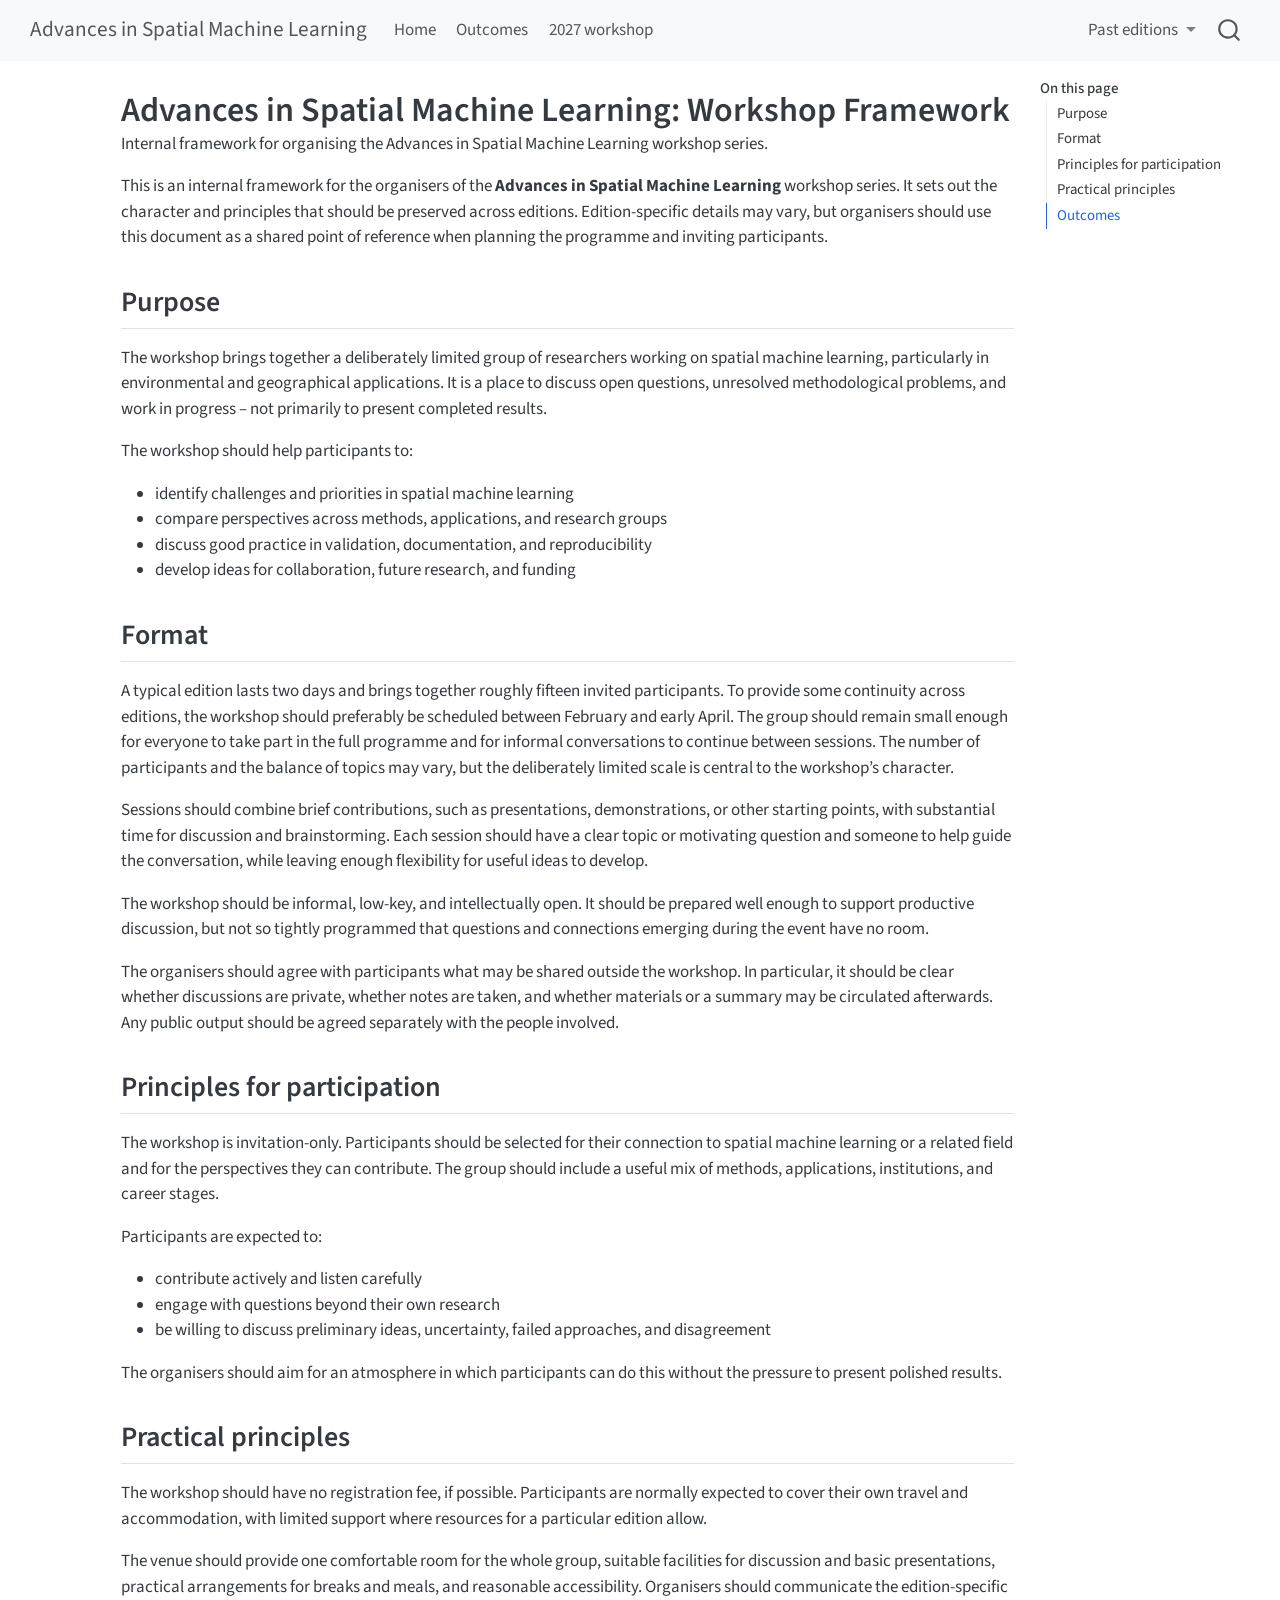
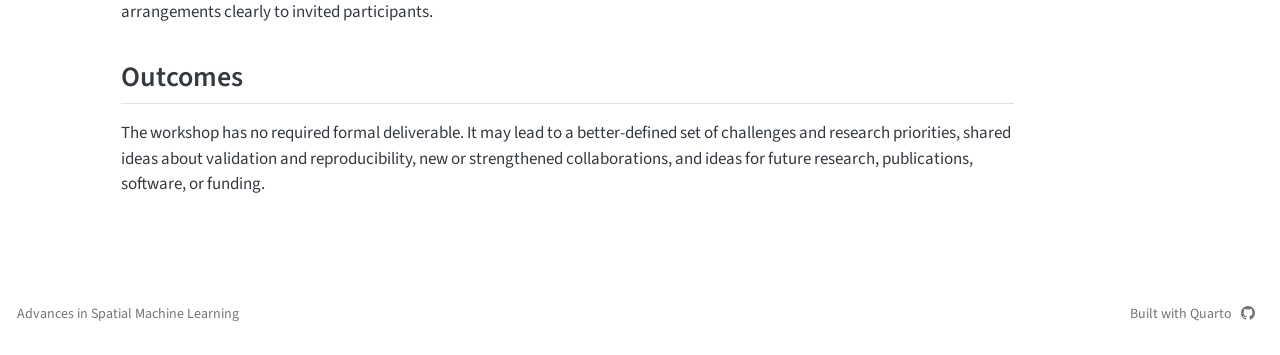
<file: internal/workshop-framwork.html>
<!DOCTYPE html>
<html xmlns="http://www.w3.org/1999/xhtml" lang="en" xml:lang="en"><head>

<meta charset="utf-8">
<meta name="generator" content="quarto-1.11.9">

<meta name="viewport" content="width=device-width, initial-scale=1.0, user-scalable=yes">

<meta name="description" content="Internal framework for organising the Advances in Spatial Machine Learning workshop series.">

<title>Advances in Spatial Machine Learning: Workshop Framework – Advances in Spatial Machine Learning</title>
<style>
/* Default styles provided by pandoc.
** See https://pandoc.org/MANUAL.html#variables-for-html for config info.
*/
span.smallcaps{font-variant: small-caps;}
div.columns{display: flex; gap: 1.5em;}
div.column{flex: auto;}
@media screen {
div.columns{gap: min(4vw, 1.5em);}
div.column{overflow-x: auto;}
}
div.hanging-indent{margin-left: 1.5em; text-indent: -1.5em;}
ul.task-list{list-style: none;}
ul.task-list li input[type="checkbox"] {
  width: 0.8em;
  margin: 0 0.8em 0.2em -1em; /* quarto-specific, see https://github.com/quarto-dev/quarto-cli/issues/4556 */ 
  vertical-align: middle;
}
</style>


<script src="../site_libs/quarto-nav/quarto-nav.js"></script>
<script src="../site_libs/quarto-nav/headroom.min.js"></script>
<script src="../site_libs/clipboard/clipboard.min.js"></script>
<script src="../site_libs/quarto-search/autocomplete.umd.js"></script>
<script src="../site_libs/quarto-search/fuse.min.js"></script>
<script src="../site_libs/quarto-search/quarto-search.js"></script>
<meta name="quarto:offset" content="../">
<script src="../site_libs/quarto-html/quarto.js" type="module"></script>
<script src="../site_libs/quarto-html/tabsets/tabsets.js" type="module"></script>
<script src="../site_libs/quarto-html/scrollable-regions/scrollable-regions.js" type="module"></script>
<script src="../site_libs/quarto-html/popper.min.js"></script>
<script src="../site_libs/quarto-html/tippy.umd.min.js"></script>
<script src="../site_libs/quarto-html/anchor.min.js"></script>
<link href="../site_libs/quarto-html/tippy.css" rel="stylesheet">
<link href="../site_libs/quarto-html/quarto-syntax-highlighting-63b5708e65d6cd79cd7618c58d0c21e7.css" rel="stylesheet" id="quarto-text-highlighting-styles">
<script src="../site_libs/bootstrap/bootstrap.min.js"></script>
<link href="../site_libs/bootstrap/bootstrap-icons.css" rel="stylesheet">
<link href="../site_libs/bootstrap/bootstrap-656bcca7f8d9086f250f7ab4b73faee2.min.css" rel="stylesheet" append-hash="true" id="quarto-bootstrap" data-mode="light">
<script id="quarto-search-options" type="application/json">{
  "location": "navbar",
  "copy-button": false,
  "collapse-after": 3,
  "panel-placement": "end",
  "type": "overlay",
  "limit": 50,
  "keyboard-shortcut": [
    "f",
    "/",
    "s"
  ],
  "show-item-context": false,
  "language": {
    "search-no-results-text": "No results",
    "search-matching-documents-text": "matching documents",
    "search-copy-link-title": "Copy link to search",
    "search-hide-matches-text": "Hide additional matches",
    "search-more-match-text": "more match in this document",
    "search-more-matches-text": "more matches in this document",
    "search-clear-button-title": "Clear",
    "search-text-placeholder": "",
    "search-detached-cancel-button-title": "Cancel",
    "search-submit-button-title": "Submit",
    "search-label": "Search"
  }
}</script>


<link rel="stylesheet" href="../styles.css">
</head>

<body class="nav-fixed quarto-light"><a id="quarto-skip-link" class="visually-hidden-focusable" href="#quarto-document-content">Skip to main content</a>

<div id="quarto-search-results"></div>
  <header id="quarto-header" class="headroom fixed-top">
    <nav class="navbar navbar-expand-lg " data-bs-theme="dark" aria-label="Site">
      <div class="navbar-container container-fluid">
      <div class="navbar-brand-container mx-auto">
    <a class="navbar-brand" href="../index.html">
    <span class="navbar-title">Advances in Spatial Machine Learning</span>
    </a>
  </div>
          <button class="navbar-toggler" type="button" data-bs-toggle="collapse" data-bs-target="#navbarCollapse" aria-controls="navbarCollapse" aria-expanded="false" aria-label="Toggle navigation" onclick="if (window.quartoToggleHeadroom) { window.quartoToggleHeadroom(); }">
  <span class="navbar-toggler-icon"></span>
</button>
          <div class="collapse navbar-collapse" id="navbarCollapse">
            <ul class="navbar-nav navbar-nav-scroll me-auto">
  <li class="nav-item">
    <a class="nav-link" href="../index.html"> 
<span class="menu-text">Home</span></a>
  </li>  
  <li class="nav-item">
    <a class="nav-link" href="../outcomes.html"> 
<span class="menu-text">Outcomes</span></a>
  </li>  
  <li class="nav-item">
    <a class="nav-link" href="../2027.html"> 
<span class="menu-text">2027 workshop</span></a>
  </li>  
</ul>
            <ul class="navbar-nav navbar-nav-scroll ms-auto">
  <li class="nav-item dropdown ">
    <a class="nav-link dropdown-toggle" href="#" id="nav-menu-past-editions" role="link" data-bs-toggle="dropdown" aria-expanded="false">
 <span class="menu-text">Past editions</span>
    </a>
    <ul class="dropdown-menu dropdown-menu-end" aria-labelledby="nav-menu-past-editions">    
        <li>
    <a class="dropdown-item" href="../2026.html">
 <span class="dropdown-text">2026 workshop</span></a>
  </li>  
        <li>
    <a class="dropdown-item" href="../2025.html">
 <span class="dropdown-text">2025 workshop</span></a>
  </li>  
    </ul>
  </li>
</ul>
          </div> <!-- /navcollapse -->
            <div class="quarto-navbar-tools">
</div>
            <div id="quarto-search" class="" title="Search"></div>
      </div> <!-- /container-fluid -->
    </nav>
</header>
<!-- content -->
<div id="quarto-content" class="quarto-container page-columns page-rows-contents page-layout-article page-navbar">
<!-- sidebar -->
<!-- margin-sidebar -->
    <div id="quarto-margin-sidebar" class="sidebar margin-sidebar">
        <nav id="TOC" role="doc-toc" aria-labelledby="toc-title" class="toc-active">
    <h2 id="toc-title">On this page</h2>
   
  <ul>
  <li><a href="#purpose" id="toc-purpose" class="nav-link active" data-scroll-target="#purpose">Purpose</a></li>
  <li><a href="#format" id="toc-format" class="nav-link" data-scroll-target="#format">Format</a></li>
  <li><a href="#principles-for-participation" id="toc-principles-for-participation" class="nav-link" data-scroll-target="#principles-for-participation">Principles for participation</a></li>
  <li><a href="#practical-principles" id="toc-practical-principles" class="nav-link" data-scroll-target="#practical-principles">Practical principles</a></li>
  <li><a href="#outcomes" id="toc-outcomes" class="nav-link" data-scroll-target="#outcomes">Outcomes</a></li>
  </ul>
</nav>
    </div>
<!-- main -->
<main class="content" id="quarto-document-content" tabindex="-1">

<header id="title-block-header" class="quarto-title-block default">
<div class="quarto-title">
<h1 class="title">Advances in Spatial Machine Learning: Workshop Framework</h1>
</div>

<div>
  <div class="description">
    Internal framework for organising the Advances in Spatial Machine Learning workshop series.
  </div>
</div>


<div class="quarto-title-meta">

    
  
    
  </div>
  


</header>


<p>This is an internal framework for the organisers of the <strong>Advances in Spatial Machine Learning</strong> workshop series. It sets out the character and principles that should be preserved across editions. Edition-specific details may vary, but organisers should use this document as a shared point of reference when planning the programme and inviting participants.</p>
<section id="purpose" class="level2">
<h2 class="anchored" data-anchor-id="purpose">Purpose</h2>
<p>The workshop brings together a deliberately limited group of researchers working on spatial machine learning, particularly in environmental and geographical applications. It is a place to discuss open questions, unresolved methodological problems, and work in progress – not primarily to present completed results.</p>
<p>The workshop should help participants to:</p>
<ul>
<li>identify challenges and priorities in spatial machine learning</li>
<li>compare perspectives across methods, applications, and research groups</li>
<li>discuss good practice in validation, documentation, and reproducibility</li>
<li>develop ideas for collaboration, future research, and funding</li>
</ul>
</section>
<section id="format" class="level2">
<h2 class="anchored" data-anchor-id="format">Format</h2>
<p>A typical edition lasts two days and brings together roughly fifteen invited participants. To provide some continuity across editions, the workshop should preferably be scheduled between February and early April. The group should remain small enough for everyone to take part in the full programme and for informal conversations to continue between sessions. The number of participants and the balance of topics may vary, but the deliberately limited scale is central to the workshop’s character.</p>
<p>Sessions should combine brief contributions, such as presentations, demonstrations, or other starting points, with substantial time for discussion and brainstorming. Each session should have a clear topic or motivating question and someone to help guide the conversation, while leaving enough flexibility for useful ideas to develop.</p>
<p>The workshop should be informal, low-key, and intellectually open. It should be prepared well enough to support productive discussion, but not so tightly programmed that questions and connections emerging during the event have no room.</p>
<p>The organisers should agree with participants what may be shared outside the workshop. In particular, it should be clear whether discussions are private, whether notes are taken, and whether materials or a summary may be circulated afterwards. Any public output should be agreed separately with the people involved.</p>
</section>
<section id="principles-for-participation" class="level2">
<h2 class="anchored" data-anchor-id="principles-for-participation">Principles for participation</h2>
<p>The workshop is invitation-only. Participants should be selected for their connection to spatial machine learning or a related field and for the perspectives they can contribute. The group should include a useful mix of methods, applications, institutions, and career stages.</p>
<p>Participants are expected to:</p>
<ul>
<li>contribute actively and listen carefully</li>
<li>engage with questions beyond their own research</li>
<li>be willing to discuss preliminary ideas, uncertainty, failed approaches, and disagreement</li>
</ul>
<p>The organisers should aim for an atmosphere in which participants can do this without the pressure to present polished results.</p>
</section>
<section id="practical-principles" class="level2">
<h2 class="anchored" data-anchor-id="practical-principles">Practical principles</h2>
<p>The workshop should have no registration fee, if possible. Participants are normally expected to cover their own travel and accommodation, with limited support where resources for a particular edition allow.</p>
<p>The venue should provide one comfortable room for the whole group, suitable facilities for discussion and basic presentations, practical arrangements for breaks and meals, and reasonable accessibility. Organisers should communicate the edition-specific arrangements clearly to invited participants.</p>
</section>
<section id="outcomes" class="level2">
<h2 class="anchored" data-anchor-id="outcomes">Outcomes</h2>
<p>The workshop has no required formal deliverable. It may lead to a better-defined set of challenges and research priorities, shared ideas about validation and reproducibility, new or strengthened collaborations, and ideas for future research, publications, software, or funding.</p>


</section>

</main> <!-- /main -->
<script id="quarto-html-after-body" type="application/javascript">
  window.document.addEventListener("DOMContentLoaded", function (event) {
    const icon = "";
    const anchorJS = new window.AnchorJS();
    anchorJS.options = {
      placement: 'right',
      icon: icon
    };
    anchorJS.add('.anchored');
    const isCodeAnnotation = (el) => {
      for (const clz of el.classList) {
        if (clz.startsWith('code-annotation-')) {                     
          return true;
        }
      }
      return false;
    }
    const onCopySuccess = function(e) {
      // button target
      const button = e.trigger;
      // don't keep focus
      button.blur();
      // flash "checked"
      button.classList.add('code-copy-button-checked');
      var currentTitle = button.getAttribute("title");
      button.setAttribute("title", "Copied!");
      let tooltip;
      if (window.bootstrap) {
        button.setAttribute("data-bs-toggle", "tooltip");
        button.setAttribute("data-bs-placement", "left");
        button.setAttribute("data-bs-title", "Copied!");
        tooltip = new bootstrap.Tooltip(button, 
          { trigger: "manual", 
            customClass: "code-copy-button-tooltip",
            offset: [0, -8]});
        tooltip.show();    
      }
      setTimeout(function() {
        if (tooltip) {
          tooltip.hide();
          button.removeAttribute("data-bs-title");
          button.removeAttribute("data-bs-toggle");
          button.removeAttribute("data-bs-placement");
        }
        button.setAttribute("title", currentTitle);
        button.classList.remove('code-copy-button-checked');
      }, 1000);
      // clear code selection
      e.clearSelection();
    }
    const getTextToCopy = function(trigger) {
      const outerScaffold = trigger.parentElement.cloneNode(true);
      const codeEl = outerScaffold.querySelector('code');
      for (const childEl of codeEl.children) {
        if (isCodeAnnotation(childEl)) {
          childEl.remove();
        }
      }
      return codeEl.innerText;
    }
    const clipboard = new window.ClipboardJS('.code-copy-button:not([data-in-quarto-modal])', {
      text: getTextToCopy
    });
    clipboard.on('success', onCopySuccess);
    if (window.document.getElementById('quarto-embedded-source-code-modal')) {
      const clipboardModal = new window.ClipboardJS('.code-copy-button[data-in-quarto-modal]', {
        text: getTextToCopy,
        container: window.document.getElementById('quarto-embedded-source-code-modal')
      });
      clipboardModal.on('success', onCopySuccess);
    }
      var localhostRegex = new RegExp(/^(?:http|https):\/\/localhost\:?[0-9]*\//);
      var mailtoRegex = new RegExp(/^mailto:/);
        var filterRegex = new RegExp("https:\/\/advsml\.github\.io\/");
      var isInternal = (href) => {
          return filterRegex.test(href) || localhostRegex.test(href) || mailtoRegex.test(href);
      }
      // Inspect non-navigation links and adorn them if external
      window.quartoDecorateExternalLinks = function (root) {
     var links = (root || window.document).querySelectorAll('a[href]:not(.nav-link):not(.navbar-brand):not(.toc-action):not(.sidebar-link):not(.sidebar-item-toggle):not(.pagination-link):not(.no-external):not([aria-hidden]):not(.dropdown-item):not(.quarto-navigation-tool):not(.about-link)');
      for (var i=0; i<links.length; i++) {
        const link = links[i];
        if (!isInternal(link.href)) {
          // undo the damage that might have been done by quarto-nav.js in the case of
          // links that we want to consider external
          if (link.dataset.originalHref !== undefined) {
            link.href = link.dataset.originalHref;
          }
          if (!link.classList.contains('no-external-icon')) {
          }
        }
      }
      };
      window.quartoDecorateExternalLinks(window.document);
    // Esc closes the popup (WCAG 1.4.13) and focus leaving both trigger and
    // popup closes it (WCAG 2.4.11); tippy handles neither for interactive popups.
    const hideOnEscAndFocusOut = {
      name: 'hideOnEscAndFocusOut',
      defaultValue: true,
      fn(instance) {
        const dismiss = () => {
          // A show scheduled by the trigger delay would otherwise reopen it
          instance.clearDelayTimeouts();
          instance.hide();
        };
        const onKeyDown = (event) => {
          if (event.key !== 'Escape') {
            return;
          }
          // Keep Esc from also reaching page handlers (e.g. reveal.js overview),
          // except an open reveal.js slide menu, which Esc should close too.
          // The menu handles keys only when its keyboard option is on.
          const menuHandlesEsc = window.Reveal?.getPlugin?.('menu')?.isOpen() &&
            window.Reveal.getConfig().menu?.keyboard !== false;
          if (!menuHandlesEsc) {
            event.stopPropagation();
          }
          if (instance.popper.contains(window.document.activeElement)) {
            // Disabled while refocusing so the focus trigger does not reopen it
            instance.disable();
            instance.reference.focus();
            instance.enable();
          }
          dismiss();
        };
        const onFocusOut = (event) => {
          const target = event.relatedTarget;
          if (target && !instance.reference.contains(target) &&
              !instance.popper.contains(target)) {
            dismiss();
          }
        };
        // On the trigger too: a click trigger (code-annotations: select) has no
        // blur handling. Attached for the instance's lifetime so leaving the
        // trigger also cancels a show still pending on the trigger delay.
        instance.reference.addEventListener('focusout', onFocusOut);
        return {
          onShow() {
            window.document.addEventListener('keydown', onKeyDown, true);
            instance.popper.addEventListener('focusout', onFocusOut);
          },
          onHide() {
            window.document.removeEventListener('keydown', onKeyDown, true);
            instance.popper.removeEventListener('focusout', onFocusOut);
          },
          onDestroy() {
            instance.reference.removeEventListener('focusout', onFocusOut);
          },
        };
      },
    };
    function tippyHover(el, contentFn, onTriggerFn, onUntriggerFn) {
      const config = {
        allowHTML: true,
        maxWidth: 500,
        delay: 100,
        arrow: false,
        appendTo: function(el) {
            return el.parentElement;
        },
        interactive: true,
        interactiveBorder: 10,
        theme: 'quarto',
        placement: 'bottom-start',
        plugins: [hideOnEscAndFocusOut],
      };
      if (contentFn) {
        config.content = contentFn;
      }
      if (onTriggerFn) {
        config.onTrigger = onTriggerFn;
      }
      if (onUntriggerFn) {
        config.onUntrigger = onUntriggerFn;
      }
      window.tippy(el, config); 
    }
    const noterefs = window.document.querySelectorAll('a[role="doc-noteref"]');
    for (var i=0; i<noterefs.length; i++) {
      const ref = noterefs[i];
      tippyHover(ref, function() {
        // use id or data attribute instead here
        let href = ref.getAttribute('data-footnote-href') || ref.getAttribute('href');
        try { href = new URL(href).hash; } catch {}
        const id = href.replace(/^#\/?/, "");
        const note = window.document.getElementById(id);
        if (note) {
          return note.innerHTML;
        } else {
          return "";
        }
      });
    }
    const xrefs = window.document.querySelectorAll('a.quarto-xref');
    const processXRef = (id, note) => {
      // Strip column container classes
      const stripColumnClz = (el) => {
        el.classList.remove("page-full", "page-columns");
        if (el.children) {
          for (const child of el.children) {
            stripColumnClz(child);
          }
        }
      }
      stripColumnClz(note)
      if (id === null || id.startsWith('sec-')) {
        // Special case sections, only their first couple elements
        const container = document.createElement("div");
        if (note.children && note.children.length > 2) {
          container.appendChild(note.children[0].cloneNode(true));
          for (let i = 1; i < note.children.length; i++) {
            const child = note.children[i];
            if (child.tagName === "P" && child.innerText === "") {
              continue;
            } else {
              container.appendChild(child.cloneNode(true));
              break;
            }
          }
          if (window.Quarto?.typesetMath) {
            window.Quarto.typesetMath(container);
          }
          return container.innerHTML
        } else {
          if (window.Quarto?.typesetMath) {
            window.Quarto.typesetMath(note);
          }
          return note.innerHTML;
        }
      } else {
        // Remove any anchor links if they are present
        const anchorLink = note.querySelector('a.anchorjs-link');
        if (anchorLink) {
          anchorLink.remove();
        }
        if (window.Quarto?.typesetMath) {
          window.Quarto.typesetMath(note);
        }
        if (note.classList.contains("callout")) {
          return note.outerHTML;
        } else {
          return note.innerHTML;
        }
      }
    }
    for (var i=0; i<xrefs.length; i++) {
      const xref = xrefs[i];
      tippyHover(xref, undefined, function(instance) {
        instance.disable();
        let url = xref.getAttribute('href');
        let hash = undefined; 
        if (url.startsWith('#')) {
          hash = url;
        } else {
          try { hash = new URL(url).hash; } catch {}
        }
        if (hash) {
          const id = hash.replace(/^#\/?/, "");
          const note = window.document.getElementById(id);
          if (note !== null) {
            try {
              const html = processXRef(id, note.cloneNode(true));
              instance.setContent(html);
            } finally {
              instance.enable();
              instance.show();
            }
          } else {
            // See if we can fetch this
            fetch(url.split('#')[0])
            .then(res => res.text())
            .then(html => {
              const parser = new DOMParser();
              const htmlDoc = parser.parseFromString(html, "text/html");
              const note = htmlDoc.getElementById(id);
              if (note !== null) {
                const html = processXRef(id, note);
                instance.setContent(html);
              } 
            }).finally(() => {
              instance.enable();
              instance.show();
            });
          }
        } else {
          // See if we can fetch a full url (with no hash to target)
          // This is a special case and we should probably do some content thinning / targeting
          fetch(url)
          .then(res => res.text())
          .then(html => {
            const parser = new DOMParser();
            const htmlDoc = parser.parseFromString(html, "text/html");
            const note = htmlDoc.querySelector('main.content');
            if (note !== null) {
              // This should only happen for chapter cross references
              // (since there is no id in the URL)
              // remove the first header
              if (note.children.length > 0 && note.children[0].tagName === "HEADER") {
                note.children[0].remove();
              }
              const html = processXRef(null, note);
              instance.setContent(html);
            } 
          }).finally(() => {
            instance.enable();
            instance.show();
          });
        }
      }, function(instance) {
      });
    }
        let selectedAnnoteEl;
        const selectorForAnnotation = ( cell, annotation) => {
          let cellAttr = 'data-code-cell="' + cell + '"';
          let lineAttr = 'data-code-annotation="' +  annotation + '"';
          const selector = 'span[' + cellAttr + '][' + lineAttr + ']';
          return selector;
        }
        const selectCodeLines = (annoteEl) => {
          const doc = window.document;
          const targetCell = annoteEl.getAttribute("data-target-cell");
          const targetAnnotation = annoteEl.getAttribute("data-target-annotation");
          const annoteSpan = window.document.querySelector(selectorForAnnotation(targetCell, targetAnnotation));
          const lines = annoteSpan.getAttribute("data-code-lines").split(",");
          const lineIds = lines.map((line) => {
            return targetCell + "-" + line;
          })
          // Each band is positioned against its own containing block, which is
          // not the offsetParent of the lines, so place it from client rects.
          const placeBand = (band, firstEl, lastEl, codeBlock) => {
            const container = band.offsetParent;
            if (container === null) {
              return;
            }
            const containerRect = container.getBoundingClientRect();
            // Reveal.js scales slides with a transform, so convert client
            // pixels back to the CSS pixels of the container.
            const scale = containerRect.height / container.offsetHeight || 1;
            const firstRect = firstEl.getBoundingClientRect();
            const lastRect = lastEl.getBoundingClientRect();
            const top = (firstRect.top - containerRect.top) / scale - container.clientTop + container.scrollTop;
            const height = (lastRect.bottom - firstRect.top) / scale;
            band.style.top = top - 2 + "px";
            band.style.height = height + 4 + "px";
            if (codeBlock) {
              // Without the copy button wrapper, the containing block is wider
              // than the code block, so span the code block explicitly.
              const blockRect = codeBlock.getBoundingClientRect();
              band.style.left = (blockRect.left - containerRect.left) / scale - container.clientLeft + container.scrollLeft + "px";
              band.style.width = blockRect.width / scale + "px";
            }
          };
          if (lineIds.length > 0) {
            const el = window.document.getElementById(lineIds[0]);
            const lastEl = window.document.getElementById(lineIds[lineIds.length - 1]);
            const parent = el.parentElement.parentElement;
            // cook up a div (if necessary) and position it
            let div = window.document.getElementById("code-annotation-line-highlight");
            if (div === null) {
              div = window.document.createElement("div");
              div.setAttribute("id", "code-annotation-line-highlight");
              div.style.position = 'absolute';
              parent.appendChild(div);
            }
            placeBand(div, el, lastEl, parent.closest("div.sourceCode") || parent);
            let gutterDiv = window.document.getElementById("code-annotation-line-highlight-gutter");
            if (gutterDiv === null) {
              gutterDiv = window.document.createElement("div");
              gutterDiv.setAttribute("id", "code-annotation-line-highlight-gutter");
              gutterDiv.style.position = 'absolute';
              const codeCell = window.document.getElementById(targetCell);
              const gutter = codeCell.querySelector('.code-annotation-gutter');
              gutter.appendChild(gutterDiv);
            }
            placeBand(gutterDiv, el, lastEl);
            selectedAnnoteEl = annoteEl;
          }
        };
        const unselectCodeLines = () => {
          const elementsIds = ["code-annotation-line-highlight", "code-annotation-line-highlight-gutter"];
          elementsIds.forEach((elId) => {
            const div = window.document.getElementById(elId);
            if (div) {
              div.remove();
            }
          });
          selectedAnnoteEl = undefined;
        };
          // Handle positioning of the toggle
      window.addEventListener(
        "resize",
        throttle(() => {
          elRect = undefined;
          if (selectedAnnoteEl) {
            selectCodeLines(selectedAnnoteEl);
          }
        }, 10)
      );
      function throttle(fn, ms) {
      let throttle = false;
      let timer;
        return (...args) => {
          if(!throttle) { // first call gets through
              fn.apply(this, args);
              throttle = true;
          } else { // all the others get throttled
              if(timer) clearTimeout(timer); // cancel #2
              timer = setTimeout(() => {
                fn.apply(this, args);
                timer = throttle = false;
              }, ms);
          }
        };
      }
        // Attach click handler to the DT
        const annoteDls = window.document.querySelectorAll('dt[data-target-cell]');
        for (const annoteDlNode of annoteDls) {
          annoteDlNode.addEventListener('click', (event) => {
            const clickedEl = event.target;
            if (clickedEl !== selectedAnnoteEl) {
              unselectCodeLines();
              const activeEl = window.document.querySelector('dt[data-target-cell].code-annotation-active');
              if (activeEl) {
                activeEl.classList.remove('code-annotation-active');
              }
              selectCodeLines(clickedEl);
              clickedEl.classList.add('code-annotation-active');
            } else {
              // Unselect the line
              unselectCodeLines();
              clickedEl.classList.remove('code-annotation-active');
            }
          });
        }
    const findCites = (el) => {
      const parentEl = el.parentElement;
      if (parentEl) {
        const cites = parentEl.dataset.cites;
        if (cites) {
          return {
            el,
            cites: cites.split(' ')
          };
        } else {
          return findCites(el.parentElement)
        }
      } else {
        return undefined;
      }
    };
    var bibliorefs = window.document.querySelectorAll('a[role="doc-biblioref"]');
    for (var i=0; i<bibliorefs.length; i++) {
      const ref = bibliorefs[i];
      const citeInfo = findCites(ref);
      if (citeInfo) {
        tippyHover(citeInfo.el, function() {
          var popup = window.document.createElement('div');
          citeInfo.cites.forEach(function(cite) {
            var citeDiv = window.document.createElement('div');
            citeDiv.classList.add('hanging-indent');
            citeDiv.classList.add('csl-entry');
            var biblioDiv = window.document.getElementById('ref-' + cite);
            if (biblioDiv) {
              citeDiv.innerHTML = biblioDiv.innerHTML;
            }
            popup.appendChild(citeDiv);
          });
          return popup.innerHTML;
        });
      }
    }
  });
  </script>
  <script type="application/javascript">
  window.quartoScrollableRegionsLabels = {"code":"Scrollable code","output":"Scrollable output"};
  </script>
</div> <!-- /content -->
<footer class="footer">
  <div class="nav-footer">
    <div class="nav-footer-left">
<p>Advances in Spatial Machine Learning</p>
</div>   
    <div class="nav-footer-center">
      &nbsp;
    </div>
    <div class="nav-footer-right">
      <ul class="footer-items list-unstyled">
    <li class="nav-item">
 Built with Quarto
  </li>  
    <li class="nav-item compact">
    <a class="nav-link" href="https://github.com/advsml/advsml.github.io">
      <i class="bi bi-github" role="img">
</i> 
    </a>
  </li>  
</ul>
    </div>
  </div>
</footer>




</body></html>
</file>
<file: site_libs/quarto-html/tippy.css>
.tippy-box[data-animation=fade][data-state=hidden]{opacity:0}[data-tippy-root]{max-width:calc(100vw - 10px)}.tippy-box{position:relative;background-color:#333;color:#fff;border-radius:4px;font-size:14px;line-height:1.4;white-space:normal;outline:0;transition-property:transform,visibility,opacity}.tippy-box[data-placement^=top]>.tippy-arrow{bottom:0}.tippy-box[data-placement^=top]>.tippy-arrow:before{bottom:-7px;left:0;border-width:8px 8px 0;border-top-color:initial;transform-origin:center top}.tippy-box[data-placement^=bottom]>.tippy-arrow{top:0}.tippy-box[data-placement^=bottom]>.tippy-arrow:before{top:-7px;left:0;border-width:0 8px 8px;border-bottom-color:initial;transform-origin:center bottom}.tippy-box[data-placement^=left]>.tippy-arrow{right:0}.tippy-box[data-placement^=left]>.tippy-arrow:before{border-width:8px 0 8px 8px;border-left-color:initial;right:-7px;transform-origin:center left}.tippy-box[data-placement^=right]>.tippy-arrow{left:0}.tippy-box[data-placement^=right]>.tippy-arrow:before{left:-7px;border-width:8px 8px 8px 0;border-right-color:initial;transform-origin:center right}.tippy-box[data-inertia][data-state=visible]{transition-timing-function:cubic-bezier(.54,1.5,.38,1.11)}.tippy-arrow{width:16px;height:16px;color:#333}.tippy-arrow:before{content:"";position:absolute;border-color:transparent;border-style:solid}.tippy-content{position:relative;padding:5px 9px;z-index:1}
</file>
<file: site_libs/quarto-html/quarto-syntax-highlighting-63b5708e65d6cd79cd7618c58d0c21e7.css>
/* quarto syntax highlight colors */
:root {
  --quarto-hl-ot-color: #003B4F;
  --quarto-hl-at-color: #657422;
  --quarto-hl-ss-color: #20794D;
  --quarto-hl-an-color: #5E5E5E;
  --quarto-hl-fu-color: #4758AB;
  --quarto-hl-st-color: #20794D;
  --quarto-hl-cf-color: #003B4F;
  --quarto-hl-op-color: #5E5E5E;
  --quarto-hl-er-color: #AD0000;
  --quarto-hl-bn-color: #AD0000;
  --quarto-hl-al-color: #AD0000;
  --quarto-hl-va-color: #111111;
  --quarto-hl-bu-color: inherit;
  --quarto-hl-ex-color: inherit;
  --quarto-hl-pp-color: #AD0000;
  --quarto-hl-in-color: #5E5E5E;
  --quarto-hl-vs-color: #20794D;
  --quarto-hl-wa-color: #5E5E5E;
  --quarto-hl-do-color: #5E5E5E;
  --quarto-hl-im-color: #00769E;
  --quarto-hl-ch-color: #20794D;
  --quarto-hl-dt-color: #AD0000;
  --quarto-hl-fl-color: #AD0000;
  --quarto-hl-co-color: #5E5E5E;
  --quarto-hl-cv-color: #5E5E5E;
  --quarto-hl-cn-color: #8f5902;
  --quarto-hl-sc-color: #5E5E5E;
  --quarto-hl-dv-color: #AD0000;
  --quarto-hl-kw-color: #003B4F;
}

/* other quarto variables */
:root {
  --quarto-font-monospace: SFMono-Regular, Menlo, Monaco, Consolas, "Liberation Mono", "Courier New", monospace;
}

/* syntax highlight based on Pandoc's rules */
pre > code.sourceCode > span {
  color: #003B4F;
}

code.sourceCode > span {
  color: #003B4F;
}

div.sourceCode,
div.sourceCode pre.sourceCode {
  color: #003B4F;
}

/* Normal */
code span {
  color: #003B4F;
}

/* Alert */
code span.al {
  color: #AD0000;
  font-style: inherit;
}

/* Annotation */
code span.an {
  color: #5E5E5E;
  font-style: inherit;
}

/* Attribute */
code span.at {
  color: #657422;
  font-style: inherit;
}

/* BaseN */
code span.bn {
  color: #AD0000;
  font-style: inherit;
}

/* BuiltIn */
code span.bu {
  font-style: inherit;
}

/* ControlFlow */
code span.cf {
  color: #003B4F;
  font-weight: bold;
  font-style: inherit;
}

/* Char */
code span.ch {
  color: #20794D;
  font-style: inherit;
}

/* Constant */
code span.cn {
  color: #8f5902;
  font-style: inherit;
}

/* Comment */
code span.co {
  color: #5E5E5E;
  font-style: inherit;
}

/* CommentVar */
code span.cv {
  color: #5E5E5E;
  font-style: italic;
}

/* Documentation */
code span.do {
  color: #5E5E5E;
  font-style: italic;
}

/* DataType */
code span.dt {
  color: #AD0000;
  font-style: inherit;
}

/* DecVal */
code span.dv {
  color: #AD0000;
  font-style: inherit;
}

/* Error */
code span.er {
  color: #AD0000;
  font-style: inherit;
}

/* Extension */
code span.ex {
  font-style: inherit;
}

/* Float */
code span.fl {
  color: #AD0000;
  font-style: inherit;
}

/* Function */
code span.fu {
  color: #4758AB;
  font-style: inherit;
}

/* Import */
code span.im {
  color: #00769E;
  font-style: inherit;
}

/* Information */
code span.in {
  color: #5E5E5E;
  font-style: inherit;
}

/* Keyword */
code span.kw {
  color: #003B4F;
  font-weight: bold;
  font-style: inherit;
}

/* Operator */
code span.op {
  color: #5E5E5E;
  font-style: inherit;
}

/* Other */
code span.ot {
  color: #003B4F;
  font-style: inherit;
}

/* Preprocessor */
code span.pp {
  color: #AD0000;
  font-style: inherit;
}

/* SpecialChar */
code span.sc {
  color: #5E5E5E;
  font-style: inherit;
}

/* SpecialString */
code span.ss {
  color: #20794D;
  font-style: inherit;
}

/* String */
code span.st {
  color: #20794D;
  font-style: inherit;
}

/* Variable */
code span.va {
  color: #111111;
  font-style: inherit;
}

/* VerbatimString */
code span.vs {
  color: #20794D;
  font-style: inherit;
}

/* Warning */
code span.wa {
  color: #5E5E5E;
  font-style: italic;
}

.prevent-inlining {
  content: "</";
}

/*# sourceMappingURL=054cc16b9e9817627be6994582d2ffb5.css.map */
</file>
<file: styles.css>
/* css styles */
</file>
